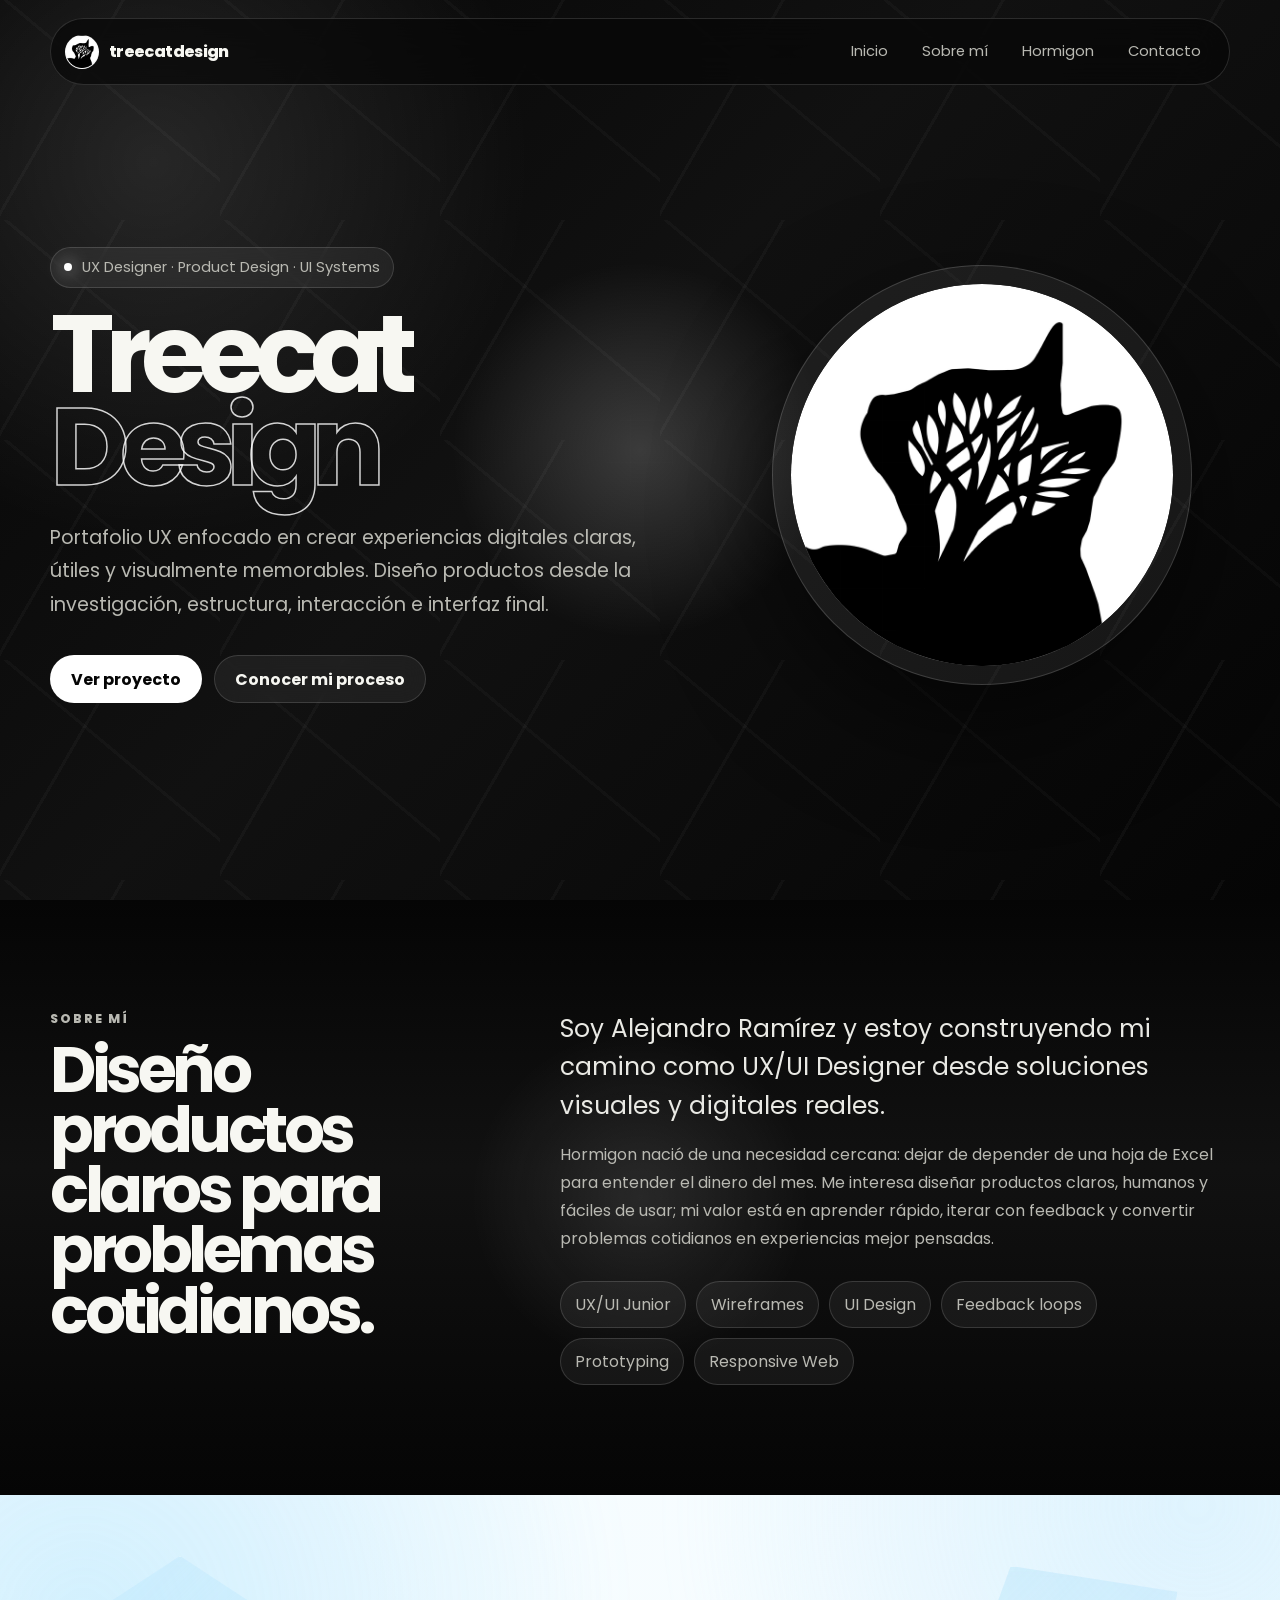
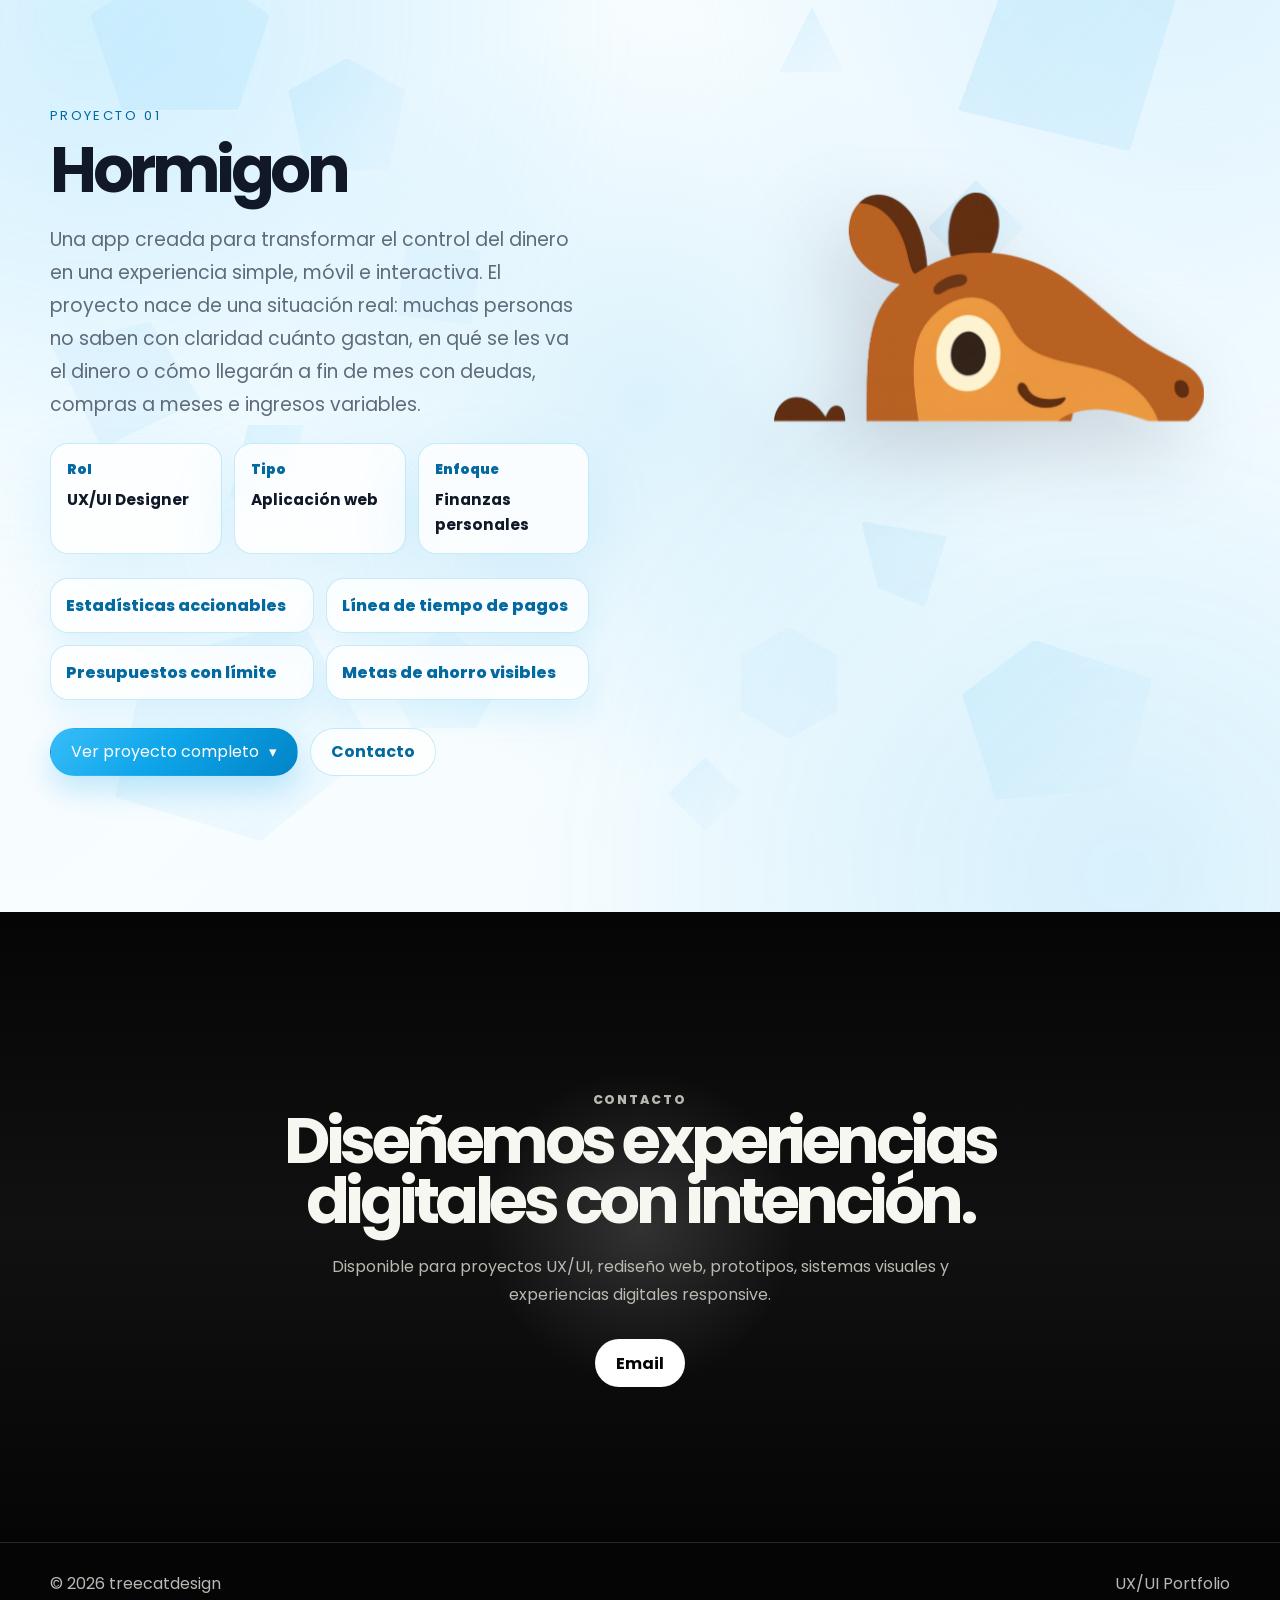
<file: index.html>
<!DOCTYPE html>
<html lang="es">
<head>
  <meta charset="UTF-8" />
  <meta name="viewport" content="width=device-width, initial-scale=1, viewport-fit=cover" />
  <title>treecatdesign | UX Portfolio</title>
  <link rel="stylesheet" href="./css/styles.css" />
  <link rel="stylesheet" href="./css/responsive-fixes.css" />
</head>

<body>
  <div class="page">
    <div class="noise"></div>

    <header class="nav">
      <a href="#inicio" class="brand" aria-label="Ir al inicio">
        <span class="brand-mark"></span>
        <span>treecatdesign</span>
      </a>

      <button class="nav-menu-toggle" type="button" aria-label="Abrir menú" aria-controls="nav-links" aria-expanded="false" data-nav-toggle>
        <span aria-hidden="true"></span>
        <span aria-hidden="true"></span>
        <span aria-hidden="true"></span>
      </button>

      <nav class="nav-links" id="nav-links" aria-label="Navegación principal">
        <a href="#inicio">Inicio</a>
        <a href="#sobre-mi">Sobre mí</a>
        <a href="#hormigon">Hormigon</a>
        <a href="#contacto">Contacto</a>
      </nav>
    </header>

    <main>
      <section class="section hero" id="inicio">
        <div class="container hero-grid">
          <div>
            <div class="eyebrow reveal">UX Designer · Product Design · UI Systems</div>

            <h1 class="hero-title reveal" style="--delay: 90ms;" data-hero-title aria-live="polite">
              Treecat
              <span>Design</span>
            </h1>

            <p class="hero-copy reveal" style="--delay: 180ms;">
              Portafolio UX enfocado en crear experiencias digitales claras, útiles y visualmente memorables.
              Diseño productos desde la investigación, estructura, interacción e interfaz final.
            </p>

            <div class="hero-actions reveal" style="--delay: 270ms;">
              <a class="btn btn-primary" href="#hormigon">Ver proyecto</a>
              <a class="btn btn-secondary" href="#sobre-mi">Conocer mi proceso</a>
            </div>
          </div>

          <button class="hero-logo-wrap hero-flip-card reveal" type="button" style="--delay: 180ms;" data-hero-card aria-label="Cambiar presentación">
            <span class="hero-card-inner" aria-hidden="true">
              <span class="hero-card-face hero-card-face--front">
                <img
                  class="hero-logo"
                  src="./assets/treecat-logo.jpeg"
                  alt=""
                />
              </span>

              <span class="hero-card-face hero-card-face--back">
                <img
                  class="hero-logo hero-logo--profile"
                  src="./assets/alejandro-ramirez-perfil.jpeg"
                  alt=""
                />
              </span>
            </span>
          </button>
        </div>
      </section>

      <section class="section about" id="sobre-mi">
        <div class="container split">
          <div class="reveal">
            <p class="section-kicker">Sobre mí</p>
            <h2>Diseño productos claros para problemas cotidianos.</h2>
          </div>

          <div>
            <p class="lead reveal" style="--delay: 80ms;">
              Soy Alejandro Ramírez y estoy construyendo mi camino como UX/UI Designer desde soluciones visuales y digitales reales.
            </p>

            <p class="muted reveal" style="--delay: 160ms;">
              Hormigon nació de una necesidad cercana: dejar de depender de una hoja de Excel para entender el dinero del mes. Me interesa diseñar productos claros, humanos y fáciles de usar; mi valor está en aprender rápido, iterar con feedback y convertir problemas cotidianos en experiencias mejor pensadas.
            </p>

            <div class="pill-grid reveal" style="--delay: 240ms;">
              <span class="pill">UX/UI Junior</span>
              <span class="pill">Wireframes</span>
              <span class="pill">UI Design</span>
              <span class="pill">Feedback loops</span>
              <span class="pill">Prototyping</span>
              <span class="pill">Responsive Web</span>
            </div>
          </div>
        </div>
      </section>

      <section class="section project project--finance" id="hormigon">
        <div class="finance-bg-polygons" aria-hidden="true">
          <span class="finance-bg-polygon"></span>
          <span class="finance-bg-polygon"></span>
          <span class="finance-bg-polygon"></span>
          <span class="finance-bg-polygon"></span>
          <span class="finance-bg-polygon"></span>
          <span class="finance-bg-polygon"></span>
          <span class="finance-bg-polygon"></span>
          <span class="finance-bg-polygon"></span>
          <span class="finance-bg-polygon"></span>
          <span class="finance-bg-polygon"></span>
          <span class="finance-bg-polygon"></span>
          <span class="finance-bg-polygon"></span>
          <span class="finance-bg-polygon"></span>
          <span class="finance-bg-polygon"></span>
        </div>

        <div class="container">
          <div class="finance-showcase">
            <div class="finance-showcase-copy reveal">
              <p class="project-number">Proyecto 01</p>
              <h2>Hormigon</h2>

              <p class="project-desc">
                Una app creada para transformar el control del dinero en una experiencia simple, móvil e interactiva. El proyecto nace de una situación real: muchas personas no saben con claridad cuánto gastan, en qué se les va el dinero o cómo llegarán a fin de mes con deudas, compras a meses e ingresos variables.
              </p>

              <div class="project-meta">
                <div class="meta-card">
                  <small>Rol</small>
                  <strong>UX/UI Designer</strong>
                </div>
                <div class="meta-card">
                  <small>Tipo</small>
                  <strong>Aplicación web</strong>
                </div>
                <div class="meta-card">
                  <small>Enfoque</small>
                  <strong>Finanzas personales</strong>
                </div>
              </div>

              <div class="finance-feature-list" aria-label="Características principales de la aplicación">
                <div class="finance-feature-item">Estadísticas accionables</div>
                <div class="finance-feature-item">Línea de tiempo de pagos</div>
                <div class="finance-feature-item">Presupuestos con límite</div>
                <div class="finance-feature-item">Metas de ahorro visibles</div>
              </div>

              <div class="finance-cta-actions reveal" style="--delay: 280ms;">
                <button class="btn finance-btn-primary finance-project-toggle" type="button" data-finance-toggle aria-expanded="false" aria-controls="hormigon-completo">Ver proyecto completo</button>
                <!-- TODO: agregar link real de Figma -->
                <!-- <a class="btn finance-btn-secondary" href="" target="_blank" rel="noopener">Ver prototipo en Figma</a> -->
                <a class="btn finance-btn-secondary" href="#contacto">Contacto</a>
              </div>
            </div>

            <div class="finance-mascot-stage reveal" style="--delay: 120ms;" aria-hidden="true">
              <div class="finance-mascot-peek">
                <div class="finance-mascot-float">
                  <picture class="finance-mascot-picture">
                    <source srcset="./assets/mascota-parada-celular.png" media="(max-width: 700px)" />
                    <img
                      class="finance-mascot-img"
                      src="./assets/asomado.webp"
                      alt="Mascota de Hormigon asomándose junto al caso de estudio"
                      width="630"
                      height="760"
                      loading="lazy"
                      decoding="async"
                    />
                  </picture>
                </div>
              </div>
            </div>
          </div>


          <div class="finance-project-detail" id="hormigon-completo" aria-hidden="true">
            <div class="finance-project-detail-inner">
            <div class="finance-story-card finance-story-card--compact reveal" id="hormigon-historia">
              <div>
                <p class="section-kicker">Contexto breve</p>
                <h3>Una app para registrar, entender y anticipar el dinero del mes.</h3>
                <figure class="finance-story-mascot" aria-label="Mascota tomando una moneda para representar el origen de la app">
                  <img
                    src="./assets/mascota-necesidad-real.webp"
                    alt="Mascota tomando una moneda como metáfora de control financiero"
                    width="760"
                    height="465"
                    loading="lazy"
                    decoding="async"
                  />
                </figure>
              </div>

              <div class="finance-story-copy">
                <p>
                  Hormigon nace de una necesidad real: controlar finanzas personales desde Excel funcionaba, pero actualizar gastos, ingresos extra, deudas familiares y compras a meses se volvió tedioso.
                </p>
                <p>
                  La app está pensada para personas que ya intentan organizarse, pero necesitan registrar movimientos desde el celular, revisar cómo va el mes y anticipar pagos sin depender de una computadora.
                </p>

                <div class="finance-problem-compact reveal" style="--delay: 120ms;">
                  <span>Problema + oportunidad</span>
                  <p>Las herramientas manuales ayudan a organizarse, pero fallan cuando registrar dinero exige demasiado esfuerzo justo en momentos cotidianos.</p>
                  <strong>¿Cómo podríamos hacer que revisar y registrar finanzas sea tan inmediato como consultar el celular?</strong>
                </div>

                <div class="finance-story-points" aria-label="Objetivos principales del producto">
                  <div class="finance-story-point">Registrar rápido</div>
                  <div class="finance-story-point">Entender patrones</div>
                  <div class="finance-story-point">Anticipar pagos</div>
                </div>
              </div>
            </div>

            <section class="finance-case-chapter finance-case-research reveal" aria-labelledby="finance-research-title">
              <div class="finance-case-layout">
                <aside class="finance-case-rail" aria-hidden="true">
                  <span>01</span>
                  <i></i>
                </aside>

                <div class="finance-case-content">
                  <div class="finance-case-head">
                    <p class="section-kicker">Investigación ligera</p>
                    <h3 id="finance-research-title">Qué observé antes de diseñar.</h3>
                    <p>
                      Validé el problema con uso real en casa, conversaciones informales y síntesis de patrones. El objetivo era separar una molestia personal de una fricción repetible.
                    </p>
                  </div>

                  <div class="finance-research-methods" aria-label="Métodos utilizados durante la investigación">
                    <article class="finance-method-card reveal" style="--delay: 80ms;">
                      <span>Contexto</span>
                      <strong>Uso real en casa</strong>
                      <p>Observé cuándo se rompía el hábito: al dejar compras pendientes para capturarlas después, al mezclar deudas con gastos del mes y al depender del escritorio.</p>
                    </article>

                    <article class="finance-method-card reveal" style="--delay: 150ms;">
                      <span>Validación</span>
                      <strong>Conversaciones informales</strong>
                      <p>Contrasté el problema con amigos y familiares que usan Excel, notas o apps bancarias aisladas para entender qué soluciones ya intentaban.</p>
                    </article>

                    <article class="finance-method-card reveal" style="--delay: 220ms;">
                      <span>Síntesis</span>
                      <strong>Patrones de comportamiento</strong>
                      <p>Agrupé las respuestas por fricciones: captura tardía, falta de visibilidad del mes, ingresos variables y dificultad para anticipar pagos futuros.</p>
                    </article>
                  </div>

                  <div class="finance-insight-board" aria-label="Hallazgos principales de investigación">
                    <div class="finance-insight-board-head">
                      <span>Insights clave</span>
                      <p>El problema no era falta de intención: era esfuerzo, momento y claridad.</p>
                    </div>

                    <div class="finance-insight-grid">
                      <article class="finance-insight-card reveal" style="--delay: 90ms;">
                        <small>Insight 01</small>
                        <h4>La fricción mata el hábito.</h4>
                        <p>Cuando el registro depende de abrir una hoja de cálculo, el usuario pospone la captura y termina perdiendo el control del mes.</p>
                      </article>

                      <article class="finance-insight-card reveal" style="--delay: 170ms;">
                        <small>Insight 02</small>
                        <h4>El dinero se mueve en momentos pequeños.</h4>
                        <p>Los gastos, préstamos familiares e ingresos extra ocurren durante el día; la herramienta debía estar disponible justo en ese momento.</p>
                      </article>

                      <article class="finance-insight-card reveal" style="--delay: 250ms;">
                        <small>Insight 03</small>
                        <h4>La claridad debe responder “¿cómo voy?”.</h4>
                        <p>El usuario no solo necesita registrar; necesita entender si puede gastar, ahorrar o si debe ajustar antes de cerrar el mes.</p>
                      </article>
                    </div>
                  </div>
                </div>
              </div>
            </section>

            <section class="finance-case-chapter finance-case-exploration reveal" aria-labelledby="finance-exploration-title">
              <div class="finance-case-layout">
                <aside class="finance-case-rail" aria-hidden="true">
                  <span>02</span>
                  <i></i>
                </aside>

                <div class="finance-case-content">
                  <div class="finance-case-head">
                    <p class="section-kicker">Exploración inicial</p>
                    <h3 id="finance-exploration-title">Wireframes para ordenar la experiencia antes del diseño final.</h3>
                    <p>
                      Antes de pulir la interfaz visual, exploré la estructura base de las pantallas principales: inicio, registro de gasto, cuentas o tarjetas y metas de ahorro. La intención era validar jerarquía, flujo y carga de información antes de invertir tiempo en acabado visual.
                    </p>
                  </div>

                  <div class="finance-wireframe-grid" aria-label="Exploraciones iniciales de wireframes">
                    <article class="finance-wireframe-card reveal" style="--delay: 70ms;">
                      <button
                        class="finance-function-zoom finance-wireframe-thumb"
                        type="button"
                        data-full-image="./assets/hormigon/proceso/wireframe-home.png"
                        data-full-title="Home / resumen financiero"
                        data-modal-frame="phone"
                        aria-label="Ver wireframe completo de Home / resumen financiero"
                      >
                        <img
                          src="./assets/hormigon/proceso/wireframe-home.png"
                          alt="Wireframe inicial del home de Hormigón con métricas, mascota, presupuesto y registros recientes."
                          width="390"
                          height="843"
                          loading="lazy"
                          decoding="async"
                        />
                      </button>
                      <h4>Inicio / resumen financiero</h4>
                      <p>Exploración de jerarquía para balance, historial, presupuesto y acciones frecuentes.</p>
                    </article>

                    <article class="finance-wireframe-card reveal" style="--delay: 130ms;">
                      <button
                        class="finance-function-zoom finance-wireframe-thumb"
                        type="button"
                        data-full-image="./assets/hormigon/proceso/wireframe-registro-gasto.png"
                        data-full-title="Registro de gasto"
                        data-modal-frame="phone"
                        aria-label="Ver wireframe completo de Registro de gasto"
                      >
                        <img
                          src="./assets/hormigon/proceso/wireframe-registro-gasto.png"
                          alt="Wireframe del formulario para registrar un gasto en Hormigón."
                          width="390"
                          height="843"
                          loading="lazy"
                          decoding="async"
                        />
                      </button>
                      <h4>Registro de gasto</h4>
                      <p>Estructura inicial para capturar monto, fecha, descripción, etiqueta y forma de pago.</p>
                    </article>

                    <article class="finance-wireframe-card reveal" style="--delay: 190ms;">
                      <button
                        class="finance-function-zoom finance-wireframe-thumb"
                        type="button"
                        data-full-image="./assets/hormigon/proceso/wireframe-metas-ahorro.png"
                        data-full-title="Metas / ahorro"
                        data-modal-frame="phone"
                        aria-label="Ver wireframe completo de Metas / ahorro"
                      >
                        <img
                          src="./assets/hormigon/proceso/wireframe-metas-ahorro.png"
                          alt="Wireframe de la pantalla de metas de ahorro de Hormigón."
                          width="390"
                          height="843"
                          loading="lazy"
                          decoding="async"
                        />
                      </button>
                      <h4>Metas / ahorro</h4>
                      <p>Distribución inicial para visualizar avance mensual y objetivos de ahorro.</p>
                    </article>

                    <article class="finance-wireframe-card reveal" style="--delay: 250ms;">
                      <button
                        class="finance-function-zoom finance-wireframe-thumb"
                        type="button"
                        data-full-image="./assets/hormigon/proceso/wireframe-tarjetas-cuentas.png"
                        data-full-title="Tarjetas o cuentas"
                        data-modal-frame="phone"
                        aria-label="Ver wireframe completo de Tarjetas o cuentas"
                      >
                        <img
                          src="./assets/hormigon/proceso/wireframe-tarjetas-cuentas.png"
                          alt="Wireframe del formulario para registrar tarjeta o cuenta en Hormigón."
                          width="390"
                          height="843"
                          loading="lazy"
                          decoding="async"
                        />
                      </button>
                      <h4>Tarjetas o cuentas</h4>
                      <p>Exploración para registrar diferentes fuentes de dinero y tarjetas.</p>
                    </article>
                  </div>
                </div>
              </div>
            </section>

            <section class="finance-case-chapter finance-case-evolution reveal" aria-labelledby="finance-evolution-title">
              <div class="finance-case-layout">
                <aside class="finance-case-rail" aria-hidden="true">
                  <span>03</span>
                  <i></i>
                </aside>

                <div class="finance-case-content">
                  <div class="finance-case-head">
                    <p class="section-kicker">Evolución visual</p>
                    <h3 id="finance-evolution-title">Del wireframe a una pantalla más accionable.</h3>
                    <p>
                      La pantalla principal evolucionó desde una estructura base hacia una versión más completa y accionable. Los cambios no buscaban replicar el Figma al 100%, sino mejorar claridad, jerarquía y utilidad conforme avanzó el producto.
                    </p>
                  </div>

                  <div class="finance-evolution-grid" aria-label="Evolución visual de la pantalla principal">
                    <article class="finance-evolution-card reveal" style="--delay: 70ms;">
                      <button
                        class="finance-function-zoom finance-evolution-thumb"
                        type="button"
                        data-full-image="./assets/hormigon/proceso/evolucion-wireframe.png"
                        data-full-title="Wireframe inicial"
                        data-modal-frame="phone"
                        aria-label="Ver etapa Wireframe inicial"
                      >
                        <img
                          src="./assets/hormigon/proceso/evolucion-wireframe.png"
                          alt="Wireframe inicial de la pantalla principal de Hormigón."
                          width="390"
                          height="843"
                          loading="lazy"
                          decoding="async"
                        />
                      </button>
                      <h4>Wireframe inicial</h4>
                      <p>Definí estructura, jerarquía y elementos principales del home.</p>
                    </article>

                    <article class="finance-evolution-card reveal" style="--delay: 140ms;">
                      <button
                        class="finance-function-zoom finance-evolution-thumb"
                        type="button"
                        data-full-image="./assets/hormigon/proceso/evolucion-figma.jpeg"
                        data-full-title="Primera propuesta visual"
                        data-modal-frame="phone"
                        aria-label="Ver etapa Primera propuesta visual"
                      >
                        <img
                          src="./assets/hormigon/proceso/evolucion-figma.jpeg"
                          alt="Primera propuesta visual en Figma de la pantalla principal de Hormigón."
                          width="779"
                          height="1600"
                          loading="lazy"
                          decoding="async"
                        />
                      </button>
                      <h4>Primera propuesta visual</h4>
                      <p>Exploré una interfaz más limpia, amigable y centrada en la mascota.</p>
                    </article>

                    <article class="finance-evolution-card reveal" style="--delay: 210ms;">
                      <button
                        class="finance-function-zoom finance-evolution-thumb"
                        type="button"
                        data-full-image="./assets/hormigon/proceso/evolucion-final.jpeg"
                        data-full-title="Versión final refinada"
                        data-modal-frame="phone"
                        aria-label="Ver etapa Versión final refinada"
                      >
                        <img
                          src="./assets/hormigon/proceso/evolucion-final.jpeg"
                          alt="Versión final refinada de la pantalla principal de Hormigón."
                          width="781"
                          height="1600"
                          loading="lazy"
                          decoding="async"
                        />
                      </button>
                      <h4>Versión final refinada</h4>
                      <p>Ajusté la pantalla para mostrar balance proyectado, salud financiera y metas con mayor claridad.</p>
                    </article>
                  </div>

                  <div class="finance-ui-decisions reveal" style="--delay: 260ms;" aria-label="Decisiones visuales de Hormigon">
                    <div class="finance-ui-decisions-head">
                      <span>Decisiones de UI</span>
                      <h4>La interfaz se diseñó para sentirse clara, cercana y fácil de revisar.</h4>
                    </div>

                    <ul class="finance-ui-decision-list">
                      <li><strong>Paleta:</strong> tonos azules y turquesa para comunicar claridad, control y confianza sin sentirse como una app bancaria rígida.</li>
                      <li><strong>Tipografía:</strong> jerarquías grandes para balance y acciones principales, con textos secundarios más compactos para lectura rápida.</li>
                      <li><strong>Mascota:</strong> el personaje conecta con la idea de “gastos hormiga” y vuelve el seguimiento financiero más amigable.</li>
                      <li><strong>Componentes:</strong> cards, chips, botones y estados reutilizables para mantener consistencia entre home, registro, metas y cuentas.</li>
                    </ul>
                  </div>
                </div>
              </div>
            </section>

            <section class="finance-case-chapter finance-case-feedback reveal" aria-labelledby="finance-feedback-title">
              <div class="finance-case-layout">
                <aside class="finance-case-rail" aria-hidden="true">
                  <span>04</span>
                  <i></i>
                </aside>

                <div class="finance-case-content">
                  <div class="finance-case-head">
                    <p class="section-kicker">Iteraciones por feedback</p>
                    <h3 id="finance-feedback-title">Cuatro ajustes que hicieron el producto más realista.</h3>
                    <p>
                      La retroalimentación ayudó a detectar supuestos débiles y convertirlos en decisiones concretas. Cada caso muestra qué existía antes, qué problema apareció, qué cambio apliqué y qué mejoró.
                    </p>
                  </div>

                  <div class="finance-feedback-grid" aria-label="Ejemplos de iteración por feedback">
                    <article class="finance-feedback-card reveal" style="--delay: 70ms;">
                      <span>01</span>
                      <h4>Ingresos variables</h4>
                      <dl>
                        <div><dt>Antes</dt><dd>El flujo asumía sueldo fijo y fechas de pago predecibles.</dd></div>
                        <div><dt>Feedback</dt><dd>Una persona por honorarios no podía representar su realidad financiera.</dd></div>
                        <div><dt>Cambio aplicado</dt><dd>Agregar captura manual de ingresos cuando ocurren.</dd></div>
                        <div><dt>Resultado</dt><dd>La app sirve para freelancers, ingresos extra y pagos irregulares.</dd></div>
                      </dl>
                    </article>

                    <article class="finance-feedback-card reveal" style="--delay: 130ms;">
                      <span>02</span>
                      <h4>Varias cuentas o tarjetas</h4>
                      <dl>
                        <div><dt>Antes</dt><dd>El dinero se entendía como un saldo general.</dd></div>
                        <div><dt>Feedback</dt><dd>El usuario suele separar débito, efectivo, cuentas compartidas o tarjetas.</dd></div>
                        <div><dt>Cambio aplicado</dt><dd>Preparar el modelo para registrar movimientos por cuenta.</dd></div>
                        <div><dt>Resultado</dt><dd>La lectura del disponible se vuelve más fiel a la vida diaria.</dd></div>
                      </dl>
                    </article>

                    <article class="finance-feedback-card reveal" style="--delay: 190ms;">
                      <span>03</span>
                      <h4>Inicio demasiado extenso</h4>
                      <dl>
                        <div><dt>Antes</dt><dd>El home reunía métricas, gráficas, deudas, metas e historial.</dd></div>
                        <div><dt>Feedback</dt><dd>La pantalla se sentía pesada para una consulta rápida.</dd></div>
                        <div><dt>Cambio aplicado</dt><dd>Separar lectura profunda y dejar el home para acciones frecuentes.</dd></div>
                        <div><dt>Resultado</dt><dd>Menos ruido visual y mejor ritmo al abrir la app.</dd></div>
                      </dl>
                    </article>

                    <article class="finance-feedback-card reveal" style="--delay: 250ms;">
                      <span>04</span>
                      <h4>Simplificación del inicio</h4>
                      <dl>
                        <div><dt>Antes</dt><dd>El primer vistazo intentaba explicar todo el producto.</dd></div>
                        <div><dt>Feedback</dt><dd>La saturación hacía más difícil decidir qué hacer primero.</dd></div>
                        <div><dt>Cambio aplicado</dt><dd>Priorizar resumen financiero, historial y botón de registro.</dd></div>
                        <div><dt>Resultado</dt><dd>La experiencia inicial queda más directa y lista para validar.</dd></div>
                      </dl>
                    </article>
                  </div>
                </div>
              </div>
            </section>

            <section class="finance-app-value finance-smart-lab reveal" aria-label="Solución final de Hormigon">
              <span class="finance-solution-number" aria-hidden="true">05</span>
              <div class="finance-smart-intro">
                <p class="section-kicker">Solución final</p>
                <h3>Una app para registrar, entender y anticipar.</h3>
                <p>
                  La propuesta final reduce el esfuerzo de captura y convierte los movimientos del mes en señales simples para decidir mejor.
                </p>

                <div class="finance-value-badges" aria-label="Beneficios principales">
                  <span>Registro rápido</span>
                  <span>Lectura clara</span>
                  <span>Pagos anticipados</span>
                </div>

                <div class="finance-smart-metrics" aria-label="Indicadores de valor de la app">
                  <div class="finance-smart-metric">
                    <small>Módulos clave</small>
                    <strong>04</strong>
                    <span>acciones y lecturas esenciales</span>
                  </div>
                  <div class="finance-smart-metric">
                    <small>Foco UX</small>
                    <strong>Menos ruido</strong>
                    <span>home más directo y escaneable</span>
                  </div>
                  <div class="finance-smart-metric">
                    <small>Aprendizaje</small>
                    <strong>Iterar</strong>
                    <span>feedback convertido en estructura</span>
                  </div>
                </div>
              </div>

              <div class="finance-smart-showcase" aria-label="Demostración interactiva de pantallas de Hormigon">
                <div class="finance-smart-stage">
                  <span class="finance-smart-orbit finance-smart-orbit--one" aria-hidden="true"></span>
                  <span class="finance-smart-orbit finance-smart-orbit--two" aria-hidden="true"></span>

                  <div class="finance-smart-device-wrap">
                    <button
                      class="finance-function-zoom finance-smart-device"
                      type="button"
                      data-smart-main-device
                      data-full-image="./assets/hormigon/proceso/registrar-gasto-final.jpeg"
                      data-full-title="Registrar movimientos"
                      aria-label="Ver imagen completa de Registrar movimientos"
                    >
                      <span class="finance-phone-speaker" aria-hidden="true"></span>
                      <img
                        src="./assets/hormigon/proceso/registrar-gasto-final.jpeg"
                        alt="Pantalla final para registrar ingreso o egreso en Hormigón, con campos de cantidad, fecha, descripción, etiquetas y forma de pago."
                        width="782"
                        height="1600"
                        loading="lazy"
                        decoding="async"
                        data-smart-main-image
                      />
                      <span class="finance-phone-shine" aria-hidden="true"></span>
                    </button>

                    <div class="finance-smart-floating-card finance-smart-floating-card--top" aria-hidden="true">
                      <span></span>
                      <strong>Próximo corte</strong>
                      <small>$4,250 estimado</small>
                    </div>

                    <div class="finance-smart-floating-card finance-smart-floating-card--bottom" aria-hidden="true">
                      <span></span>
                      <strong>Meta activa</strong>
                      <small>72% completada</small>
                    </div>
                  </div>
                </div>

                  <div class="finance-smart-panel">
                    <div class="finance-smart-panel-head">
                    <span>Módulos clave</span>
                  </div>

                  <div class="finance-smart-controls" role="list" aria-label="Seleccionar función destacada">
                    <button
                      class="finance-smart-control is-active"
                      type="button"
                      role="listitem"
                      data-smart-title="Registrar movimientos"
                      data-smart-copy="Capturar ingresos o egresos desde el celular evita dejar movimientos pendientes y permite clasificar cada registro con etiquetas y forma de pago."
                      data-smart-image="./assets/hormigon/proceso/registrar-gasto-final.jpeg"
                      data-smart-alt="Pantalla final para registrar ingreso o egreso en Hormigón, con campos de cantidad, fecha, descripción, etiquetas y forma de pago."
                    >
                      <span>01</span>
                      <strong>Registrar movimientos</strong>
                      <small>Acción frecuente</small>
                      <p class="finance-smart-control-copy">Capturar ingresos o egresos desde el celular evita dejar movimientos pendientes y permite clasificar cada registro.</p>
                    </button>

                    <button
                      class="finance-smart-control"
                      type="button"
                      role="listitem"
                      data-smart-title="Entender gastos"
                      data-smart-copy="Identifica categorías con mayor impacto para reconocer patrones y ajustar decisiones durante el mes."
                      data-smart-image="./assets/finance-feature-ranking-gastos.jpeg"
                      data-smart-alt="Captura del ranking de gastos por categoría"
                    >
                      <span>02</span>
                      <strong>Entender gastos</strong>
                      <small>Patrones y categorías</small>
                      <p class="finance-smart-control-copy">Identifica categorías con mayor impacto para reconocer patrones y ajustar decisiones durante el mes.</p>
                    </button>

                    <button
                      class="finance-smart-control"
                      type="button"
                      role="listitem"
                      data-smart-title="Anticipar pagos"
                      data-smart-copy="Muestra deudas, compras a meses y pagos próximos para que el usuario entienda qué dinero ya está comprometido."
                      data-smart-image="./assets/finance-feature-linea-tiempo.jpeg"
                      data-smart-alt="Captura de la función Línea de tiempo de pagos"
                    >
                      <span>03</span>
                      <strong>Anticipar pagos</strong>
                      <small>Deudas y compromisos</small>
                      <p class="finance-smart-control-copy">Muestra deudas, compras a meses y pagos próximos para que el usuario entienda qué dinero ya está comprometido.</p>
                    </button>

                    <button
                      class="finance-smart-control"
                      type="button"
                      role="listitem"
                      data-smart-title="Metas de ahorro"
                      data-smart-copy="Convierte el ahorro en progreso visible para que el usuario vea avances, retiros y abonos de forma simple."
                      data-smart-image="./assets/finance-feature-metas.jpeg"
                      data-smart-alt="Captura de metas de ahorro y progreso"
                    >
                      <span>04</span>
                      <strong>Seguir metas</strong>
                      <small>Ahorro visible</small>
                      <p class="finance-smart-control-copy">Convierte el ahorro en progreso visible para que el usuario vea avances, retiros y abonos de forma simple.</p>
                    </button>
                  </div>
                </div>
              </div>

              <section class="finance-final-video is-hidden-until-video" hidden aria-label="Demo en video del flujo para registrar gasto">
                <!-- TODO: agregar demo de video real en ./assets/hormigon/proceso/demo-registro-gasto.mp4 -->
                <!-- Formato recomendado: MP4 H.264, 1080x1920 o 720x1280, duración máxima 15-20 segundos, peso ideal menor a 8 MB. -->
                <div class="finance-final-video-head">
                  <span>Demo navegable</span>
                  <h4>Flujo real para registrar un gasto.</h4>
                  <p>Un recorrido breve para mostrar cómo se captura un gasto desde el flujo real de la app.</p>
                </div>
                <div class="finance-final-video-frame">
                  <!--
                  <video controls muted playsinline preload="metadata">
                    <source src="./assets/hormigon/proceso/demo-registro-gasto.mp4" type="video/mp4" />
                  </video>
                  -->
                </div>
              </section>

              <section class="finance-final-gallery is-hidden-until-assets" hidden aria-label="Más pantallas finales de Hormigon">
                <!-- TODO: agregar capturas reales en ./assets/hormigon/proceso/ y quitar hidden de esta sección. -->
                <div class="finance-final-gallery-head">
                  <span>Pantallas finales</span>
                  <h4>Capturas adicionales listas para documentar el producto.</h4>
                </div>

                <div class="finance-final-gallery-grid">
                  <article class="finance-final-screen-card">
                    <button class="finance-function-zoom finance-final-screen-thumb" type="button" data-full-image="./assets/hormigon/proceso/home-final.jpeg" data-full-title="Home" data-modal-frame="phone" aria-label="Ver pantalla final Home">
                      <img src="./assets/hormigon/proceso/home-final.jpeg" alt="Pantalla final Home de Hormigon." width="781" height="1600" loading="lazy" decoding="async" />
                    </button>
                    <h5>Home</h5>
                    <p>Resumen, balance y acciones principales.</p>
                  </article>

                  <article class="finance-final-screen-card">
                    <button class="finance-function-zoom finance-final-screen-thumb" type="button" data-full-image="./assets/hormigon/proceso/cuentas-tarjetas-final.jpeg" data-full-title="Cuentas y tarjetas" data-modal-frame="phone" aria-label="Ver pantalla final Cuentas y tarjetas">
                      <img src="./assets/hormigon/proceso/cuentas-tarjetas-final.jpeg" alt="Pantalla final de cuentas y tarjetas en Hormigon." width="781" height="1600" loading="lazy" decoding="async" />
                    </button>
                    <h5>Cuentas y tarjetas</h5>
                    <p>Registro de fuentes de dinero y formas de pago.</p>
                  </article>

                  <article class="finance-final-screen-card">
                    <button class="finance-function-zoom finance-final-screen-thumb" type="button" data-full-image="./assets/hormigon/proceso/metas-ahorro-final.jpeg" data-full-title="Metas de ahorro" data-modal-frame="phone" aria-label="Ver pantalla final Metas de ahorro">
                      <img src="./assets/hormigon/proceso/metas-ahorro-final.jpeg" alt="Pantalla final de metas de ahorro en Hormigon." width="781" height="1600" loading="lazy" decoding="async" />
                    </button>
                    <h5>Metas de ahorro</h5>
                    <p>Progreso visible para objetivos personales.</p>
                  </article>

                  <article class="finance-final-screen-card">
                    <button class="finance-function-zoom finance-final-screen-thumb" type="button" data-full-image="./assets/hormigon/proceso/deudas-final.jpeg" data-full-title="Vista de deudas" data-modal-frame="phone" aria-label="Ver pantalla final Vista de deudas">
                      <img src="./assets/hormigon/proceso/deudas-final.jpeg" alt="Pantalla final de vista de deudas en Hormigon." width="781" height="1600" loading="lazy" decoding="async" />
                    </button>
                    <h5>Vista de deudas</h5>
                    <p>Pagos pendientes, cortes y compromisos próximos.</p>
                  </article>
                </div>
              </section>
            </section>

            <section class="finance-case-chapter finance-results finance-case-close reveal" aria-labelledby="finance-results-title">
              <div class="finance-case-layout">
                <aside class="finance-case-rail" aria-hidden="true">
                  <span>06</span>
                  <i></i>
                </aside>

                <div class="finance-case-content">
                  <div class="finance-case-head finance-results-head">
                    <p class="section-kicker">Resultados, aprendizajes y próximos pasos</p>
                    <h3 id="finance-results-title">Un avance honesto desde una necesidad real.</h3>
                    <p>
                      Hormigon todavía no presume métricas grandes ni una muestra amplia de usuarios. La validación inicial viene de uso cotidiano: mi pareja usa la app a diario desde hace meses como tester principal, lo que permitió observar fricciones reales, ajustar el flujo de registro y preparar el producto para pruebas externas.
                    </p>
                  </div>

                  <div class="finance-outcome-strip" aria-label="Resultados del proyecto Hormigon">
                    <article class="finance-outcome-card reveal" style="--delay: 80ms;">
                      <small>Validación real</small>
                      <strong>Uso diario</strong>
                      <span>la app se está usando desde hace meses como herramienta cotidiana de registro y seguimiento</span>
                    </article>

                    <article class="finance-outcome-card reveal" style="--delay: 150ms;">
                      <small>Feedback aplicado</small>
                      <strong>Casos reales</strong>
                      <span>el uso continuo ayudó a ajustar ingresos variables, múltiples cuentas y acciones frecuentes</span>
                    </article>

                    <article class="finance-outcome-card reveal" style="--delay: 220ms;">
                      <small>Producto</small>
                      <strong>Más claro</strong>
                      <span>el inicio y el registro se simplificaron para reducir fricción en el uso diario</span>
                    </article>
                  </div>

                  <div class="finance-learning-grid" aria-label="Aprendizajes y próximos pasos del caso">
                    <article class="finance-learning-card reveal" style="--delay: 90ms;">
                      <span>Aprendizaje</span>
                      <h4>Validar en contexto real.</h4>
                      <p>El uso diario mostró detalles que no aparecen en una revisión rápida: campos confusos, acciones repetidas y escenarios financieros más variados.</p>
                    </article>

                    <article class="finance-learning-card reveal" style="--delay: 170ms;">
                      <span>Próximo paso</span>
                      <h4>Ampliar pruebas externas.</h4>
                      <p>Probar el producto con personas fuera del contexto familiar para contrastar necesidades, lenguaje y hábitos de registro.</p>
                    </article>

                    <article class="finance-learning-card reveal" style="--delay: 250ms;">
                      <span>Evolución</span>
                      <h4>Medir tareas clave.</h4>
                      <p>Observar cuánto tarda una persona en registrar gasto, ingreso o deuda sin ayuda, sin presentar el dato como métrica hasta tener una muestra suficiente.</p>
                    </article>
                  </div>
                </div>
              </div>
            </section>

            <section class="finance-project-close-scene reveal" aria-label="Cerrar proyecto Hormigon">
              <picture class="finance-project-close-picture">
                <img
                  src="./assets/fondo-proyecto1.png"
                  alt="Mascota observando hormigas que transportan monedas"
                  width="1672"
                  height="846"
                  loading="lazy"
                  decoding="async"
                />
              </picture>

              <div class="finance-project-close-actions">
                <button class="btn finance-btn-primary finance-project-close-btn" type="button" data-finance-close>Volver al inicio</button>
              </div>
            </section>


            </div>
          </div>
        </div>
      </section>

      <section class="section contact" id="contacto">
        <div class="container">
          <p class="section-kicker reveal">Contacto</p>
          <h2 class="reveal" style="--delay: 80ms;">
            Diseñemos experiencias digitales con intención.
          </h2>
          <p class="reveal" style="--delay: 160ms;">
            Disponible para proyectos UX/UI, rediseño web, prototipos, sistemas visuales y experiencias digitales responsive.
          </p>

          <div class="contact-actions reveal" style="--delay: 240ms;">
            <a class="btn btn-primary" href="mailto:hola@treecatdesign.com">Email</a>
            <!-- TODO: agregar LinkedIn real -->
            <!-- <a class="btn btn-secondary" href="" target="_blank" rel="noopener">LinkedIn</a> -->
            <!-- TODO: agregar link real de Figma -->
            <!-- <a class="btn btn-secondary" href="" target="_blank" rel="noopener">Figma</a> -->
            <!-- TODO: agregar CV en PDF y quitar hidden cuando exista el archivo ./assets/cv/alejandro-ramirez-cv.pdf -->
            <a class="btn btn-secondary is-hidden-until-ready" href="./assets/cv/alejandro-ramirez-cv.pdf" download hidden>Descargar CV</a>
          </div>
        </div>
      </section>
    </main>

    <footer class="footer">
      <div class="container">
        <span>© 2026 treecatdesign</span>
        <span>UX/UI Portfolio</span>
      </div>
    </footer>
  </div>
  <div class="finance-image-modal" data-finance-modal aria-hidden="true" role="dialog" aria-modal="true" aria-labelledby="finance-modal-title">
    <div class="finance-image-modal__backdrop" data-finance-modal-close></div>
    <div class="finance-image-modal__content" role="document">
      <button class="finance-image-modal__close" type="button" data-finance-modal-close aria-label="Cerrar imagen completa">×</button>
      <p class="finance-image-modal__title" id="finance-modal-title">Vista completa</p>
      <div class="finance-image-modal__frame" data-finance-modal-frame>
        <span class="finance-image-modal__speaker" aria-hidden="true"></span>
        <img class="finance-image-modal__image" data-finance-modal-image alt="Vista ampliada de la captura seleccionada" />
        <span class="finance-image-modal__shine" aria-hidden="true"></span>
      </div>
    </div>
  </div>
  <script src="./js/main.js" defer></script>
</body>
</html>
</file>
<file: css/styles.css>
@import url("https://fonts.googleapis.com/css2?family=Poppins:wght@400;500;600;700;800;900&display=swap");
:root {
  --bg: #080808;
  --text: #f7f7f2;
  --muted: #b9b9b2;
  --line: rgba(255, 255, 255, 0.14);
  --glass: rgba(255, 255, 255, 0.08);
  --glass-strong: rgba(255, 255, 255, 0.13);
  --black: #050505;
  --white: #ffffff;

  --radius-lg: 34px;
  --radius-md: 24px;
  --max: 1180px;

  --mx: 50%;
  --my: 50%;

  --logo-image: url("../assets/treecat-logo.jpeg");
  --innovadora-blue: #005691;
  --innovadora-red: #ff4757;
  --innovadora-yellow: #ffd54f;
  --innovadora-dark: #0a1931;
  --innovadora-text: #2d3436;
  --innovadora-logo: url("../assets/innovadora-logo-white.png");
}

* {
  box-sizing: border-box;
}

html {
  scroll-behavior: smooth;
}

body {
  margin: 0;
  font-family: "Poppins", sans-serif;
  background: var(--bg);
  color: var(--text);
  overflow-x: clip;
}

button,
input,
textarea,
select {
  font-family: inherit;
}

img {
  max-width: 100%;
  display: block;
}

a {
  color: inherit;
  text-decoration: none;
}

a:focus-visible,
button:focus-visible {
  outline: 3px solid rgba(255, 255, 255, .55);
  outline-offset: 4px;
}

.page {
  position: relative;
  overflow: hidden;
}

.noise {
  position: fixed;
  inset: 0;
  pointer-events: none;
  opacity: 0.22;
  z-index: 30;
  background-image:
    linear-gradient(rgba(255,255,255,.035) 1px, transparent 1px),
    linear-gradient(90deg, rgba(255,255,255,.035) 1px, transparent 1px);
  background-size: 42px 42px;
  mask-image: radial-gradient(circle at center, black, transparent 80%);
}

.nav {
  position: fixed;
  top: 18px;
  left: 50%;
  transform: translateX(-50%);
  width: min(calc(100% - 32px), var(--max));
  z-index: 50;
  display: flex;
  justify-content: space-between;
  align-items: center;
  padding: 12px 14px;
  border: 1px solid var(--line);
  border-radius: 999px;
  background: rgba(7, 7, 7, 0.66);
  backdrop-filter: blur(18px);
  transition: transform .28s ease, opacity .28s ease;
  will-change: transform;
}

.nav.nav-hidden {
  transform: translate(-50%, calc(-100% - 36px));
  opacity: 0;
  pointer-events: none;
}

.brand {
  display: flex;
  align-items: center;
  gap: 10px;
  font-weight: 800;
  letter-spacing: -0.04em;
}

.brand-mark {
  width: 34px;
  height: 34px;
  border-radius: 50%;
  background-image: var(--logo-image);
  background-position: center;
  background-size: cover;
  border: 1px solid rgba(255,255,255,.2);
}

.nav-links {
  display: flex;
  gap: 6px;
}

.nav-links a {
  padding: 10px 14px;
  border-radius: 999px;
  color: var(--muted);
  font-size: 0.92rem;
  transition: 0.25s ease;
}

.nav-links a:hover {
  background: var(--glass);
  color: var(--text);
}

.section {
  position: relative;
  padding: 110px 22px;
  isolation: isolate;
}

.container {
  width: min(100%, var(--max));
  margin: 0 auto;
  position: relative;
  z-index: 2;
}

.hero {
  min-height: 100svh;
  display: grid;
  align-items: center;
  padding-top: 120px;
  padding-bottom: 70px;
  background:
    radial-gradient(circle at var(--mx) var(--my), rgba(255,255,255,.18), transparent 24%),
    radial-gradient(circle at 12% 18%, rgba(255,255,255,.12), transparent 28%),
    linear-gradient(135deg, #050505, #111111 45%, #050505);
}

.hero::before {
  content: "";
  position: absolute;
  inset: 0;
  z-index: 0;
  background:
    linear-gradient(120deg, transparent 0 35%, rgba(255,255,255,.06) 35% 36%, transparent 36% 100%),
    linear-gradient(40deg, transparent 0 55%, rgba(255,255,255,.05) 55% 56%, transparent 56% 100%);
  background-size: 220px 220px;
  animation: driftGrid 18s linear infinite;
  opacity: 0.55;
}

.hero-grid {
  display: grid;
  grid-template-columns: 1.1fr 0.9fr;
  gap: clamp(34px, 6vw, 86px);
  align-items: center;
}

.eyebrow {
  display: inline-flex;
  align-items: center;
  gap: 10px;
  padding: 9px 13px;
  border: 1px solid var(--line);
  border-radius: 999px;
  color: var(--muted);
  background: rgba(255,255,255,.06);
  backdrop-filter: blur(14px);
  font-size: 0.92rem;
  margin-bottom: 20px;
}

.eyebrow::before {
  content: "";
  width: 8px;
  height: 8px;
  border-radius: 50%;
  background: #ffffff;
  box-shadow: 0 0 18px rgba(255,255,255,.9);
}

h1 {
  margin: 0;
  max-width: 780px;
  font-size: clamp(3.3rem, 8.5vw, 8.4rem);
  line-height: 0.86;
  letter-spacing: -0.095em;
}

.hero-title span {
  display: block;
  color: transparent;
  -webkit-text-stroke: 1.5px rgba(255,255,255,.82);
}

.hero-copy {
  max-width: 590px;
  margin: 26px 0 0;
  color: var(--muted);
  font-size: clamp(1rem, 1.5vw, 1.2rem);
  line-height: 1.75;
}

.hero-actions {
  display: flex;
  flex-wrap: wrap;
  gap: 12px;
  margin-top: 34px;
}

.btn {
  display: inline-flex;
  align-items: center;
  justify-content: center;
  min-height: 48px;
  padding: 0 20px;
  border-radius: 999px;
  border: 1px solid var(--line);
  font-weight: 700;
  transition: 0.25s ease;
}

.btn-primary {
  background: var(--white);
  color: var(--black);
}

.btn-secondary {
  background: rgba(255,255,255,.06);
  color: var(--text);
  backdrop-filter: blur(12px);
}

.btn:hover {
  transform: translateY(-2px);
}

.hero-logo-wrap {
  justify-self: center;
  width: min(420px, 86vw);
  aspect-ratio: 1;
  border-radius: 50%;
  display: grid;
  place-items: center;
  padding: clamp(10px, 2vw, 18px);
  background:
    radial-gradient(circle at 50% 50%, rgba(255,255,255,.18), transparent 64%),
    rgba(255,255,255,.06);
  border: 1px solid rgba(255,255,255,.16);
  box-shadow: 0 40px 110px rgba(0,0,0,.55);
  overflow: hidden;
  transform: translateZ(0);
}

.hero-logo {
  width: 100%;
  height: 100%;
  border-radius: 50%;
  object-fit: cover;
  background: #fff;
}

.hero-flip-card {
  appearance: none;
  border: 1px solid rgba(255,255,255,.16);
  color: inherit;
  cursor: pointer;
  perspective: 1200px;
}

.hero-card-inner {
  position: relative;
  width: 100%;
  height: 100%;
  border-radius: 50%;
  transform-style: preserve-3d;
  transition: transform .9s cubic-bezier(.2,.8,.2,1);
}

.hero-logo-wrap.is-personal .hero-card-inner {
  transform: rotateY(180deg);
}

.hero-card-face {
  position: absolute;
  inset: 0;
  display: grid;
  place-items: center;
  border-radius: 50%;
  overflow: hidden;
  backface-visibility: hidden;
  -webkit-backface-visibility: hidden;
}

.hero-card-face--back {
  transform: rotateY(180deg);
}

.hero-card-face .hero-logo {
  transition:
    transform .35s cubic-bezier(.2,.8,.2,1),
    filter .35s ease;
}

.hero-logo--profile {
  object-position: center center;
}

.hero-flip-card:hover .hero-card-face .hero-logo,
.hero-flip-card:focus-visible .hero-card-face .hero-logo {
  transform: scale(1.018) rotateZ(-1.5deg);
  filter: saturate(1.08) contrast(1.03);
}

.hero-title {
  transition:
    opacity .32s ease,
    transform .32s ease,
    filter .32s ease;
}

.hero-title.is-personal {
  font-size: clamp(2.65rem, 6.8vw, 6.35rem);
  line-height: .94;
  letter-spacing: -0.078em;
}

.hero-title.is-switching,
.hero-title.reveal.is-visible.is-switching {
  opacity: 0;
  transform: translateY(14px) scale(.985);
  filter: blur(5px);
}

.about {
  background:
    radial-gradient(circle at var(--mx) var(--my), rgba(255,255,255,.1), transparent 24%),
    linear-gradient(180deg, #050505, #111111 45%, #050505);
}

.split {
  display: grid;
  grid-template-columns: 0.8fr 1.2fr;
  gap: clamp(26px, 5vw, 70px);
  align-items: start;
}

.section-kicker {
  margin: 0 0 12px;
  color: var(--muted);
  text-transform: uppercase;
  letter-spacing: .16em;
  font-size: .78rem;
  font-weight: 800;
}

h2 {
  margin: 0;
  font-size: clamp(2.1rem, 5vw, 5.2rem);
  line-height: .94;
  letter-spacing: -0.07em;
}

.lead {
  margin: 0;
  color: #e9e9e4;
  font-size: clamp(1.12rem, 2vw, 1.55rem);
  line-height: 1.55;
}

.muted {
  color: var(--muted);
  line-height: 1.75;
}

.pill-grid {
  display: flex;
  flex-wrap: wrap;
  gap: 10px;
  margin-top: 28px;
}

.pill {
  padding: 10px 14px;
  border: 1px solid var(--line);
  border-radius: 999px;
  color: var(--muted);
  background: rgba(255,255,255,.055);
}

.project {
  min-height: 100svh;
  overflow: hidden;
}

.project::before {
  content: "";
  position: absolute;
  inset: 0;
  z-index: 0;
  opacity: 0.9;
  background-size: cover;
  background-position: center;
  transform: scale(1.05);
}

.project::after {
  content: "";
  position: absolute;
  inset: 0;
  z-index: 1;
  pointer-events: none;
  background:
    radial-gradient(circle at var(--mx) var(--my), rgba(255,255,255,.14), transparent 22%),
    linear-gradient(90deg, rgba(0,0,0,.88), rgba(0,0,0,.54), rgba(0,0,0,.86));
}

.project--finance {
  --finance-accent: #0EA5E9;
  --finance-accent-dark: #0284C7;
  --finance-accent-deep: #0369A1;
  --finance-bg-soft: #F5FCFF;
  --finance-bg-card: #FFFFFF;
  --finance-soft: #E0F2FE;
  --finance-border: rgba(14, 165, 233, 0.22);
  --finance-text: #111827;
  --finance-muted: #5F6B7A;
  --finance-panel: rgba(255, 255, 255, 0.78);
  --finance-panel-strong: rgba(255, 255, 255, 0.9);
  --finance-media-bg: linear-gradient(135deg, rgba(240, 249, 255, 0.9), rgba(255, 255, 255, 0.74));
  color: var(--finance-text);
  background: var(--finance-bg-soft);
  font-family: "Poppins", sans-serif;
  overflow-anchor: none;
}

.project--finance::before {
  opacity: 1;
  background:
    radial-gradient(circle at 18% 18%, rgba(125, 211, 252, 0.28), transparent 30%),
    radial-gradient(circle at 86% 16%, rgba(186, 230, 253, 0.44), transparent 30%),
    radial-gradient(circle at 72% 86%, rgba(14, 165, 233, 0.12), transparent 34%),
    linear-gradient(135deg, #F5FCFF 0%, #FFFFFF 48%, #ECF9FF 100%);
  transform: scale(1.02);
  animation: financeBgMove 22s ease-in-out infinite alternate;
}

.project--finance::after {
  z-index: 0;
  background:
    radial-gradient(circle at var(--mx) var(--my), rgba(14, 165, 233, 0.12), transparent 24rem),
    linear-gradient(180deg, rgba(245, 252, 255, 0.78), rgba(245, 252, 255, 0.72));
}

.finance-bg-polygons {
  position: absolute;
  inset: 0;
  z-index: 1;
  overflow: hidden;
  pointer-events: none;
}

.finance-bg-polygons::before {
  content: "";
  position: absolute;
  inset: -18%;
  background:
    radial-gradient(circle at 18% 22%, rgba(125, 211, 252, 0.26), transparent 30%),
    radial-gradient(circle at 82% 14%, rgba(186, 230, 253, 0.36), transparent 28%),
    radial-gradient(circle at 78% 84%, rgba(14, 165, 233, 0.10), transparent 32%);
  filter: blur(22px);
}

.finance-bg-polygon {
  position: absolute;
  display: block;
  border: 1px solid rgba(255, 255, 255, 0.62);
  box-shadow: 0 20px 60px rgba(14, 165, 233, 0.11);
  backdrop-filter: blur(5px);
  filter: blur(0.2px);
  will-change: transform;
}

.finance-bg-polygon:nth-child(1) {
  width: 180px;
  height: 155px;
  top: 6%;
  left: 7%;
  --rotation: -14deg;
  opacity: 0.46;
  clip-path: polygon(50% 0%, 100% 38%, 82% 100%, 18% 100%, 0% 38%);
  background: linear-gradient(135deg, rgba(186, 230, 253, 0.74), rgba(56, 189, 248, 0.18));
  animation: financePolygonA 15s ease-in-out infinite alternate;
}

.finance-bg-polygon:nth-child(2) {
  width: 130px;
  height: 130px;
  top: 16%;
  left: 22%;
  --rotation: 22deg;
  opacity: 0.34;
  clip-path: polygon(50% 0%, 95% 25%, 82% 86%, 18% 86%, 5% 25%);
  background: linear-gradient(135deg, rgba(125, 211, 252, 0.52), rgba(224, 242, 254, 0.18));
  animation: financePolygonB 18s ease-in-out infinite alternate;
}

.finance-bg-polygon:nth-child(3) {
  width: 220px;
  height: 185px;
  top: 7%;
  right: 8%;
  --rotation: 9deg;
  opacity: 0.42;
  clip-path: polygon(24% 0%, 100% 14%, 78% 100%, 0% 78%);
  background: linear-gradient(135deg, rgba(14, 165, 233, 0.24), rgba(186, 230, 253, 0.72));
  animation: financePolygonC 20s ease-in-out infinite alternate;
}

.finance-bg-polygon:nth-child(4) {
  width: 96px;
  height: 96px;
  top: 28%;
  right: 20%;
  --rotation: -25deg;
  opacity: 0.38;
  clip-path: polygon(50% 0%, 100% 50%, 50% 100%, 0% 50%);
  background: linear-gradient(135deg, rgba(56, 189, 248, 0.36), rgba(224, 242, 254, 0.46));
  animation: financePolygonA 13s ease-in-out infinite alternate-reverse;
}

.finance-bg-polygon:nth-child(5) {
  width: 150px;
  height: 126px;
  top: 42%;
  left: 4%;
  --rotation: 32deg;
  opacity: 0.32;
  clip-path: polygon(0% 18%, 66% 0%, 100% 62%, 34% 100%);
  background: linear-gradient(135deg, rgba(186, 230, 253, 0.62), rgba(14, 165, 233, 0.16));
  animation: financePolygonB 16s ease-in-out infinite alternate;
}

.finance-bg-polygon:nth-child(6) {
  width: 74px;
  height: 74px;
  top: 52%;
  left: 18%;
  --rotation: 5deg;
  opacity: 0.42;
  clip-path: polygon(25% 0%, 100% 0%, 75% 100%, 0% 100%);
  background: linear-gradient(135deg, rgba(125, 211, 252, 0.46), rgba(240, 249, 255, 0.36));
  animation: financePolygonC 14s ease-in-out infinite alternate-reverse;
}

.finance-bg-polygon:nth-child(7) {
  width: 260px;
  height: 220px;
  bottom: 7%;
  left: 9%;
  --rotation: -8deg;
  opacity: 0.30;
  clip-path: polygon(12% 18%, 72% 0%, 100% 58%, 56% 100%, 0% 80%);
  background: linear-gradient(135deg, rgba(14, 165, 233, 0.17), rgba(186, 230, 253, 0.58));
  animation: financePolygonA 22s ease-in-out infinite alternate;
}

.finance-bg-polygon:nth-child(8) {
  width: 120px;
  height: 104px;
  bottom: 18%;
  left: 30%;
  --rotation: 18deg;
  opacity: 0.28;
  clip-path: polygon(50% 0%, 100% 50%, 76% 100%, 24% 100%, 0% 50%);
  background: linear-gradient(135deg, rgba(224, 242, 254, 0.64), rgba(56, 189, 248, 0.22));
  animation: financePolygonB 17s ease-in-out infinite alternate-reverse;
}

.finance-bg-polygon:nth-child(9) {
  width: 190px;
  height: 160px;
  bottom: 11%;
  right: 10%;
  --rotation: 28deg;
  opacity: 0.42;
  clip-path: polygon(38% 0%, 100% 24%, 86% 92%, 18% 100%, 0% 34%);
  background: linear-gradient(135deg, rgba(125, 211, 252, 0.48), rgba(240, 249, 255, 0.20));
  animation: financePolygonC 19s ease-in-out infinite alternate;
}

.finance-bg-polygon:nth-child(10) {
  width: 86px;
  height: 86px;
  bottom: 30%;
  right: 26%;
  --rotation: -18deg;
  opacity: 0.34;
  clip-path: polygon(0% 0%, 100% 18%, 74% 100%, 20% 78%);
  background: linear-gradient(135deg, rgba(14, 165, 233, 0.20), rgba(186, 230, 253, 0.62));
  animation: financePolygonA 12s ease-in-out infinite alternate-reverse;
}

.finance-bg-polygon:nth-child(11) {
  width: 112px;
  height: 112px;
  top: 72%;
  right: 34%;
  --rotation: 41deg;
  opacity: 0.26;
  clip-path: polygon(50% 0%, 93% 25%, 93% 75%, 50% 100%, 7% 75%, 7% 25%);
  background: linear-gradient(135deg, rgba(186, 230, 253, 0.52), rgba(56, 189, 248, 0.18));
  animation: financePolygonB 21s ease-in-out infinite alternate;
}

.finance-bg-polygon:nth-child(12) {
  width: 66px;
  height: 66px;
  top: 11%;
  right: 34%;
  --rotation: 12deg;
  opacity: 0.38;
  clip-path: polygon(50% 0%, 100% 100%, 0% 100%);
  background: linear-gradient(135deg, rgba(56, 189, 248, 0.30), rgba(224, 242, 254, 0.38));
  animation: financePolygonC 11s ease-in-out infinite alternate;
}

.finance-bg-polygon:nth-child(13) {
  width: 84px;
  height: 84px;
  top: 34%;
  left: 31%;
  --rotation: -35deg;
  opacity: 0.22;
  clip-path: polygon(12% 0%, 100% 12%, 88% 100%, 0% 88%);
  background: linear-gradient(135deg, rgba(186, 230, 253, 0.60), rgba(14, 165, 233, 0.12));
  animation: financePolygonA 17s ease-in-out infinite alternate;
}

.finance-bg-polygon:nth-child(14) {
  width: 74px;
  height: 74px;
  bottom: 8%;
  right: 42%;
  --rotation: -4deg;
  opacity: 0.28;
  clip-path: polygon(50% 0%, 100% 50%, 50% 100%, 0% 50%);
  background: linear-gradient(135deg, rgba(56, 189, 248, 0.32), rgba(240, 249, 255, 0.42));
  animation: financePolygonC 15s ease-in-out infinite alternate-reverse;
}

.project--finance h2,
.project--finance .case-card h3,
.project--finance .preview-copy h3 {
  color: var(--finance-text);
}

.project--finance .project-number {
  color: var(--finance-accent-deep);
}

.project--finance .project-desc,
.project--finance .case-card p,
.project--finance .preview-copy p {
  color: var(--finance-muted);
}

.project--finance .meta-card,
.project--finance .case-card,
.finance-login-preview {
  border-color: var(--finance-border);
  background: var(--finance-panel);
  color: var(--finance-text);
  box-shadow: 0 24px 70px rgba(14, 165, 233, 0.12);
  backdrop-filter: blur(18px);
}

.project--finance .meta-card small {
  color: var(--finance-accent-deep);
  font-weight: 900;
}

.project--finance .meta-card strong {
  color: var(--finance-text);
}

.project--finance .case-card {
  background: var(--finance-panel);
  border: 1px solid var(--finance-border);
}

.project--finance .case-card:hover {
  border-color: rgba(14, 165, 233, 0.38);
  background: var(--finance-panel-strong);
}

.project--finance .case-tag,
.finance-login-pill {
  border-color: var(--finance-border);
  background: var(--finance-soft);
  color: var(--finance-accent-deep);
  font-weight: 900;
}

.project--finance .case-bottom {
  color: var(--finance-accent-deep);
  font-weight: 800;
}

.project--finance .finance-preview-panel {
  border: 1px solid var(--finance-border);
  background: var(--finance-panel);
  box-shadow: 0 24px 70px rgba(14, 165, 233, 0.12);
  backdrop-filter: blur(18px);
}

.finance-login-preview {
  position: relative;
  overflow: hidden;
  min-height: 420px;
  border: 1px solid var(--finance-border);
  border-radius: 26px;
  padding: 18px;
  backdrop-filter: blur(20px);
}

.finance-login-preview::before {
  content: "";
  position: absolute;
  inset: 0;
  background: var(--finance-media-bg);
  z-index: 0;
}

.finance-login-preview > * {
  position: relative;
  z-index: 1;
}

.finance-login-hero {
  border: 1px solid var(--finance-border);
  border-radius: 22px;
  background: var(--finance-media-bg);
  padding: 10px 10px 8px;
  box-shadow: inset 0 1px 0 rgba(255,255,255,0.9), 0 12px 28px rgba(14,165,233,0.10);
}

.finance-login-hero img {
  width: 100%;
  max-width: 360px;
  height: auto;
  object-fit: contain;
  margin: 0 auto;
}

.finance-login-pill {
  width: fit-content;
  margin: 12px auto 0;
  display: flex;
  align-items: center;
  justify-content: center;
  gap: 6px;
  border: 1px solid var(--finance-border);
  border-radius: 999px;
  padding: 6px 10px;
  font-size: 12px;
}

.finance-login-form {
  display: grid;
  gap: 12px;
  margin-top: 18px;
}

.finance-login-input,
.finance-login-button,
.finance-social-button {
  border-radius: 16px;
  min-height: 46px;
}

.finance-login-input {
  border: 1px solid rgba(14, 165, 233, 0.28);
  background: linear-gradient(135deg, #FFFFFF 0%, #F8FCFF 100%);
  box-shadow: 0 8px 18px rgba(14, 165, 233, 0.08);
}

.finance-login-input:nth-child(1) {
  width: 86%;
}

.finance-login-input:nth-child(2) {
  width: 100%;
}

.finance-login-button {
  background: linear-gradient(135deg, #38BDF8 0%, var(--finance-accent) 48%, var(--finance-accent-dark) 100%);
  box-shadow: 0 12px 24px rgba(15, 23, 42, 0.10);
}

.finance-social-row {
  display: grid;
  grid-template-columns: repeat(3, 1fr);
  gap: 10px;
  margin-top: 14px;
}

.finance-social-button {
  background: #F8FCFF;
  border: 1px solid var(--finance-border);
}

.finance-metric-grid {
  display: grid;
  grid-template-columns: repeat(2, minmax(0, 1fr));
  gap: 12px;
  margin-top: 22px;
}

.finance-metric-card {
  border: 1px solid var(--finance-border);
  border-radius: 18px;
  padding: 14px;
  background: rgba(255, 255, 255, 0.72);
  box-shadow: 0 10px 24px rgba(14, 165, 233, 0.08);
}

.finance-metric-card small {
  display: block;
  color: var(--finance-accent-deep);
  font-size: 0.72rem;
  font-weight: 900;
  text-transform: uppercase;
  letter-spacing: .08em;
  margin-bottom: 6px;
}

.finance-metric-card strong {
  display: block;
  color: var(--finance-text);
  font-size: 1.15rem;
}

.finance-showcase {
  position: relative;
  display: grid;
  grid-template-columns: minmax(0, 0.96fr) minmax(410px, 1.04fr);
  gap: clamp(24px, 4.4vw, 66px);
  align-items: center;
  min-height: calc(100svh - 150px);
  padding: clamp(42px, 7vw, 88px) 0 clamp(58px, 8vw, 104px);
  margin-bottom: 34px;
  z-index: 2;
}

.finance-showcase-copy {
  position: relative;
  z-index: 4;
  max-width: 650px;
}

.finance-showcase-copy h2 {
  max-width: 720px;
  text-wrap: balance;
}

.finance-showcase-copy .project-desc {
  max-width: 620px;
  margin-top: 22px;
  font-size: clamp(1.05rem, 1.5vw, 1.18rem);
}

.finance-feature-list {
  display: grid;
  grid-template-columns: repeat(2, minmax(0, 1fr));
  gap: 12px;
  margin-top: 24px;
}

.finance-feature-item {
  border: 1px solid var(--finance-border);
  border-radius: 18px;
  padding: 14px 15px;
  color: var(--finance-accent-deep);
  background: var(--finance-panel);
  box-shadow: 0 14px 32px rgba(14, 165, 233, 0.10);
  font-weight: 800;
  backdrop-filter: blur(14px);
}

.finance-mascot-stage {
  position: relative;
  z-index: 3;
  min-height: min(540px, calc(100svh - 220px));
  pointer-events: none;
  overflow: visible;
  overflow-anchor: none;
  contain: layout;
  border-radius: 38px;
}

.finance-mascot-peek {
  position: absolute;
  right: clamp(8px, 2vw, 32px);
  top: 52%;
  bottom: auto;
  width: min(430px, 36vw);
  height: auto;
  translate: 0 -50%;
  opacity: 0;
  transform: translate3d(6%, 0, 0) scale(.98) rotate(1deg);
  transform-origin: 70% 54%;
  will-change: transform, opacity;
  filter: drop-shadow(-22px 30px 42px rgba(15, 23, 42, 0.18));
}

.finance-mascot-stage.is-visible .finance-mascot-peek {
  animation: financeMascotPeek 1.05s cubic-bezier(.17, .88, .25, 1) 120ms forwards;
}

.finance-mascot-float {
  width: 100%;
  animation: financeMascotFloat 6.2s ease-in-out 1.3s infinite;
  transform-origin: center;
}

.finance-mascot-img {
  width: 100%;
  height: auto;
  max-width: none;
  object-fit: contain;
}

.finance-cta-actions {
  display: flex;
  flex-wrap: wrap;
  gap: 12px;
  margin-top: 28px;
}

.project--finance .finance-btn-primary {
  border-color: transparent;
  color: #fff;
  background: linear-gradient(135deg, #38BDF8 0%, var(--finance-accent) 46%, var(--finance-accent-dark) 100%);
  box-shadow: 0 14px 30px rgba(14, 165, 233, 0.24);
}

.project--finance .finance-btn-secondary {
  color: var(--finance-accent-deep);
  background: rgba(255, 255, 255, 0.78);
  border-color: var(--finance-border);
}

.finance-project-toggle {
  gap: 10px;
  cursor: pointer;
  font: inherit;
  appearance: none;
}

.finance-project-toggle::after {
  content: "▾";
  display: inline-block;
  font-size: .96em;
  line-height: 1;
  transition: transform .25s ease;
}

.finance-project-toggle[aria-expanded="true"]::after {
  transform: rotate(180deg);
}

.finance-project-detail {
  position: relative;
  z-index: 2;
  display: grid;
  grid-template-rows: 0fr;
  opacity: 0;
  pointer-events: none;
  overflow-anchor: none;
  scroll-margin-top: 110px;
  margin-top: 0;
  padding-top: 0;
  border-top: 0;
  transform: translateY(-8px);
  transition:
    grid-template-rows .55s cubic-bezier(.22, .72, .18, 1),
    opacity .35s ease,
    transform .35s ease,
    margin-top .35s ease,
    padding-top .35s ease;
}

.finance-project-detail.is-open {
  grid-template-rows: 1fr;
  opacity: 1;
  pointer-events: auto;
  margin-top: clamp(22px, 3vw, 38px);
  padding-top: 0;
  transform: translateY(0);
}

.finance-project-detail-inner {
  min-height: 0;
  overflow: hidden;
  padding-bottom: 0;
}

.finance-story-card {
  scroll-margin-top: 112px;
  display: grid;
  grid-template-columns: 0.92fr 1.08fr;
  gap: clamp(24px, 5vw, 62px);
  align-items: start;
  padding: clamp(24px, 4vw, 38px);
  border: 1px solid var(--finance-border);
  border-radius: 32px;
  background: var(--finance-panel);
  box-shadow: 0 26px 72px rgba(14, 165, 233, 0.12);
  backdrop-filter: blur(18px);
}

.finance-story-card .section-kicker {
  color: var(--finance-accent-deep);
}

.finance-story-card h3 {
  margin: 0;
  color: var(--finance-text);
  font-size: clamp(2rem, 4.4vw, 4.25rem);
  line-height: .95;
  letter-spacing: -0.065em;
  text-wrap: balance;
}

.finance-story-mascot {
  margin: clamp(18px, 3vw, 28px) 0 0;
  display: grid;
  place-items: start center;
  min-height: auto;
  padding: 0;
  border: 0;
  border-radius: 0;
  background: transparent;
  box-shadow: none;
  overflow: visible;
}

.finance-story-mascot img {
  width: min(100%, 420px);
  height: auto;
  object-fit: contain;
  filter: drop-shadow(0 18px 28px rgba(15, 23, 42, 0.14));
}

.finance-story-copy p {
  margin: 0;
  color: var(--finance-muted);
  line-height: 1.78;
  font-size: 1.03rem;
}

.finance-story-copy p + p {
  margin-top: 14px;
}

.finance-story-points {
  display: grid;
  grid-template-columns: repeat(3, minmax(0, 1fr));
  gap: 12px;
  margin-top: 22px;
}

.finance-story-point {
  padding: 14px;
  border: 1px solid var(--finance-border);
  border-radius: 18px;
  background: var(--finance-panel);
  color: var(--finance-accent-deep);
  font-weight: 900;
  line-height: 1.25;
}

.finance-exploration {
  margin-top: clamp(48px, 7vw, 86px);
  padding: clamp(24px, 4vw, 40px);
  border: 1px solid var(--finance-border);
  border-radius: 34px;
  background: var(--finance-panel);
  box-shadow: 0 28px 80px rgba(14, 165, 233, 0.12);
  backdrop-filter: blur(18px);
}

.finance-exploration .section-kicker {
  color: var(--finance-accent-deep);
}

.finance-exploration-head {
  max-width: 900px;
}

.finance-exploration-head h3 {
  margin: 0;
  color: var(--finance-text);
  font-size: clamp(2.1rem, 4.6vw, 4.6rem);
  line-height: .95;
  letter-spacing: -0.07em;
  text-wrap: balance;
}

.finance-exploration-head p {
  margin: 18px 0 0;
  color: var(--finance-muted);
  line-height: 1.75;
  font-size: 1.05rem;
}

.finance-exploration-comparison {
  display: grid;
  grid-template-columns: repeat(2, minmax(0, 1fr));
  gap: 16px;
  margin-top: 28px;
}

.finance-exploration-card {
  position: relative;
  overflow: hidden;
  min-height: 100%;
  padding: 18px;
  border: 1px solid var(--finance-border);
  border-radius: 26px;
  background: var(--finance-panel-strong);
  box-shadow: 0 18px 48px rgba(14, 165, 233, 0.10);
}

.finance-exploration-card::before {
  content: "";
  position: absolute;
  width: 130px;
  height: 130px;
  right: -52px;
  top: -54px;
  border-radius: 34px;
  background: rgba(14, 165, 233, 0.10);
  transform: rotate(18deg);
}

.finance-exploration-card-head {
  position: relative;
  display: flex;
  align-items: flex-start;
  gap: 12px;
}

.finance-exploration-step,
.finance-placeholder-icon {
  display: inline-grid;
  place-items: center;
  border: 1px solid var(--finance-border);
  background: var(--finance-soft);
  color: var(--finance-accent-deep);
  font-weight: 900;
}

.finance-exploration-step {
  flex: 0 0 auto;
  width: 42px;
  height: 42px;
  border-radius: 15px;
  font-size: .8rem;
}

.finance-exploration-card h4 {
  margin: 0;
  color: var(--finance-text);
  font-size: clamp(1.2rem, 2vw, 1.6rem);
  line-height: 1.1;
  letter-spacing: -0.04em;
}

.finance-exploration-tag {
  display: inline-flex;
  align-items: center;
  width: fit-content;
  min-height: 34px;
  margin-top: 10px;
  padding: 0 12px;
  border: 1px solid var(--finance-border);
  border-radius: 999px;
  background: var(--finance-soft);
  color: var(--finance-accent-deep);
  font-size: .78rem;
  font-weight: 900;
}

.finance-exploration-placeholder {
  position: relative;
  display: grid;
  place-items: center;
  align-content: center;
  min-height: 280px;
  margin-top: 18px;
  padding: 28px;
  border: 1px dashed rgba(14, 165, 233, 0.36);
  border-radius: 22px;
  background: var(--finance-media-bg);
  color: var(--finance-muted);
  text-align: center;
  box-shadow: inset 0 1px 0 rgba(255, 255, 255, 0.9);
}

.finance-placeholder-icon {
  width: 48px;
  height: 48px;
  margin-bottom: 12px;
  border-radius: 16px;
  font-size: 1rem;
}

.finance-exploration-placeholder strong {
  display: block;
  color: var(--finance-text);
  font-size: 1rem;
}

.finance-exploration-placeholder small {
  display: block;
  margin-top: 6px;
  color: var(--finance-muted);
  font-size: .82rem;
  font-weight: 700;
}

.finance-exploration-card > p {
  position: relative;
  margin: 16px 0 0;
  color: var(--finance-muted);
  line-height: 1.64;
  font-size: .96rem;
}

.finance-exploration-result {
  margin: 18px 0 0;
  padding: 16px 18px;
  border: 1px solid var(--finance-border);
  border-radius: 20px;
  background: var(--finance-soft);
  color: var(--finance-accent-deep);
  line-height: 1.55;
  font-weight: 800;
}

.finance-exploration-result strong {
  color: var(--finance-text);
}

.finance-design-decisions {
  margin-top: clamp(48px, 7vw, 86px);
  padding: clamp(24px, 4vw, 40px);
  border: 1px solid var(--finance-border);
  border-radius: 34px;
  background: var(--finance-panel);
  box-shadow: 0 28px 80px rgba(14, 165, 233, 0.12);
  backdrop-filter: blur(18px);
}

.finance-design-decisions .section-kicker {
  color: var(--finance-accent-deep);
}

.finance-design-decisions-head {
  max-width: 850px;
}

.finance-design-decisions-head h3 {
  margin: 0;
  color: var(--finance-text);
  font-size: clamp(2.1rem, 4.6vw, 4.6rem);
  line-height: .95;
  letter-spacing: -0.07em;
  text-wrap: balance;
}

.finance-design-decisions-grid {
  display: grid;
  grid-template-columns: repeat(2, minmax(0, 1fr));
  gap: 16px;
  margin-top: 28px;
}

.finance-design-decision-card {
  position: relative;
  overflow: hidden;
  min-height: 100%;
  padding: 20px;
  border: 1px solid var(--finance-border);
  border-radius: 26px;
  background: var(--finance-panel-strong);
  box-shadow: 0 18px 48px rgba(14, 165, 233, 0.10);
}

.finance-design-decision-card::before {
  content: "";
  position: absolute;
  width: 136px;
  height: 136px;
  right: -56px;
  top: -58px;
  border-radius: 34px;
  background: rgba(14, 165, 233, 0.10);
  transform: rotate(18deg);
}

.finance-design-decision-top {
  position: relative;
  display: flex;
  align-items: center;
  justify-content: space-between;
  gap: 12px;
  margin-bottom: 18px;
}

.finance-design-decision-number,
.finance-design-decision-icon {
  display: inline-grid;
  place-items: center;
  border: 1px solid var(--finance-border);
  background: var(--finance-soft);
  color: var(--finance-accent-deep);
  font-weight: 900;
}

.finance-design-decision-number {
  width: 42px;
  height: 42px;
  border-radius: 15px;
  font-size: .8rem;
}

.finance-design-decision-icon {
  width: 48px;
  height: 48px;
  border-radius: 17px;
}

.finance-design-decision-icon svg {
  width: 24px;
  height: 24px;
  fill: none;
  stroke: currentColor;
  stroke-width: 1.9;
  stroke-linecap: round;
  stroke-linejoin: round;
}

.finance-design-decision-copy {
  position: relative;
}

.finance-design-decision-title-row {
  display: flex;
  align-items: flex-start;
  justify-content: space-between;
  gap: 12px;
  flex-wrap: wrap;
}

.finance-design-decision-card h4 {
  margin: 0;
  color: var(--finance-text);
  font-size: clamp(1.25rem, 2vw, 1.62rem);
  line-height: 1.1;
  letter-spacing: -0.04em;
}

.finance-design-decision-tag {
  display: inline-flex;
  align-items: center;
  width: fit-content;
  min-height: 32px;
  padding: 0 12px;
  border: 1px solid var(--finance-border);
  border-radius: 999px;
  background: var(--finance-soft);
  color: var(--finance-accent-deep);
  font-size: .76rem;
  font-weight: 900;
  white-space: nowrap;
}

.finance-design-decision-card p {
  margin: 14px 0 0;
  color: var(--finance-muted);
  line-height: 1.68;
  font-size: .97rem;
}

.finance-detail-head {
  max-width: 780px;
  margin-top: clamp(48px, 7vw, 86px);
}

.finance-detail-head h3 {
  margin: 0;
  color: var(--finance-text);
  font-size: clamp(2.1rem, 4.6vw, 4.6rem);
  line-height: .95;
  letter-spacing: -0.07em;
  text-wrap: balance;
}

.finance-detail-head p {
  margin: 18px 0 0;
  color: var(--finance-muted);
  line-height: 1.75;
  font-size: 1.05rem;
}

.finance-detail-grid {
  display: grid;
  grid-template-columns: repeat(2, minmax(0, 1fr));
  gap: clamp(30px, 4vw, 56px);
  margin-top: 32px;
}

.finance-detail-card {
  overflow: visible;
  border: 0;
  border-radius: 0;
  background: transparent;
  box-shadow: none;
  backdrop-filter: none;
  transition: transform .25s ease;
}

.finance-detail-card:hover {
  transform: translateY(-4px);
  box-shadow: none;
}

.finance-detail-card--wide {
  grid-column: 1 / -1;
  display: grid;
  grid-template-columns: minmax(280px, .9fr) minmax(0, 1.1fr);
  align-items: center;
}

.finance-detail-media {
  min-height: 292px;
  margin: 0;
  padding: 0 20px 14px;
  display: grid;
  place-items: center;
  background: transparent;
}

.finance-detail-card--wide .finance-detail-media {
  min-height: 370px;
}

.finance-detail-media img {
  width: auto;
  max-width: 100%;
  max-height: 320px;
  object-fit: contain;
  filter: drop-shadow(0 18px 28px rgba(15, 23, 42, 0.16));
}

.finance-detail-card--wide .finance-detail-media img {
  max-height: 420px;
}

.finance-image-caption {
  width: fit-content;
  justify-self: center;
  margin-top: 10px;
  padding: 7px 10px;
  border: 1px solid var(--finance-border);
  border-radius: 999px;
  background: var(--finance-panel-strong);
  color: var(--finance-accent-deep);
  font-size: .76rem;
  font-weight: 900;
  letter-spacing: .06em;
  text-transform: uppercase;
}

.finance-detail-content {
  padding: clamp(18px, 2.4vw, 28px) 0 0;
}

.finance-detail-label {
  display: inline-flex;
  margin-bottom: 14px;
  padding: 8px 11px;
  border: 1px solid var(--finance-border);
  border-radius: 999px;
  background: var(--finance-soft);
  color: var(--finance-accent-deep);
  font-size: .76rem;
  font-weight: 900;
  letter-spacing: .1em;
  text-transform: uppercase;
}

.finance-detail-content h3 {
  margin: 0;
  color: var(--finance-text);
  font-size: clamp(1.55rem, 2.6vw, 2.45rem);
  line-height: 1;
  letter-spacing: -0.055em;
  text-wrap: balance;
}

.finance-detail-content p {
  margin: 14px 0 0;
  color: var(--finance-muted);
  line-height: 1.68;
}

.finance-app-value {
  display: grid;
  grid-template-columns: minmax(280px, 0.84fr) minmax(0, 1.16fr);
  gap: clamp(22px, 4vw, 48px);
  align-items: stretch;
  margin-top: clamp(50px, 7vw, 92px);
  padding: clamp(24px, 4vw, 40px);
  border: 1px solid var(--finance-border);
  border-radius: 34px;
  background: var(--finance-panel);
  box-shadow: 0 28px 80px rgba(14, 165, 233, 0.12);
  backdrop-filter: blur(18px);
}

.finance-app-value h3 {
  margin: 0;
  color: var(--finance-text);
  font-size: clamp(2rem, 4vw, 4rem);
  line-height: .98;
  letter-spacing: -0.065em;
  text-wrap: balance;
}

.finance-app-value p {
  margin: 18px 0 0;
  color: var(--finance-muted);
  line-height: 1.75;
  font-size: 1.04rem;
}

.finance-value-badges {
  display: flex;
  flex-wrap: wrap;
  gap: 10px;
  margin-top: 22px;
}

.finance-value-badges span {
  display: inline-flex;
  align-items: center;
  min-height: 38px;
  padding: 0 13px;
  border: 1px solid var(--finance-border);
  border-radius: 999px;
  background: var(--finance-soft);
  color: var(--finance-accent-deep);
  font-size: .82rem;
  font-weight: 900;
}

.finance-functions-grid {
  display: grid;
  grid-template-columns: repeat(2, minmax(0, 1fr));
  gap: 14px;
}

.finance-function-card {
  position: relative;
  overflow: hidden;
  min-height: 220px;
  padding: 22px;
  border: 1px solid var(--finance-border);
  border-radius: 26px;
  background: var(--finance-panel-strong);
  box-shadow: 0 18px 48px rgba(14, 165, 233, 0.10);
}

.finance-function-card::before {
  content: "";
  position: absolute;
  width: 120px;
  height: 120px;
  right: -46px;
  top: -48px;
  border-radius: 32px;
  background: rgba(14, 165, 233, 0.10);
  transform: rotate(18deg);
}

.finance-function-icon {
  position: relative;
  display: inline-grid;
  place-items: center;
  width: 42px;
  height: 42px;
  margin-bottom: 16px;
  border: 1px solid var(--finance-border);
  border-radius: 15px;
  background: var(--finance-soft);
  color: var(--finance-accent-deep);
  font-size: 1.12rem;
  font-weight: 900;
}

.finance-function-card h4 {
  position: relative;
  margin: 0;
  color: var(--finance-text);
  font-size: clamp(1.15rem, 1.9vw, 1.55rem);
  line-height: 1.1;
  letter-spacing: -0.035em;
}

.finance-function-card p {
  position: relative;
  margin: 12px 0 0;
  color: var(--finance-muted);
  line-height: 1.64;
  font-size: .96rem;
}


.finance-app-value {
  display: grid;
  grid-template-columns: 1fr;
  gap: clamp(26px, 4vw, 42px);
  overflow: hidden;
}

.finance-app-value-intro {
  max-width: 880px;
}

.finance-functions-carousel {
  position: relative;
  overflow: hidden;
  padding-block: 6px 12px;
  margin-inline: calc(clamp(24px, 4vw, 40px) * -1);
  mask-image: linear-gradient(90deg, transparent 0, #000 7%, #000 93%, transparent 100%);
  -webkit-mask-image: linear-gradient(90deg, transparent 0, #000 7%, #000 93%, transparent 100%);
}

.finance-functions-carousel::before,
.finance-functions-carousel::after {
  content: "";
  position: absolute;
  top: 0;
  bottom: 0;
  z-index: 2;
  width: clamp(30px, 7vw, 92px);
  pointer-events: none;
}

.finance-functions-carousel::before {
  left: 0;
  background: linear-gradient(90deg, rgba(247, 253, 255, 0.96), transparent);
}

.finance-functions-carousel::after {
  right: 0;
  background: linear-gradient(270deg, rgba(247, 253, 255, 0.96), transparent);
}

.finance-functions-track {
  display: flex;
  align-items: stretch;
  width: max-content;
  gap: 18px;
  padding-inline: clamp(24px, 4vw, 40px);
  animation: financeFunctionsCarousel 70s linear infinite;
  will-change: transform;
}

.finance-functions-loop {
  display: contents;
}

.finance-functions-carousel:hover .finance-functions-track {
  animation-play-state: paused;
}

.finance-functions-track .finance-function-card {
  flex: 0 0 clamp(300px, 34vw, 440px);
}

.finance-function-card {
  display: grid;
  grid-template-rows: auto 1fr;
  min-height: 100%;
  padding: 14px;
  border-radius: 30px;
  background: linear-gradient(180deg, rgba(245, 252, 255, .98), rgba(255, 255, 255, .92));
}

.finance-function-card::before {
  display: none;
}

.finance-function-media {
  position: relative;
  overflow: hidden;
  margin: 0;
  aspect-ratio: 9 / 13.8;
  border-radius: 24px;
  border: 1px solid rgba(14, 165, 233, .16);
  background: linear-gradient(180deg, rgba(224, 247, 255, .72), rgba(255, 255, 255, .95));
  box-shadow: inset 0 0 0 1px rgba(255, 255, 255, .72);
}

.finance-function-media img {
  width: 100%;
  height: 100%;
  object-fit: cover;
  object-position: top center;
  transition: transform .45s ease;
}

.finance-function-card:hover .finance-function-media img {
  transform: scale(1.025);
}

.finance-function-copy {
  position: relative;
  padding: 18px 8px 8px;
}

.finance-function-copy .finance-function-icon {
  margin-bottom: 12px;
}

.finance-function-copy h4 {
  margin: 0;
}

.finance-function-copy p {
  margin-top: 10px;
}

@keyframes financeFunctionsCarousel {
  from {
    transform: translate3d(0, 0, 0);
  }

  to {
    transform: translate3d(calc(-50% - 9px), 0, 0);
  }
}

.finance-screens-section {
  margin-top: clamp(50px, 7vw, 92px);
  padding: clamp(24px, 4vw, 40px);
  border: 1px solid var(--finance-border);
  border-radius: 34px;
  background: rgba(255, 255, 255, 0.72);
  box-shadow: 0 28px 80px rgba(14, 165, 233, 0.12);
  backdrop-filter: blur(18px);
}

.finance-screens-head {
  display: grid;
  grid-template-columns: minmax(0, .9fr) minmax(0, 1.1fr);
  gap: clamp(18px, 4vw, 42px);
  align-items: end;
  margin-bottom: 28px;
}

.finance-screens-head h3 {
  margin: 0;
  color: var(--finance-text);
  font-size: clamp(2rem, 4vw, 4rem);
  line-height: .98;
  letter-spacing: -0.065em;
  text-wrap: balance;
}

.finance-screens-head p {
  margin: 0;
  color: var(--finance-muted);
  line-height: 1.75;
  font-size: 1.04rem;
}

.finance-screens-grid {
  display: grid;
  grid-template-columns: repeat(12, minmax(0, 1fr));
  gap: 18px;
  align-items: start;
}

.finance-screen-card {
  grid-column: span 4;
  display: grid;
  gap: 12px;
  min-height: 100%;
  padding: 14px;
  border: 1px solid var(--finance-border);
  border-radius: 26px;
  background: linear-gradient(180deg, rgba(245, 252, 255, .96), rgba(255, 255, 255, .9));
  box-shadow: 0 18px 48px rgba(14, 165, 233, 0.10);
}

.finance-screen-card--tall {
  grid-row: span 2;
}

.finance-screen-card--wide {
  grid-column: span 6;
}

.finance-screen-frame {
  display: grid;
  margin: 0;
  place-items: center;
  min-height: 330px;
  padding: 12px;
  border-radius: 20px;
  background: #F5FCFF;
  overflow: hidden;
}

.finance-screen-card--tall .finance-screen-frame {
  min-height: 520px;
}

.finance-screen-card--wide .finance-screen-frame {
  min-height: 300px;
}

.finance-screen-frame img {
  width: 100%;
  height: 100%;
  max-height: 560px;
  object-fit: contain;
  object-position: center;
  filter: drop-shadow(0 18px 28px rgba(15, 23, 42, 0.13));
}

.finance-screen-caption {
  color: var(--finance-text);
  font-weight: 900;
  letter-spacing: -0.02em;
}

.finance-screen-caption small {
  display: block;
  margin-top: 4px;
  color: var(--finance-muted);
  font-size: .82rem;
  font-weight: 600;
  line-height: 1.45;
  letter-spacing: 0;
}

.project--innovadora {
  --inno-blue: #005691;
  --inno-blue-deep: #003380;
  --inno-red: #ff4757;
  --inno-yellow: #ffd54f;
  --inno-dark: #0a1931;
  --inno-text: #ffffff;
  --inno-muted: rgba(255,255,255,.76);
  --inno-glass: rgba(255,255,255,.12);
  --inno-line: rgba(255,255,255,.22);
  --inno-card: rgba(10,25,49,.55);
  --inno-pantone-size: 138px;
  --inno-pantone-gap: 16px;
  --inno-pantone-group-width: calc((var(--inno-pantone-size) * 10) + (var(--inno-pantone-gap) * 9));
  --inno-pantone-step: calc(var(--inno-pantone-group-width) + var(--inno-pantone-gap));
  color: var(--inno-text);
  background: var(--inno-dark);
}

.project--innovadora::before {
  background:
    radial-gradient(circle at 16% 18%, rgba(255,213,79,.24), transparent 28rem),
    radial-gradient(circle at 88% 78%, rgba(0,86,145,.44), transparent 30rem),
    linear-gradient(90deg, rgba(10,25,49,.82), rgba(10,25,49,.52) 46%, rgba(10,25,49,.86));
  opacity: 1;
  animation: none;
}

.project--innovadora::after {
  background:
    radial-gradient(circle at var(--mx) var(--my), rgba(255,255,255,.16), transparent 22%),
    linear-gradient(90deg, rgba(10,25,49,.90), rgba(10,25,49,.44), rgba(10,25,49,.86));
}

.innovadora-pantone-bg {
  position: absolute;
  inset: 0;
  z-index: 0;
  display: flex;
  flex-direction: column;
  justify-content: center;
  gap: var(--inno-pantone-gap);
  padding: 28px 0;
  transform: scale(1.08) rotate(-2deg);
  opacity: .88;
  pointer-events: none;
  filter: saturate(1.04) contrast(1.02);
}

.innovadora-pantone-row {
  display: flex;
  gap: var(--inno-pantone-gap);
  width: max-content;
  will-change: transform;
}

.innovadora-pantone-row:nth-child(1) {
  animation: innovadoraPantoneLeft 40s linear infinite;
}

.innovadora-pantone-row:nth-child(2) {
  animation: innovadoraPantoneRight 44s linear infinite;
}

.innovadora-pantone-row:nth-child(3) {
  animation: innovadoraPantoneLeft 42s linear infinite;
}

.innovadora-pantone-group {
  display: flex;
  flex: 0 0 auto;
  gap: var(--inno-pantone-gap);
}

.innovadora-pantone-card {
  position: relative;
  flex: 0 0 auto;
  width: var(--inno-pantone-size);
  height: var(--inno-pantone-size);
  border-radius: 6px;
  overflow: hidden;
  box-shadow: 0 18px 46px rgba(0,0,0,.22);
}

.innovadora-pantone-card::after {
  content: "";
  position: absolute;
  inset: 0;
  background: linear-gradient(135deg, rgba(255,255,255,.28) 0%, rgba(255,255,255,.08) 18%, transparent 44%);
}

.project--innovadora h2,
.project--innovadora .case-card h3,
.project--innovadora .preview-copy h3 {
  color: #fff;
  text-shadow: 0 16px 40px rgba(0,0,0,.24);
}

.project--innovadora .project-number,
.project--innovadora .case-bottom,
.project--innovadora .case-tag,
.project--innovadora .meta-card small,
.project--innovadora .innovadora-mini-card small {
  color: var(--inno-yellow);
}

.project--innovadora .project-desc,
.project--innovadora .case-card p,
.project--innovadora .preview-copy p {
  color: var(--inno-muted);
}

.project--innovadora .meta-card,
.project--innovadora .case-card,
.project--innovadora .preview-panel {
  border-color: var(--inno-line);
  background: linear-gradient(180deg, rgba(255,255,255,.15), rgba(255,255,255,.065));
  box-shadow: 0 30px 80px rgba(0,0,0,.32);
}

.project--innovadora .case-card:hover {
  border-color: rgba(255,213,79,.54);
  background: linear-gradient(180deg, rgba(255,255,255,.2), rgba(255,255,255,.085));
}

.project--innovadora .case-tag {
  border-color: rgba(255,213,79,.36);
  background: rgba(255,213,79,.1);
}

.innovadora-preview-panel {
  align-items: stretch;
  border-color: rgba(255,255,255,.24);
}

.innovadora-browser-mockup {
  position: relative;
  min-height: 430px;
  border: 1px solid rgba(255,255,255,.24);
  border-radius: 28px;
  overflow: hidden;
  background:
    linear-gradient(90deg, rgba(10,25,49,.72), rgba(10,25,49,.42)),
    linear-gradient(135deg, #005691, #003380);
  box-shadow: 0 24px 70px rgba(0,0,0,.34);
}

.innovadora-browser-mockup::before {
  content: "";
  position: absolute;
  inset: 0;
  background:
    radial-gradient(circle at 22% 22%, rgba(255,213,79,.23), transparent 16rem),
    radial-gradient(circle at 84% 70%, rgba(255,71,87,.22), transparent 14rem);
  pointer-events: none;
}

.innovadora-browser-top {
  position: relative;
  z-index: 1;
  display: flex;
  align-items: center;
  justify-content: space-between;
  gap: 18px;
  padding: 18px 20px;
  background: rgba(255,255,255,.95);
  color: var(--inno-blue);
}

.innovadora-browser-logo {
  width: 160px;
  height: 54px;
  background-image: url("../assets/innovadora-logo.png");
  background-size: contain;
  background-position: left center;
  background-repeat: no-repeat;
}

.innovadora-browser-nav {
  display: flex;
  gap: 9px;
  align-items: center;
}

.innovadora-browser-nav span {
  width: 54px;
  height: 8px;
  border-radius: 999px;
  background: rgba(0,86,145,.18);
}

.innovadora-browser-nav span:nth-child(3) {
  width: 70px;
  background: var(--inno-blue);
}

.innovadora-browser-search {
  width: 92px;
  height: 28px;
  border-radius: 10px;
  background: #f5f8fb;
  border: 1px solid #dbe6ef;
}

.innovadora-browser-hero {
  position: relative;
  z-index: 1;
  display: grid;
  grid-template-columns: 1fr .92fr;
  gap: 20px;
  align-items: center;
  padding: 34px 28px 28px;
}

.innovadora-browser-copy strong {
  display: block;
  max-width: 360px;
  color: #fff;
  font-size: clamp(1.9rem, 4vw, 3.2rem);
  line-height: .98;
  letter-spacing: -.055em;
}

.innovadora-browser-copy p {
  max-width: 330px;
  margin: 16px 0 0;
  color: rgba(255,255,255,.76);
  line-height: 1.55;
}

.innovadora-browser-buttons {
  display: flex;
  flex-wrap: wrap;
  gap: 10px;
  margin-top: 20px;
}

.innovadora-browser-buttons span {
  height: 34px;
  border-radius: 999px;
}

.innovadora-browser-buttons span:first-child {
  width: 122px;
  background: #fff;
}

.innovadora-browser-buttons span:last-child {
  width: 102px;
  border: 2px solid rgba(255,255,255,.78);
}

.innovadora-palette-preview {
  display: grid;
  grid-template-columns: repeat(3, minmax(70px, 1fr));
  gap: 10px;
  transform: rotate(2deg);
}

.innovadora-palette-preview span {
  aspect-ratio: .82;
  border-radius: 8px;
  box-shadow: 0 16px 32px rgba(0,0,0,.18);
  position: relative;
  overflow: hidden;
}

.innovadora-palette-preview span::after {
  content: "";
  position: absolute;
  left: 0;
  right: 0;
  bottom: 0;
  height: 28%;
  background: rgba(255,255,255,.94);
}

.innovadora-mini-grid {
  display: grid;
  grid-template-columns: repeat(2, minmax(0, 1fr));
  gap: 12px;
  margin-top: 22px;
}

.innovadora-mini-card {
  border: 1px solid rgba(255,255,255,.18);
  border-radius: 18px;
  padding: 14px;
  background: rgba(255,255,255,.09);
  backdrop-filter: blur(18px);
}

.innovadora-mini-card small {
  display: block;
  margin-bottom: 6px;
  font-size: .72rem;
  font-weight: 900;
  letter-spacing: .1em;
  text-transform: uppercase;
}

.innovadora-mini-card strong {
  display: block;
  color: #fff;
  font-size: 1rem;
}

@keyframes innovadoraPantoneLeft {
  from { transform: translateX(0); }
  to { transform: translateX(calc(-1 * var(--inno-pantone-step))); }
}

@keyframes innovadoraPantoneRight {
  from { transform: translateX(calc(-1 * var(--inno-pantone-step))); }
  to { transform: translateX(0); }
}

@media (max-width: 900px) {
  .project--innovadora {
    --inno-pantone-size: 118px;
    --inno-pantone-gap: 12px;
    --inno-pantone-group-width: calc((var(--inno-pantone-size) * 10) + (var(--inno-pantone-gap) * 9));
    --inno-pantone-step: calc(var(--inno-pantone-group-width) + var(--inno-pantone-gap));
  }

  .innovadora-browser-hero {
    grid-template-columns: 1fr;
  }

  .innovadora-palette-preview {
    grid-template-columns: repeat(6, minmax(48px, 1fr));
    transform: none;
  }
}

@media (max-width: 560px) {
  .project--innovadora {
    --inno-pantone-size: 94px;
    --inno-pantone-gap: 10px;
    --inno-pantone-group-width: calc((var(--inno-pantone-size) * 10) + (var(--inno-pantone-gap) * 9));
    --inno-pantone-step: calc(var(--inno-pantone-group-width) + var(--inno-pantone-gap));
  }

  .innovadora-browser-top,
  .innovadora-browser-search {
    display: none;
  }

  .innovadora-browser-hero {
    padding: 26px 20px;
  }

  .innovadora-mini-grid {
    grid-template-columns: 1fr;
  }
}

.project-head {
  display: grid;
  grid-template-columns: 0.9fr 1.1fr;
  gap: clamp(26px, 5vw, 70px);
  align-items: end;
  margin-bottom: 44px;
}

.project-number {
  font-size: .82rem;
  letter-spacing: .18em;
  text-transform: uppercase;
  color: var(--muted);
  margin-bottom: 14px;
}

.project-desc {
  color: #deded7;
  line-height: 1.75;
  font-size: 1.05rem;
}

.project-meta {
  display: grid;
  grid-template-columns: repeat(3, 1fr);
  gap: 12px;
  margin-top: 22px;
}

.meta-card {
  padding: 16px;
  border: 1px solid var(--line);
  border-radius: 18px;
  background: rgba(0,0,0,.32);
  backdrop-filter: blur(18px);
}

.meta-card small {
  display: block;
  color: var(--muted);
  margin-bottom: 7px;
}

.meta-card strong {
  font-size: .96rem;
}

.case-flow {
  display: grid;
  grid-auto-flow: column;
  grid-auto-columns: minmax(310px, 38%);
  gap: 18px;
  overflow-x: auto;
  overscroll-behavior-inline: contain;
  scroll-snap-type: inline mandatory;
  padding: 6px 2px 26px;
  scrollbar-width: thin;
}

.case-flow::-webkit-scrollbar {
  height: 9px;
}

.case-flow::-webkit-scrollbar-thumb {
  background: rgba(255,255,255,.26);
  border-radius: 999px;
}

.case-card {
  min-height: 360px;
  scroll-snap-align: start;
  border: 1px solid var(--line);
  border-radius: var(--radius-md);
  background:
    linear-gradient(180deg, rgba(255,255,255,.13), rgba(255,255,255,.055));
  backdrop-filter: blur(22px);
  padding: clamp(22px, 3vw, 30px);
  display: flex;
  flex-direction: column;
  justify-content: space-between;
  box-shadow: 0 24px 70px rgba(0,0,0,.28);
  transition: transform .25s ease, border-color .25s ease, background .25s ease;
}

.case-card:hover {
  transform: translateY(-6px);
  border-color: rgba(255,255,255,.32);
  background:
    linear-gradient(180deg, rgba(255,255,255,.17), rgba(255,255,255,.075));
}

.case-tag {
  width: fit-content;
  padding: 8px 11px;
  border-radius: 999px;
  border: 1px solid var(--line);
  color: var(--muted);
  font-size: .78rem;
  text-transform: uppercase;
  letter-spacing: .12em;
}

.case-card h3 {
  margin: 24px 0 12px;
  font-size: clamp(1.55rem, 2.7vw, 2.35rem);
  line-height: 1;
  letter-spacing: -0.055em;
}

.case-card p {
  margin: 0;
  color: #d8d8d1;
  line-height: 1.65;
}

.case-bottom {
  margin-top: 30px;
  color: var(--muted);
  font-size: .92rem;
}

.preview-panel {
  margin-top: 26px;
  border: 1px solid var(--line);
  border-radius: var(--radius-lg);
  background: rgba(0,0,0,.34);
  backdrop-filter: blur(20px);
  padding: clamp(18px, 3vw, 28px);
  display: grid;
  grid-template-columns: 1fr 1fr;
  gap: 18px;
  overflow: hidden;
}

.mockup {
  min-height: 320px;
  border-radius: 26px;
  border: 1px solid rgba(255,255,255,.15);
  background:
    radial-gradient(circle at 30% 20%, rgba(255,255,255,.22), transparent 22%),
    linear-gradient(145deg, rgba(255,255,255,.15), rgba(255,255,255,.04));
  position: relative;
  overflow: hidden;
}

.mockup::before,
.mockup::after {
  content: "";
  position: absolute;
  border-radius: 999px;
  background: rgba(255,255,255,.72);
}

.mockup::before {
  width: 54%;
  height: 18px;
  left: 28px;
  top: 34px;
  opacity: .9;
}

.mockup::after {
  width: 76%;
  height: 220px;
  left: 50%;
  bottom: -90px;
  transform: translateX(-50%);
  opacity: .12;
}

.mockup-lines {
  position: absolute;
  left: 28px;
  right: 28px;
  top: 84px;
  display: grid;
  gap: 14px;
}

.mockup-lines span {
  display: block;
  height: 44px;
  border-radius: 16px;
  background: rgba(255,255,255,.12);
  border: 1px solid rgba(255,255,255,.12);
}

.preview-copy {
  align-self: center;
  padding: 10px;
}

.preview-copy h3 {
  margin: 0 0 12px;
  font-size: clamp(1.8rem, 4vw, 3.4rem);
  line-height: .95;
  letter-spacing: -0.065em;
}

.preview-copy p {
  margin: 0;
  color: var(--muted);
  line-height: 1.7;
}

.contact {
  min-height: 70svh;
  display: grid;
  place-items: center;
  background:
    radial-gradient(circle at var(--mx) var(--my), rgba(255,255,255,.14), transparent 22%),
    linear-gradient(180deg, #050505, #111, #050505);
  text-align: center;
}

.contact h2 {
  max-width: 900px;
  margin-inline: auto;
}

.contact p {
  max-width: 620px;
  margin: 22px auto 0;
  color: var(--muted);
  line-height: 1.75;
}

.footer {
  padding: 28px 22px;
  border-top: 1px solid var(--line);
  color: var(--muted);
  background: #050505;
}

.footer .container {
  display: flex;
  justify-content: space-between;
  gap: 16px;
  flex-wrap: wrap;
}

.reveal {
  opacity: 0;
  transform: translateY(34px);
  transition:
    opacity .85s ease,
    transform .85s cubic-bezier(.2,.8,.2,1);
  transition-delay: var(--delay, 0ms);
}

.reveal.is-visible {
  opacity: 1;
  transform: translateY(0);
}

@keyframes driftGrid {
  from {
    background-position: 0 0;
  }
  to {
    background-position: 220px 220px;
  }
}

@keyframes financeBgMove {
  0% {
    background-position: 0% 0%, 100% 0%, 100% 100%, center;
    transform: scale(1.02);
  }
  100% {
    background-position: 3% 2%, 96% 5%, 92% 96%, center;
    transform: scale(1.035);
  }
}

@keyframes financePolygonA {
  from { transform: translate3d(0, 0, 0) rotate(var(--rotation)) scale(1); }
  to { transform: translate3d(26px, -18px, 0) rotate(calc(var(--rotation) + 8deg)) scale(1.04); }
}

@keyframes financePolygonB {
  from { transform: translate3d(0, 0, 0) rotate(var(--rotation)) scale(1); }
  to { transform: translate3d(-20px, 24px, 0) rotate(calc(var(--rotation) - 7deg)) scale(1.06); }
}

@keyframes financePolygonC {
  from { transform: translate3d(0, 0, 0) rotate(var(--rotation)) scale(1); }
  to { transform: translate3d(18px, 22px, 0) rotate(calc(var(--rotation) + 5deg)) scale(0.98); }
}

@keyframes financeMascotPeek {
  0% {
    opacity: 0;
    transform: translate3d(9%, 0, 0) scale(.98) rotate(1deg);
  }
  68% {
    opacity: 1;
    transform: translate3d(-1.2%, 0, 0) scale(1.004) rotate(-0.5deg);
  }
  100% {
    opacity: 1;
    transform: translate3d(0, 0, 0) scale(1) rotate(0deg);
  }
}

@keyframes financeMascotFloat {
  0%, 100% { transform: translate3d(0, 0, 0); }
  50% { transform: translate3d(0, -7px, 0); }
}

@keyframes pantoneBgMove {
  0% {
    background-position: center center, 50% 50%, 0 0, 0 0, center;
    transform: scale(1.05);
  }
  100% {
    background-position: center center, 56% 48%, 70px 40px, -50px 70px, center;
    transform: scale(1.09);
  }
}

@media (max-width: 900px) {
  .finance-bg-polygon {
    transform: scale(.8);
  }

  .finance-showcase {
    grid-template-columns: 1fr;
    min-height: auto;
    padding-top: 48px;
  }

  .finance-mascot-stage {
    order: -1;
    min-height: 390px;
    overflow: visible;
    margin-inline: 0;
  }

  .finance-mascot-peek {
    right: 50%;
    top: auto;
    bottom: 0;
    width: min(68vw, 330px);
    translate: 50% 0;
    transform: translate3d(4%, 0, 0) scale(.97) rotate(1deg);
  }

  .finance-feature-list,
  .finance-preview-panel,
  .finance-metric-grid,
  .finance-story-card,
  .finance-story-points,
  .finance-detail-grid,
  .finance-detail-card--wide,
  .finance-app-value,
  .finance-exploration-comparison,
  .finance-design-decisions-grid,
  .finance-functions-grid,
  .finance-screens-head,
  .finance-screens-grid {
    grid-template-columns: 1fr;
  }

  .finance-screen-card,
  .finance-screen-card--wide {
    grid-column: auto;
  }

  .finance-detail-card--wide {
    grid-column: auto;
  }

  .finance-cta-actions {
    align-items: stretch;
  }

  .finance-cta-actions .btn {
    width: 100%;
  }

  .nav {
    top: 12px;
  }

  .nav-links {
    display: none;
  }

  .hero {
    padding-top: 110px;
  }

  .hero-grid,
  .split,
  .project-head,
  .preview-panel {
    grid-template-columns: 1fr;
  }

  .hero-logo-wrap {
    order: -1;
    width: min(310px, 78vw);
  }

  h1 {
    font-size: clamp(3.2rem, 16vw, 5.4rem);
  }

  .project-meta {
    grid-template-columns: 1fr;
  }

  .case-flow {
    grid-auto-columns: minmax(280px, 86%);
  }

  .case-card {
    min-height: 330px;
  }
}

@media (max-width: 560px) {
  .section {
    padding: 88px 16px;
  }

  .hero-actions {
    flex-direction: column;
  }

  .btn {
    width: 100%;
  }

  .hero-copy,
  .project-desc,
  .lead {
    font-size: 1rem;
  }

  .preview-panel {
    border-radius: 24px;
  }

  .finance-mascot-stage {
    min-height: 350px;
    margin-inline: 0;
  }

  .finance-mascot-peek {
    right: 50%;
    bottom: 0;
    width: min(68vw, 300px);
    translate: 50% 0;
  }

  .finance-story-card,
  .finance-detail-content,
  .finance-app-value,
  .finance-exploration,
  .finance-design-decisions,
  .finance-design-decision-card,
  .finance-function-card,
  .finance-screens-section {
    padding: 20px;
  }

  .finance-exploration-placeholder {
    min-height: 220px;
    padding: 22px;
  }

  .finance-story-mascot {
    min-height: 160px;
  }

  .finance-story-mascot img {
    width: min(100%, 340px);
  }

  .finance-detail-media {
    min-height: 220px;
    padding: 16px;
  }

  .finance-detail-card--wide .finance-detail-media {
    min-height: 260px;
  }

  .finance-detail-media img,
  .finance-detail-card--wide .finance-detail-media img {
    max-height: 260px;
  }

  .finance-screen-frame,
  .finance-screen-card--tall .finance-screen-frame,
  .finance-screen-card--wide .finance-screen-frame {
    min-height: 260px;
  }

  .mockup {
    min-height: 260px;
  }

  .footer .container {
    display: block;
  }
}

@media (prefers-reduced-motion: reduce) {
  * {
    animation: none !important;
    scroll-behavior: auto !important;
    transition: none !important;
  }

  .reveal {
    opacity: 1;
    transform: none;
  }

  .finance-mascot-peek {
    opacity: 1;
    transform: none;
  }

  .finance-mascot-float {
    transform: none;
  }
}

@media (max-width: 560px) {
  .finance-functions-carousel {
    margin-inline: -20px;
  }

  .finance-functions-track {
    gap: 14px;
    padding-inline: 20px;
  }

  .finance-functions-track .finance-function-card {
    flex-basis: min(78vw, 330px);
  }
}

@media (prefers-reduced-motion: reduce) {
  .finance-functions-carousel {
    overflow-x: auto;
    mask-image: none;
    -webkit-mask-image: none;
  }

  .finance-functions-carousel::before,
  .finance-functions-carousel::after {
    display: none;
  }

  .finance-functions-track {
    animation: none;
  }
}

/* Ajustes carrusel de finanzas: tamaño compacto, loop continuo y modal de vista completa */
:root {
  --finance-carousel-gap: 14px;
  --finance-carousel-gap-half: 7px;
}

body.finance-modal-open {
  overflow: hidden;
}

.finance-functions-carousel {
  padding-block: 4px 10px;
}

.finance-functions-track {
  gap: var(--finance-carousel-gap);
  animation-duration: 44s;
  animation-timing-function: linear;
  animation-iteration-count: infinite;
}

.finance-functions-carousel:hover .finance-functions-track {
  animation-play-state: running;
}

.finance-functions-track .finance-function-card {
  flex: 0 0 clamp(236px, 26vw, 330px);
}

.finance-function-card {
  padding: 10px;
  border-radius: 24px;
}

.finance-function-media {
  aspect-ratio: 9 / 12.5;
  border-radius: 20px;
}

.finance-function-zoom {
  display: block;
  width: 100%;
  height: 100%;
  padding: 0;
  border: 0;
  background: transparent;
  cursor: zoom-in;
  font: inherit;
}

.finance-function-zoom:focus-visible {
  outline: 3px solid rgba(14, 165, 233, .45);
  outline-offset: 4px;
  border-radius: 18px;
}

.finance-function-zoom img {
  display: block;
}

.finance-function-copy {
  padding: 14px 6px 6px;
}

.finance-function-copy .finance-function-icon {
  width: 34px;
  height: 34px;
  margin-bottom: 10px;
  border-radius: 12px;
  font-size: .92rem;
}

.finance-function-copy h4 {
  font-size: clamp(1.02rem, 1.45vw, 1.28rem);
}

.finance-function-copy p {
  margin-top: 8px;
  font-size: .88rem;
  line-height: 1.55;
}

@keyframes financeFunctionsCarousel {
  from {
    transform: translate3d(0, 0, 0);
  }

  to {
    transform: translate3d(calc(-50% - var(--finance-carousel-gap-half)), 0, 0);
  }
}

.finance-modal-open .finance-functions-track {
  animation-play-state: paused;
}

.finance-image-modal {
  --finance-modal-phone-width: min(78vw, 360px);
  position: fixed;
  inset: 0;
  z-index: 1000;
  display: grid;
  place-items: center;
  padding: clamp(10px, 3vmin, 32px);
  opacity: 0;
  visibility: hidden;
  pointer-events: none;
  transition: opacity .24s ease, visibility .24s ease;
}

.finance-image-modal.is-open {
  opacity: 1;
  visibility: visible;
  pointer-events: auto;
}

.finance-image-modal__backdrop {
  position: absolute;
  inset: 0;
  background: rgba(2, 6, 23, .74);
  backdrop-filter: blur(12px);
}

.finance-image-modal__content {
  position: relative;
  z-index: 1;
  display: grid;
  grid-template-rows: auto minmax(0, 1fr);
  gap: 12px;
  box-sizing: border-box;
  width: min(96vw, 980px);
  max-height: calc(100dvh - 20px);
  padding: clamp(14px, 2vw, 22px);
  overflow: hidden;
  border: 1px solid rgba(255, 255, 255, .22);
  border-radius: 28px;
  background: rgba(248, 253, 255, .96);
  box-shadow: 0 28px 90px rgba(0, 0, 0, .35);
}

.finance-image-modal__title {
  margin: 0;
  padding-inline-end: 50px;
  color: var(--finance-text);
  font-weight: 900;
  line-height: 1.18;
  letter-spacing: -0.03em;
}

.finance-image-modal__image {
  display: block;
  width: 100%;
  max-height: calc(100dvh - 110px);
  object-fit: contain;
  border-radius: 20px;
  background: #f8fdff;
}

.finance-image-modal__close {
  position: absolute;
  top: 12px;
  right: 12px;
  display: grid;
  place-items: center;
  width: 42px;
  height: 42px;
  border: 1px solid rgba(14, 165, 233, .22);
  border-radius: 999px;
  background: #ffffff;
  color: var(--finance-text);
  cursor: pointer;
  font-size: 1.8rem;
  line-height: 1;
  box-shadow: 0 10px 30px rgba(14, 165, 233, .16);
}

.finance-image-modal__close:focus-visible {
  outline: 3px solid rgba(14, 165, 233, .45);
  outline-offset: 3px;
}

@media (max-width: 560px) {
  :root {
    --finance-carousel-gap: 12px;
    --finance-carousel-gap-half: 6px;
  }

  .finance-functions-track {
    gap: var(--finance-carousel-gap);
  }

  .finance-functions-track .finance-function-card {
    flex-basis: min(72vw, 280px);
  }

  .finance-function-card {
    padding: 10px;
  }

  .finance-function-copy p {
    font-size: .84rem;
  }

  .finance-image-modal {
    padding: 12px;
  }

  .finance-image-modal__content {
    border-radius: 22px;
  }

  .finance-image-modal__image {
    border-radius: 16px;
  }
}

@media (prefers-reduced-motion: reduce) {
  .finance-functions-carousel {
    overflow-x: auto;
    mask-image: none;
    -webkit-mask-image: none;
  }

  .finance-functions-track {
    animation: none !important;
  }

  .finance-image-modal,
  .finance-image-modal__content,
  .finance-image-modal__image {
    transition: none !important;
  }
}

/* Corrección carrusel finanzas: loop continuo visible + modal */
:root {
  --finance-carousel-gap: 14px;
}

.finance-functions-carousel {
  position: relative;
  overflow: hidden;
  width: auto;
  min-height: 0;
  margin-inline: calc(clamp(20px, 4vw, 40px) * -1);
  padding-block: 4px 8px;
  mask-image: linear-gradient(90deg, transparent 0, #000 5%, #000 95%, transparent 100%);
  -webkit-mask-image: linear-gradient(90deg, transparent 0, #000 5%, #000 95%, transparent 100%);
}

.finance-functions-track {
  display: flex;
  align-items: stretch;
  width: max-content;
  gap: 0;
  padding: 0;
  transform: translate3d(0, 0, 0);
  animation: financeFunctionsCarouselFixed 42s linear infinite;
  will-change: transform;
}

.finance-functions-set {
  display: flex;
  align-items: stretch;
  flex: 0 0 auto;
  gap: var(--finance-carousel-gap);
  padding-inline: clamp(20px, 4vw, 40px);
}

.finance-functions-set .finance-function-card,
.finance-functions-track .finance-function-card {
  flex: 0 0 clamp(220px, 24vw, 300px);
  width: clamp(220px, 24vw, 300px);
  max-width: 300px;
}

.finance-function-card {
  display: grid;
  grid-template-rows: auto 1fr;
  min-height: 0;
  padding: 10px;
  border-radius: 22px;
  visibility: visible;
  opacity: 1;
}

.finance-function-media {
  position: relative;
  display: block;
  overflow: hidden;
  margin: 0;
  aspect-ratio: 9 / 11.5;
  border-radius: 18px;
}

.finance-function-zoom {
  display: block;
  width: 100%;
  height: 100%;
  min-height: 100%;
  padding: 0;
  border: 0;
  border-radius: inherit;
  background: transparent;
  cursor: zoom-in;
  font: inherit;
}

.finance-function-zoom img,
.finance-function-media img {
  display: block;
  width: 100%;
  height: 100%;
  object-fit: cover;
  object-position: top center;
  opacity: 1;
  visibility: visible;
}

.finance-function-copy {
  padding: 12px 6px 6px;
}

.finance-function-copy .finance-function-icon {
  width: 32px;
  height: 32px;
  margin-bottom: 8px;
  border-radius: 11px;
  font-size: .86rem;
}

.finance-function-copy h4 {
  margin: 0;
  font-size: clamp(1rem, 1.3vw, 1.18rem);
}

.finance-function-copy p {
  margin-top: 7px;
  font-size: .84rem;
  line-height: 1.48;
}

.finance-functions-carousel:hover .finance-functions-track,
.finance-functions-carousel:focus-within .finance-functions-track,
.finance-modal-open .finance-functions-track {
  animation-play-state: paused;
}

@keyframes financeFunctionsCarouselFixed {
  from {
    transform: translate3d(0, 0, 0);
  }

  to {
    transform: translate3d(-50%, 0, 0);
  }
}

@media (max-width: 900px) {
  .finance-functions-carousel {
    margin-inline: -20px;
  }

  .finance-functions-set .finance-function-card,
  .finance-functions-track .finance-function-card {
    flex-basis: clamp(210px, 42vw, 280px);
    width: clamp(210px, 42vw, 280px);
  }
}

@media (max-width: 560px) {
  :root {
    --finance-carousel-gap: 12px;
  }

  .finance-functions-carousel {
    margin-inline: -20px;
    mask-image: linear-gradient(90deg, transparent 0, #000 8%, #000 92%, transparent 100%);
    -webkit-mask-image: linear-gradient(90deg, transparent 0, #000 8%, #000 92%, transparent 100%);
  }

  .finance-functions-set {
    padding-inline: 20px;
  }

  .finance-functions-set .finance-function-card,
  .finance-functions-track .finance-function-card {
    flex-basis: min(72vw, 260px);
    width: min(72vw, 260px);
  }

  .finance-function-copy p {
    font-size: .8rem;
  }
}

@media (prefers-reduced-motion: reduce) {
  .finance-functions-track {
    animation: none !important;
    transform: none !important;
  }
}

/* Bloques estáticos de funciones financieras */
.finance-functions-blocks {
  display: grid;
  grid-template-columns: repeat(auto-fit, minmax(220px, 1fr));
  gap: clamp(16px, 2.4vw, 24px);
  margin-top: 8px;
}

.finance-functions-blocks .finance-function-card {
  width: auto;
  max-width: none;
  min-height: 100%;
  transform: none;
  animation: none;
}

.finance-functions-blocks .finance-function-media {
  aspect-ratio: 9 / 11.5;
}

.finance-functions-blocks .finance-function-copy p {
  max-width: 38rem;
}

@media (min-width: 1000px) {
  .finance-functions-blocks {
    grid-template-columns: repeat(5, minmax(0, 1fr));
  }
}

@media (max-width: 720px) {
  .finance-functions-blocks {
    grid-template-columns: 1fr;
  }

  .finance-functions-blocks .finance-function-media {
    aspect-ratio: 9 / 12.2;
  }
}

/* Rediseño profesional: Vista inteligente de tus gastos */
.finance-smart-lab {
  position: relative;
  isolation: isolate;
  display: grid;
  grid-template-columns: minmax(280px, .82fr) minmax(0, 1.18fr);
  align-items: center;
  gap: clamp(28px, 5vw, 68px);
  overflow: hidden;
  padding: clamp(26px, 5vw, 56px);
  border-color: rgba(14, 165, 233, .2);
  background:
    radial-gradient(circle at 16% 10%, rgba(56, 189, 248, .18), transparent 34%),
    radial-gradient(circle at 92% 18%, rgba(34, 197, 94, .13), transparent 28%),
    linear-gradient(135deg, rgba(255, 255, 255, .92), rgba(240, 249, 255, .82));
  box-shadow: 0 34px 95px rgba(2, 132, 199, .16);
}

.finance-smart-lab::before {
  content: "";
  position: absolute;
  inset: 18px;
  z-index: -1;
  border: 1px solid rgba(14, 165, 233, .11);
  border-radius: 28px;
  background-image:
    linear-gradient(rgba(14, 165, 233, .07) 1px, transparent 1px),
    linear-gradient(90deg, rgba(14, 165, 233, .07) 1px, transparent 1px);
  background-size: 42px 42px;
  mask-image: linear-gradient(135deg, rgba(0, 0, 0, .92), transparent 74%);
  -webkit-mask-image: linear-gradient(135deg, rgba(0, 0, 0, .92), transparent 74%);
}

.finance-smart-intro {
  position: relative;
  max-width: 620px;
}

.finance-smart-intro h3 {
  max-width: 11ch;
}

.finance-smart-metrics {
  display: grid;
  grid-template-columns: repeat(3, minmax(0, 1fr));
  gap: 12px;
  margin-top: clamp(22px, 3vw, 30px);
}

.finance-smart-metric {
  position: relative;
  overflow: hidden;
  min-height: 108px;
  padding: 14px;
  border: 1px solid rgba(14, 165, 233, .18);
  border-radius: 22px;
  background: rgba(255, 255, 255, .68);
  box-shadow: 0 18px 42px rgba(14, 165, 233, .1);
}

.finance-smart-metric::after {
  content: "";
  position: absolute;
  right: -30px;
  bottom: -34px;
  width: 86px;
  height: 86px;
  border-radius: 28px;
  background: rgba(14, 165, 233, .09);
  transform: rotate(18deg);
}

.finance-smart-metric small,
.finance-smart-metric span {
  position: relative;
  z-index: 1;
  display: block;
  color: var(--finance-muted);
  line-height: 1.35;
}

.finance-smart-metric small {
  font-size: clamp(.58rem, .62vw, .66rem);
  font-weight: 900;
  letter-spacing: .07em;
  text-transform: uppercase;
}

.finance-smart-metric span {
  font-size: clamp(.72rem, .78vw, .82rem);
  line-height: 1.32;
}

.finance-smart-metric strong {
  position: relative;
  z-index: 1;
  display: block;
  margin: 7px 0 5px;
  color: var(--finance-text);
  font-size: clamp(1.28rem, 2.1vw, 1.72rem);
  line-height: 1;
  letter-spacing: -.045em;
}

.finance-smart-showcase {
  position: relative;
  display: grid;
  grid-template-columns: minmax(220px, .82fr) minmax(260px, 1fr);
  align-items: center;
  gap: clamp(18px, 3vw, 30px);
}

.finance-smart-stage {
  position: relative;
  display: grid;
  place-items: center;
  min-height: clamp(460px, 56vw, 620px);
}

.finance-smart-stage::before {
  content: "";
  position: absolute;
  width: min(85%, 420px);
  aspect-ratio: 1;
  border-radius: 999px;
  background:
    conic-gradient(from 140deg, rgba(14, 165, 233, .22), transparent 34%, rgba(34, 197, 94, .16), transparent 72%, rgba(56, 189, 248, .24));
  filter: blur(2px);
  animation: financeSmartSpin 18s linear infinite;
}

.finance-smart-orbit {
  position: absolute;
  border: 1px solid rgba(14, 165, 233, .22);
  border-radius: 999px;
  opacity: .8;
  pointer-events: none;
}

.finance-smart-orbit--one {
  width: min(88%, 438px);
  aspect-ratio: 1;
  animation: financeSmartFloat 7s ease-in-out infinite;
}

.finance-smart-orbit--two {
  width: min(68%, 330px);
  aspect-ratio: 1;
  border-style: dashed;
  animation: financeSmartFloat 7s ease-in-out infinite reverse;
}

.finance-smart-device-wrap {
  position: relative;
  z-index: 1;
  width: clamp(220px, 25vw, 300px);
  perspective: 1200px;
}

.finance-smart-device {
  position: relative;
  display: block;
  overflow: hidden;
  width: 100%;
  aspect-ratio: 9 / 18.2;
  padding: 10px;
  border: 1px solid rgba(15, 23, 42, .14);
  border-radius: 38px;
  background:
    linear-gradient(145deg, rgba(15, 23, 42, .98), rgba(30, 41, 59, .94)),
    #0f172a;
  box-shadow:
    0 34px 80px rgba(2, 6, 23, .25),
    0 16px 34px rgba(14, 165, 233, .16),
    inset 0 0 0 1px rgba(255, 255, 255, .08);
  cursor: zoom-in;
  transform: rotate(-2.5deg) translateZ(0);
  transition: transform .36s ease, box-shadow .36s ease;
}

.finance-smart-device:hover,
.finance-smart-device:focus-visible {
  transform: rotate(0deg) translateY(-6px) translateZ(0);
  box-shadow:
    0 42px 95px rgba(2, 6, 23, .28),
    0 18px 42px rgba(14, 165, 233, .22),
    inset 0 0 0 1px rgba(255, 255, 255, .08);
}

.finance-smart-device:focus-visible {
  outline: 4px solid rgba(14, 165, 233, .34);
  outline-offset: 6px;
}

.finance-phone-speaker {
  position: absolute;
  top: 15px;
  left: 50%;
  z-index: 3;
  width: 74px;
  height: 7px;
  border-radius: 999px;
  background: rgba(255, 255, 255, .22);
  transform: translateX(-50%);
}

.finance-smart-device img {
  display: block;
  width: 100%;
  height: 100%;
  border-radius: 29px;
  object-fit: cover;
  object-position: top center;
  background: #f8fdff;
  transition: opacity .22s ease, transform .32s ease, filter .32s ease;
}

.finance-smart-device.is-switching img {
  opacity: .38;
  filter: blur(4px);
  transform: scale(.985);
}

.finance-phone-shine {
  position: absolute;
  inset: 10px;
  border-radius: 29px;
  background: linear-gradient(115deg, rgba(255, 255, 255, .28), transparent 28%, transparent 58%, rgba(255, 255, 255, .16));
  mix-blend-mode: screen;
  pointer-events: none;
}

.finance-smart-floating-card {
  position: absolute;
  z-index: 3;
  display: grid;
  grid-template-columns: auto 1fr;
  column-gap: 10px;
  min-width: 172px;
  padding: 12px 14px;
  border: 1px solid rgba(14, 165, 233, .18);
  border-radius: 18px;
  background: rgba(255, 255, 255, .84);
  box-shadow: 0 18px 38px rgba(2, 132, 199, .16);
  backdrop-filter: blur(18px);
  animation: financeSmartBubble 5.5s ease-in-out infinite;
}

.finance-smart-floating-card span {
  grid-row: span 2;
  width: 12px;
  height: 12px;
  margin-top: 3px;
  border-radius: 999px;
  background: linear-gradient(135deg, #38bdf8, #22c55e);
  box-shadow: 0 0 0 7px rgba(14, 165, 233, .1);
}

.finance-smart-floating-card strong {
  color: var(--finance-text);
  font-size: .86rem;
  letter-spacing: -.02em;
}

.finance-smart-floating-card small {
  color: var(--finance-muted);
  font-weight: 800;
}

.finance-smart-floating-card--top {
  top: 12%;
  right: -58px;
}

.finance-smart-floating-card--bottom {
  left: -56px;
  bottom: 15%;
  animation-delay: -2.4s;
}

.finance-smart-panel {
  position: relative;
  overflow: hidden;
  padding: clamp(18px, 2.6vw, 28px);
  border: 1px solid rgba(14, 165, 233, .18);
  border-radius: 30px;
  background: rgba(255, 255, 255, .72);
  box-shadow: 0 24px 68px rgba(14, 165, 233, .13);
  backdrop-filter: blur(18px);
}

.finance-smart-panel::before {
  content: "";
  position: absolute;
  inset: 0;
  pointer-events: none;
  background: linear-gradient(135deg, rgba(56, 189, 248, .14), transparent 38%, rgba(34, 197, 94, .08));
}

.finance-smart-panel-head,
.finance-smart-controls {
  position: relative;
  z-index: 1;
}

.finance-smart-panel-head {
  display: grid;
  gap: 6px;
  margin-bottom: 16px;
}

.finance-smart-panel-head span {
  color: var(--finance-text);
  font-weight: 950;
  letter-spacing: -.03em;
  font-size: clamp(.98rem, 1.35vw, 1.16rem);
}

.finance-smart-panel-head small {
  max-width: 33rem;
  color: var(--finance-muted);
  font-size: .82rem;
  line-height: 1.42;
}

.finance-smart-controls {
  display: grid;
  gap: 10px;
}

.finance-smart-control {
  position: relative;
  display: grid;
  grid-template-columns: auto 1fr;
  align-items: start;
  column-gap: 11px;
  row-gap: 2px;
  width: 100%;
  padding: 11px 12px;
  border: 1px solid rgba(14, 165, 233, .16);
  border-radius: 18px;
  background: rgba(255, 255, 255, .66);
  color: inherit;
  cursor: pointer;
  text-align: left;
  font: inherit;
  transition: transform .22s ease, border-color .22s ease, background .22s ease, box-shadow .22s ease;
}

.finance-smart-control::before {
  content: "";
  position: absolute;
  inset: 0 auto 0 0;
  width: 0;
  border-radius: inherit;
  background: linear-gradient(135deg, rgba(14, 165, 233, .16), rgba(34, 197, 94, .1));
  transition: width .24s ease;
}

.finance-smart-control:focus-visible,
.finance-smart-control.is-active {
  transform: translateX(-4px);
  border-color: rgba(14, 165, 233, .32);
  background: rgba(255, 255, 255, .94);
  box-shadow: 0 15px 36px rgba(14, 165, 233, .13);
}

.finance-smart-control:hover {
  border-color: rgba(14, 165, 233, .24);
  background: rgba(255, 255, 255, .84);
}

.finance-smart-control:focus-visible {
  outline: 3px solid rgba(14, 165, 233, .32);
  outline-offset: 3px;
}

.finance-smart-control.is-active::before {
  width: 100%;
}

.finance-smart-control span,
.finance-smart-control strong,
.finance-smart-control small,
.finance-smart-control-copy {
  position: relative;
  z-index: 1;
}

.finance-smart-control span {
  grid-row: span 3;
  display: inline-grid;
  place-items: center;
  width: 32px;
  height: 32px;
  border-radius: 12px;
  background: var(--finance-soft);
  color: var(--finance-accent-deep);
  font-size: .72rem;
  font-weight: 950;
}

.finance-smart-control strong {
  color: var(--finance-text);
  font-size: clamp(.88rem, .95vw, 1rem);
  font-weight: 950;
  line-height: 1.12;
  letter-spacing: -.025em;
}

.finance-smart-control small {
  color: var(--finance-muted);
  font-size: clamp(.72rem, .78vw, .82rem);
  font-weight: 800;
  line-height: 1.25;
}

.finance-smart-control-copy {
  grid-column: 2;
  overflow: hidden;
  max-height: 0;
  margin: 0;
  color: var(--finance-muted);
  font-size: clamp(.72rem, .76vw, .82rem);
  line-height: 1.42;
  opacity: 0;
  transform: translateY(-4px);
  transition: max-height .28s ease, opacity .22s ease, transform .22s ease, margin-top .22s ease;
}

.finance-smart-control.is-active .finance-smart-control-copy {
  overflow: visible;
  max-height: 18rem;
  margin-top: 6px;
  opacity: 1;
  transform: translateY(0);
}

.finance-smart-current {
  display: grid;
  grid-template-columns: auto 1fr;
  gap: 14px;
  margin-top: 18px;
  padding: 18px;
  border: 1px solid rgba(14, 165, 233, .2);
  border-radius: 22px;
  background: linear-gradient(135deg, rgba(240, 249, 255, .92), rgba(255, 255, 255, .86));
}

.finance-smart-current-label {
  display: inline-grid;
  place-items: center;
  width: 46px;
  height: 46px;
  border-radius: 16px;
  background: linear-gradient(135deg, #38bdf8, #0ea5e9);
  color: #fff;
  font-weight: 950;
  box-shadow: 0 12px 26px rgba(14, 165, 233, .24);
}

.finance-smart-current h4 {
  margin: 0;
  color: var(--finance-text);
  font-size: clamp(1.18rem, 2vw, 1.5rem);
  letter-spacing: -.045em;
}

.finance-smart-current p {
  margin: 8px 0 0;
  color: var(--finance-muted);
  font-size: .96rem;
  line-height: 1.62;
}

@keyframes financeSmartSpin {
  to {
    transform: rotate(360deg);
  }
}

@keyframes financeSmartFloat {
  0%, 100% {
    transform: translate3d(0, -8px, 0) scale(1);
  }

  50% {
    transform: translate3d(0, 10px, 0) scale(1.025);
  }
}

@keyframes financeSmartBubble {
  0%, 100% {
    transform: translate3d(0, 0, 0);
  }

  50% {
    transform: translate3d(0, -12px, 0);
  }
}

@media (max-width: 1180px) {
  .finance-smart-lab,
  .finance-smart-showcase {
    grid-template-columns: 1fr;
  }

  .finance-smart-intro {
    max-width: 880px;
  }

  .finance-smart-intro h3 {
    max-width: 16ch;
  }

  .finance-smart-showcase {
    align-items: stretch;
  }

  .finance-smart-stage {
    min-height: 560px;
  }
}

@media (max-width: 760px) {
  .finance-smart-lab {
    padding: 22px;
    border-radius: 28px;
  }

  .finance-smart-lab::before {
    inset: 12px;
    border-radius: 22px;
  }

  .finance-smart-metrics {
    grid-template-columns: 1fr;
  }

  .finance-smart-stage {
    min-height: 480px;
  }

  .finance-smart-device-wrap {
    width: min(72vw, 260px);
  }

  .finance-smart-floating-card {
    min-width: 146px;
    padding: 10px 12px;
  }

  .finance-smart-floating-card--top {
    right: -28px;
  }

  .finance-smart-floating-card--bottom {
    left: -24px;
  }

  .finance-smart-panel {
    padding: 16px;
    border-radius: 24px;
  }

  .finance-smart-control {
    padding: 12px;
  }

  .finance-smart-current {
    grid-template-columns: 1fr;
  }
}

@media (max-width: 480px) {
  .finance-smart-stage {
    min-height: 430px;
  }

  .finance-smart-floating-card {
    display: none;
  }

  .finance-smart-device-wrap {
    width: min(76vw, 240px);
  }
}

@media (prefers-reduced-motion: reduce) {
  .finance-smart-stage::before,
  .finance-smart-orbit,
  .finance-smart-floating-card {
    animation: none !important;
  }

  .finance-smart-device,
  .finance-smart-device img,
  .finance-smart-control {
    transition: none !important;
  }
}

/* Cierre reflexivo: resultado y aprendizajes de Hormigon */
.finance-results {
  position: relative;
  isolation: isolate;
  overflow: hidden;
  margin-top: clamp(50px, 7vw, 92px);
  padding: clamp(24px, 4vw, 44px);
  border: 1px solid var(--finance-border);
  border-radius: 34px;
  background:
    radial-gradient(circle at 14% 12%, rgba(56, 189, 248, .16), transparent 34%),
    radial-gradient(circle at 92% 8%, rgba(34, 197, 94, .10), transparent 30%),
    linear-gradient(135deg, rgba(255, 255, 255, .92), rgba(240, 249, 255, .82));
  box-shadow: 0 30px 86px rgba(14, 165, 233, .13);
  backdrop-filter: blur(18px);
}

.finance-results::before {
  content: "";
  position: absolute;
  inset: 18px;
  z-index: -1;
  border: 1px solid rgba(14, 165, 233, .10);
  border-radius: 28px;
  background-image:
    linear-gradient(rgba(14, 165, 233, .06) 1px, transparent 1px),
    linear-gradient(90deg, rgba(14, 165, 233, .06) 1px, transparent 1px);
  background-size: 42px 42px;
  mask-image: linear-gradient(135deg, rgba(0, 0, 0, .9), transparent 78%);
  -webkit-mask-image: linear-gradient(135deg, rgba(0, 0, 0, .9), transparent 78%);
}

.finance-results .section-kicker {
  color: var(--finance-accent-deep);
}

.finance-results-head {
  max-width: 850px;
}

.finance-results h3 {
  margin: 0;
  color: var(--finance-text);
  font-size: clamp(2.1rem, 4.6vw, 4.6rem);
  line-height: .95;
  letter-spacing: -0.07em;
  text-wrap: balance;
}

.finance-result-stats {
  display: grid;
  grid-template-columns: repeat(2, minmax(0, 1fr));
  gap: 14px;
  width: min(100%, 660px);
  margin-top: clamp(24px, 3vw, 32px);
}

.finance-result-stat {
  position: relative;
  overflow: hidden;
  min-height: 118px;
  padding: 18px;
  border: 1px solid rgba(14, 165, 233, .18);
  border-radius: 24px;
  background: rgba(255, 255, 255, .72);
  box-shadow: 0 18px 42px rgba(14, 165, 233, .10);
}

.finance-result-stat::after {
  content: "";
  position: absolute;
  right: -30px;
  bottom: -34px;
  width: 92px;
  height: 92px;
  border-radius: 30px;
  background: rgba(14, 165, 233, .09);
  transform: rotate(18deg);
}

.finance-result-stat small,
.finance-result-stat strong,
.finance-result-stat span {
  position: relative;
  z-index: 1;
  display: block;
}

.finance-result-stat small {
  color: var(--finance-muted);
  font-size: clamp(.62rem, .7vw, .72rem);
  font-weight: 900;
  line-height: 1.35;
  letter-spacing: .08em;
  text-transform: uppercase;
}

.finance-result-stat strong {
  margin: 8px 0 6px;
  color: var(--finance-text);
  font-size: clamp(1.9rem, 4vw, 3.2rem);
  line-height: .92;
  letter-spacing: -.055em;
}

.finance-result-stat span {
  max-width: 18rem;
  color: var(--finance-muted);
  font-size: .9rem;
  line-height: 1.42;
}

.finance-results-copy {
  max-width: 940px;
  margin-top: clamp(24px, 4vw, 36px);
}

.finance-results-copy p {
  margin: 0;
  color: var(--finance-muted);
  font-size: 1.04rem;
  line-height: 1.76;
}

.finance-results-copy p + p {
  margin-top: 16px;
}

.finance-results-next {
  padding: 18px 20px;
  border: 1px solid rgba(14, 165, 233, .16);
  border-radius: 22px;
  background: rgba(255, 255, 255, .62);
  color: var(--finance-accent-deep) !important;
  font-weight: 800;
}

@media (max-width: 700px) {
  .finance-results {
    padding: 22px;
    border-radius: 28px;
  }

  .finance-results::before {
    inset: 12px;
    border-radius: 22px;
  }

  .finance-result-stats {
    grid-template-columns: 1fr;
  }

  .finance-result-stat {
    min-height: 112px;
  }
}

/* Ajustes solicitados: mascota responsive, cierre del proyecto y aparición por scroll */
.finance-mascot-picture {
  display: block;
  width: 100%;
}

.finance-project-detail.is-open .finance-project-detail-inner {
  overflow: visible;
}

.finance-detail-card.reveal {
  opacity: 0;
  transform: translateY(44px) scale(.985);
  transition:
    opacity .85s ease,
    transform .85s cubic-bezier(.2, .8, .2, 1);
  transition-delay: var(--delay, 0ms);
}

.finance-detail-card.reveal .finance-detail-media,
.finance-detail-card.reveal .finance-detail-content {
  opacity: 0;
  transform: translateY(24px);
  transition:
    opacity .72s ease,
    transform .72s cubic-bezier(.2, .8, .2, 1);
}

.finance-detail-card.reveal .finance-detail-content {
  transition-delay: .12s;
}

.finance-detail-card.reveal.is-visible {
  opacity: 1;
  transform: translateY(0) scale(1);
}

.finance-detail-card.reveal.is-visible .finance-detail-media,
.finance-detail-card.reveal.is-visible .finance-detail-content {
  opacity: 1;
  transform: translateY(0);
}

.finance-detail-card.reveal.is-visible:hover {
  transform: translateY(-4px) scale(1);
}

.finance-project-close-scene {
  position: relative;
  display: grid;
  place-items: stretch;
  width: 100vw;
  max-width: none;
  min-height: 100svh;
  margin: clamp(56px, 8vw, 96px) calc(50% - 50vw) -110px;
  padding: 0;
  overflow: hidden;
  background: transparent;
  isolation: isolate;
}

.finance-project-close-scene::before {
  content: "";
  position: absolute;
  left: 0;
  right: 0;
  bottom: 0;
  z-index: 0;
  height: 42%;
  background: #a7622f;
  pointer-events: none;
}

.finance-project-close-picture {
  position: absolute;
  inset: 0;
  z-index: 1;
  display: block;
  width: 100%;
  height: 100%;
  overflow: hidden;
}

.finance-project-close-picture img {
  display: block;
  width: 100%;
  height: 100%;
  margin: 0;
  object-fit: cover;
  object-position: center bottom;
  filter: none;
}

.finance-project-close-actions {
  position: absolute;
  left: 50%;
  bottom: clamp(24px, 4vw, 52px);
  z-index: 2;
  display: flex;
  justify-content: center;
  width: min(calc(100% - 32px), 420px);
  margin: 0;
  transform: translateX(-50%);
}

.finance-project-close-btn {
  min-width: min(100%, 220px);
  justify-content: center;
  cursor: pointer;
  font: inherit;
  appearance: none;
}

@media (max-width: 900px) {
  .finance-mascot-stage {
    min-height: 440px;
  }

  .finance-mascot-peek {
    width: min(74vw, 340px);
  }
}

@media (max-width: 700px) {
  .finance-project-close-scene {
    width: 100vw;
    min-height: 100svh;
    margin: clamp(42px, 10vw, 68px) calc(50% - 50vw) -110px;
    padding: 0;
    border: 0;
    border-radius: 0;
    background: transparent;
    box-shadow: none;
  }

  .finance-project-close-picture {
    position: absolute;
    inset: 0;
    display: block;
    width: 100%;
    height: 100%;
  }

  .finance-project-close-picture img {
    width: 100%;
    height: 100%;
    max-height: none;
    object-fit: cover;
    object-position: center bottom;
  }

  .finance-project-close-actions {
    bottom: clamp(18px, 7vw, 34px);
    margin: 0;
  }
}

@media (max-width: 480px) {
  .finance-mascot-stage {
    min-height: 405px;
  }

  .finance-mascot-peek {
    width: min(78vw, 310px);
  }

  .finance-project-close-btn {
    width: 100%;
  }
}

@media (prefers-reduced-motion: reduce) {
  .finance-detail-card.reveal,
  .finance-detail-card.reveal .finance-detail-media,
  .finance-detail-card.reveal .finance-detail-content {
    opacity: 1;
    transform: none;
  }
}

/* Modal: permite mostrar las capturas de la vista inteligente dentro del marco del celular */
.finance-image-modal__frame {
  position: relative;
  display: grid;
  place-items: center;
  min-height: 0;
}

.finance-image-modal__speaker,
.finance-image-modal__shine {
  display: none;
}

.finance-image-modal--phone-frame .finance-image-modal__content {
  justify-items: center;
  width: min(94vw, calc(var(--finance-modal-phone-width, 360px) + clamp(34px, 5vw, 58px)));
  max-height: calc(100dvh - 20px);
}

.finance-image-modal__frame.is-phone-frame {
  overflow: hidden;
  box-sizing: border-box;
  width: min(var(--finance-modal-phone-width, 360px), 82vw);
  max-width: 100%;
  max-height: 100%;
  aspect-ratio: 9 / 18.2;
  padding: 10px;
  border: 1px solid rgba(15, 23, 42, .14);
  border-radius: 42px;
  background:
    linear-gradient(145deg, rgba(15, 23, 42, .98), rgba(30, 41, 59, .94)),
    #0f172a;
  box-shadow:
    0 34px 80px rgba(2, 6, 23, .32),
    0 16px 34px rgba(14, 165, 233, .18),
    inset 0 0 0 1px rgba(255, 255, 255, .08);
}

.finance-image-modal__frame.is-phone-frame .finance-image-modal__image {
  width: 100%;
  height: 100%;
  max-height: none;
  border-radius: 31px;
  object-fit: contain;
  object-position: center;
  background: #f8fdff;
}

.finance-image-modal__frame.is-phone-frame .finance-image-modal__speaker {
  position: absolute;
  top: 15px;
  left: 50%;
  z-index: 3;
  display: block;
  width: 74px;
  height: 7px;
  border-radius: 999px;
  background: rgba(255, 255, 255, .22);
  transform: translateX(-50%);
}

.finance-image-modal__frame.is-phone-frame .finance-image-modal__shine {
  position: absolute;
  inset: 10px;
  z-index: 2;
  display: block;
  border-radius: 31px;
  background: linear-gradient(115deg, rgba(255, 255, 255, .28), transparent 28%, transparent 58%, rgba(255, 255, 255, .16));
  mix-blend-mode: screen;
  pointer-events: none;
}

@media (max-width: 560px) {
  .finance-image-modal--phone-frame .finance-image-modal__content {
    width: min(96vw, calc(var(--finance-modal-phone-width, 320px) + 34px));
  }

  .finance-image-modal__frame.is-phone-frame {
    width: min(var(--finance-modal-phone-width, 320px), 86vw);
    padding: 8px;
    border-radius: 36px;
  }

  .finance-image-modal__frame.is-phone-frame .finance-image-modal__image,
  .finance-image-modal__frame.is-phone-frame .finance-image-modal__shine {
    border-radius: 27px;
  }
}

/* Rediseño UX case study: investigación, definición, decisiones y cierre */
.finance-case-chapter {
  position: relative;
  isolation: isolate;
  overflow: hidden;
  margin-top: clamp(52px, 7vw, 96px);
  padding: clamp(24px, 4vw, 44px);
  border: 1px solid rgba(14, 165, 233, .18);
  border-radius: 36px;
  background:
    radial-gradient(circle at 6% 12%, rgba(56, 189, 248, .16), transparent 30%),
    radial-gradient(circle at 92% 18%, rgba(34, 197, 94, .10), transparent 26%),
    linear-gradient(135deg, rgba(255, 255, 255, .92), rgba(240, 249, 255, .78));
  box-shadow: 0 30px 86px rgba(14, 165, 233, .13);
  backdrop-filter: blur(18px);
}

.finance-case-chapter::before {
  content: "";
  position: absolute;
  inset: 18px;
  z-index: -1;
  border: 1px solid rgba(14, 165, 233, .10);
  border-radius: 30px;
  background-image:
    linear-gradient(rgba(14, 165, 233, .055) 1px, transparent 1px),
    linear-gradient(90deg, rgba(14, 165, 233, .055) 1px, transparent 1px);
  background-size: 42px 42px;
  mask-image: linear-gradient(135deg, rgba(0, 0, 0, .92), transparent 78%);
  -webkit-mask-image: linear-gradient(135deg, rgba(0, 0, 0, .92), transparent 78%);
}

.finance-case-layout {
  display: grid;
  grid-template-columns: 76px minmax(0, 1fr);
  gap: clamp(18px, 3vw, 30px);
}

.finance-case-rail {
  display: grid;
  grid-template-rows: auto 1fr;
  justify-items: center;
  gap: 14px;
  padding-top: 6px;
}

.finance-case-rail span {
  display: grid;
  place-items: center;
  width: 54px;
  height: 54px;
  border: 1px solid rgba(14, 165, 233, .22);
  border-radius: 20px;
  background: rgba(255, 255, 255, .78);
  color: var(--finance-accent-deep);
  font-size: .9rem;
  font-weight: 900;
  box-shadow: 0 14px 30px rgba(14, 165, 233, .11);
}

.finance-case-rail i {
  width: 2px;
  min-height: 100%;
  border-radius: 999px;
  background: linear-gradient(to bottom, rgba(14, 165, 233, .34), rgba(14, 165, 233, 0));
}

.finance-case-content {
  min-width: 0;
}

.finance-case-head {
  max-width: 940px;
}

.finance-case-head .section-kicker {
  color: var(--finance-accent-deep);
}

.finance-case-head h3,
.finance-results.finance-case-close h3 {
  margin: 0;
  color: var(--finance-text);
  font-size: clamp(2.25rem, 5vw, 5.1rem);
  line-height: .92;
  letter-spacing: -0.075em;
  text-wrap: balance;
}

.finance-case-head p {
  margin: 20px 0 0;
  color: var(--finance-muted);
  font-size: clamp(1rem, 1.25vw, 1.08rem);
  line-height: 1.78;
}

.finance-research-methods,
.finance-definition-grid,
.finance-product-decision-grid,
.finance-learning-grid {
  display: grid;
  gap: 16px;
  margin-top: clamp(24px, 3vw, 34px);
}

.finance-research-methods,
.finance-definition-grid {
  grid-template-columns: repeat(3, minmax(0, 1fr));
}

.finance-method-card,
.finance-definition-card,
.finance-insight-card,
.finance-pivot-card,
.finance-product-decision-card,
.finance-outcome-card,
.finance-learning-card {
  position: relative;
  overflow: hidden;
  border: 1px solid rgba(14, 165, 233, .18);
  background: rgba(255, 255, 255, .76);
  box-shadow: 0 18px 48px rgba(14, 165, 233, .10);
}

.finance-method-card,
.finance-definition-card,
.finance-learning-card {
  padding: 20px;
  border-radius: 26px;
}

.finance-method-card::after,
.finance-definition-card::after,
.finance-insight-card::after,
.finance-product-decision-card::after,
.finance-learning-card::after {
  content: "";
  position: absolute;
  right: -42px;
  top: -44px;
  width: 118px;
  height: 118px;
  border-radius: 32px;
  background: rgba(14, 165, 233, .08);
  transform: rotate(18deg);
}

.finance-method-card span,
.finance-definition-label,
.finance-learning-card span,
.finance-pivot-card-head span,
.finance-product-decision-card dt,
.finance-outcome-card small,
.finance-insight-card small,
.finance-problem-statement span,
.finance-how-might-we span,
.finance-decision-impact strong,
.finance-insight-board-head span {
  position: relative;
  z-index: 1;
  display: block;
  color: var(--finance-accent-deep);
  font-size: .72rem;
  font-weight: 900;
  line-height: 1.35;
  letter-spacing: .08em;
  text-transform: uppercase;
}

.finance-method-card strong,
.finance-definition-card h4,
.finance-insight-card h4,
.finance-pivot-card h4,
.finance-product-decision-card h4,
.finance-learning-card h4 {
  position: relative;
  z-index: 1;
  display: block;
  margin: 8px 0 0;
  color: var(--finance-text);
  font-size: clamp(1.15rem, 1.75vw, 1.5rem);
  line-height: 1.1;
  letter-spacing: -.045em;
}

.finance-method-card p,
.finance-definition-card p,
.finance-insight-card p,
.finance-pivot-card p,
.finance-learning-card p,
.finance-decision-impact p,
.finance-product-decision-card dd,
.finance-insight-board-head p {
  position: relative;
  z-index: 1;
  margin: 12px 0 0;
  color: var(--finance-muted);
  font-size: .96rem;
  line-height: 1.64;
}

.finance-insight-board {
  margin-top: clamp(22px, 3vw, 34px);
  padding: clamp(18px, 3vw, 26px);
  border: 1px solid rgba(14, 165, 233, .16);
  border-radius: 30px;
  background: rgba(255, 255, 255, .52);
}

.finance-insight-board-head {
  display: flex;
  align-items: flex-start;
  justify-content: space-between;
  gap: 20px;
}

.finance-insight-board-head p {
  max-width: 520px;
  margin: 0;
}

.finance-insight-grid {
  display: grid;
  grid-template-columns: repeat(3, minmax(0, 1fr));
  gap: 14px;
  margin-top: 18px;
}

.finance-insight-card {
  padding: 18px;
  border-radius: 24px;
}

.finance-problem-statement,
.finance-how-might-we,
.finance-decision-impact {
  position: relative;
  overflow: hidden;
  margin-top: clamp(22px, 3vw, 32px);
  padding: clamp(20px, 3vw, 28px);
  border: 1px solid rgba(14, 165, 233, .18);
  border-radius: 28px;
  background:
    linear-gradient(135deg, rgba(224, 242, 254, .82), rgba(255, 255, 255, .78));
  box-shadow: 0 18px 48px rgba(14, 165, 233, .10);
}

.finance-problem-statement::before,
.finance-how-might-we::before,
.finance-decision-impact::before {
  content: "";
  position: absolute;
  inset: auto -34px -56px auto;
  width: 150px;
  height: 150px;
  border-radius: 38px;
  background: rgba(14, 165, 233, .10);
  transform: rotate(18deg);
}

.finance-problem-statement p,
.finance-how-might-we strong {
  position: relative;
  z-index: 1;
  display: block;
  max-width: 900px;
  margin: 8px 0 0;
  color: var(--finance-text);
  font-size: clamp(1.16rem, 2vw, 1.55rem);
  line-height: 1.38;
  letter-spacing: -.04em;
  font-weight: 800;
}

.finance-pivot-lab {
  display: grid;
  grid-template-columns: minmax(0, 1fr) auto minmax(0, 1fr);
  align-items: stretch;
  gap: 16px;
  margin-top: clamp(24px, 3vw, 34px);
}

.finance-pivot-card {
  padding: 20px;
  border-radius: 28px;
}

.finance-pivot-card--final {
  border-color: rgba(34, 197, 94, .24);
  background:
    radial-gradient(circle at 92% 8%, rgba(34, 197, 94, .12), transparent 34%),
    rgba(255, 255, 255, .78);
}

.finance-pivot-card-head {
  position: relative;
  z-index: 1;
}

.finance-wireframe {
  position: relative;
  z-index: 1;
  display: grid;
  gap: 12px;
  min-height: 250px;
  margin-top: 18px;
  padding: 18px;
  border: 1px solid rgba(14, 165, 233, .18);
  border-radius: 24px;
  background:
    linear-gradient(rgba(255, 255, 255, .86), rgba(255, 255, 255, .64)),
    linear-gradient(135deg, rgba(224, 242, 254, .9), rgba(255, 255, 255, .7));
  box-shadow: inset 0 1px 0 rgba(255, 255, 255, .92);
}

.finance-wireframe-top,
.finance-wireframe-field,
.finance-wireframe-button,
.finance-wireframe-chip-row i,
.finance-wireframe-row i {
  display: block;
  border-radius: 999px;
  background: rgba(14, 165, 233, .16);
}

.finance-wireframe-top {
  width: 46%;
  height: 16px;
  background: rgba(14, 165, 233, .25);
}

.finance-wireframe-field {
  height: 44px;
  border: 1px solid rgba(14, 165, 233, .14);
  background: rgba(255, 255, 255, .78);
}

.finance-wireframe-field.short {
  width: 72%;
}

.finance-wireframe-row,
.finance-wireframe-chip-row {
  display: flex;
  gap: 10px;
}

.finance-wireframe-row i {
  flex: 1;
  height: 42px;
}

.finance-wireframe-chip-row i {
  width: 110px;
  height: 34px;
  background: rgba(14, 165, 233, .18);
}

.finance-wireframe-button {
  align-self: end;
  width: 58%;
  height: 48px;
  margin-top: auto;
  background: linear-gradient(135deg, #38BDF8, var(--finance-accent-dark));
}

.finance-wireframe--final .finance-wireframe-chip-row i:first-child {
  background: linear-gradient(135deg, rgba(56, 189, 248, .46), rgba(14, 165, 233, .26));
}

.finance-pivot-arrow {
  display: grid;
  align-content: center;
  justify-items: center;
  gap: 8px;
  min-width: 92px;
}

.finance-pivot-arrow span {
  display: inline-flex;
  align-items: center;
  min-height: 30px;
  padding: 0 12px;
  border: 1px solid rgba(14, 165, 233, .18);
  border-radius: 999px;
  background: rgba(255, 255, 255, .72);
  color: var(--finance-accent-deep);
  font-size: .72rem;
  font-weight: 900;
  letter-spacing: .08em;
  text-transform: uppercase;
}

.finance-pivot-arrow i {
  display: grid;
  place-items: center;
  width: 58px;
  height: 58px;
  border-radius: 20px;
  background: linear-gradient(135deg, #38BDF8, var(--finance-accent-dark));
  color: #fff;
  font-size: 1.6rem;
  font-style: normal;
  font-weight: 900;
  box-shadow: 0 18px 40px rgba(14, 165, 233, .22);
}

.finance-product-decision-grid {
  grid-template-columns: repeat(2, minmax(0, 1fr));
}

.finance-product-decision-card {
  padding: clamp(20px, 3vw, 26px);
  border-radius: 30px;
}

.finance-product-number {
  position: relative;
  z-index: 1;
  display: grid;
  place-items: center;
  width: 46px;
  height: 46px;
  border: 1px solid rgba(14, 165, 233, .2);
  border-radius: 17px;
  background: var(--finance-soft);
  color: var(--finance-accent-deep);
  font-size: .8rem;
  font-weight: 900;
}

.finance-product-decision-card dl {
  position: relative;
  z-index: 1;
  display: grid;
  gap: 12px;
  margin: 18px 0 0;
}

.finance-product-decision-card dl div {
  padding-top: 12px;
  border-top: 1px solid rgba(14, 165, 233, .12);
}

.finance-product-decision-card dd {
  margin-left: 0;
}

.finance-case-close.finance-results {
  padding: clamp(24px, 4vw, 44px);
}

.finance-outcome-strip {
  display: grid;
  grid-template-columns: repeat(3, minmax(0, 1fr));
  gap: 14px;
  margin-top: clamp(24px, 3vw, 34px);
}

.finance-outcome-card {
  min-height: 130px;
  padding: 20px;
  border-radius: 26px;
  background: rgba(255, 255, 255, .76);
}

.finance-outcome-card strong {
  display: block;
  margin: 8px 0 6px;
  color: var(--finance-text);
  font-size: clamp(1.8rem, 3.4vw, 3rem);
  line-height: .94;
  letter-spacing: -.06em;
}

.finance-outcome-card span {
  display: block;
  max-width: 18rem;
  color: var(--finance-muted);
  font-size: .9rem;
  line-height: 1.42;
}

.finance-learning-grid {
  grid-template-columns: repeat(3, minmax(0, 1fr));
}

.finance-case-chapter .reveal {
  will-change: transform, opacity;
}

.finance-evidence-grid,
.finance-wireframe-grid,
.finance-feedback-grid {
  display: grid;
  gap: 16px;
  margin-top: clamp(24px, 3vw, 34px);
}

.finance-evidence-grid {
  grid-template-columns: repeat(auto-fit, minmax(180px, 1fr));
}

.finance-wireframe-grid,
.finance-feedback-grid {
  grid-template-columns: repeat(4, minmax(0, 1fr));
}

.finance-evidence-card,
.finance-wireframe-card,
.finance-feedback-card {
  position: relative;
  overflow: hidden;
  border: 1px solid rgba(14, 165, 233, .18);
  border-radius: 26px;
  background: rgba(255, 255, 255, .76);
  box-shadow: 0 18px 48px rgba(14, 165, 233, .10);
}

.finance-evidence-card,
.finance-wireframe-card {
  padding: 16px;
}

.finance-evidence-placeholder {
  position: relative;
  display: grid;
  min-height: 168px;
  place-items: center;
  padding: 18px;
  border: 1px dashed rgba(14, 165, 233, .34);
  border-radius: 20px;
  background:
    linear-gradient(rgba(255, 255, 255, .74), rgba(255, 255, 255, .74)),
    linear-gradient(135deg, rgba(224, 242, 254, .9), rgba(255, 255, 255, .76));
  text-align: center;
}

.finance-evidence-placeholder::before,
.finance-evidence-placeholder::after {
  content: "";
  position: absolute;
  inset: 18px;
  border-top: 2px solid rgba(14, 165, 233, .16);
  transform: rotate(12deg);
}

.finance-evidence-placeholder::after {
  transform: rotate(-12deg);
}

.finance-evidence-placeholder span {
  position: relative;
  z-index: 1;
  display: inline-flex;
  align-items: center;
  min-height: 34px;
  padding: 0 12px;
  border-radius: 999px;
  background: rgba(255, 255, 255, .86);
  color: var(--finance-accent-deep);
  font-size: .74rem;
  font-weight: 900;
  letter-spacing: .07em;
  text-transform: uppercase;
  box-shadow: 0 10px 24px rgba(14, 165, 233, .10);
}

.finance-evidence-placeholder[data-file]::after {
  content: attr(data-file);
  inset: auto 14px 12px;
  display: block;
  border: 0;
  color: rgba(3, 105, 161, .78);
  font-size: .68rem;
  font-weight: 800;
  line-height: 1.25;
  transform: none;
  word-break: break-word;
}

.finance-evidence-card h4,
.finance-wireframe-card h4,
.finance-feedback-card h4 {
  margin: 16px 0 0;
  color: var(--finance-text);
  font-size: clamp(1.02rem, 1.2vw, 1.2rem);
  line-height: 1.16;
  letter-spacing: -.035em;
}

.finance-evidence-card p,
.finance-wireframe-card p {
  margin: 10px 0 0;
  color: var(--finance-muted);
  font-size: .9rem;
  line-height: 1.58;
}

.finance-wireframe-thumb {
  position: relative;
  overflow: hidden;
  aspect-ratio: 4 / 3;
  border: 1px solid rgba(14, 165, 233, .16);
  border-radius: 18px;
  background:
    linear-gradient(135deg, rgba(224, 242, 254, .86), rgba(255, 255, 255, .74));
  box-shadow: inset 0 1px 0 rgba(255, 255, 255, .9);
}

.finance-wireframe-thumb img {
  width: 100%;
  height: 100%;
  object-fit: cover;
  object-position: top center;
  background: #f8fdff;
  transition: transform .32s ease, filter .32s ease;
}

.finance-wireframe-thumb:hover img,
.finance-wireframe-thumb:focus-visible img {
  transform: scale(1.035);
  filter: saturate(1.04);
}

.finance-evolution-grid {
  display: grid;
  grid-template-columns: repeat(3, minmax(0, 1fr));
  gap: 16px;
  margin-top: clamp(22px, 3vw, 32px);
  padding-bottom: clamp(8px, 1.8vw, 18px);
  overflow: visible;
}

.finance-case-evolution {
  overflow: visible;
  padding-bottom: clamp(28px, 4vw, 52px);
}

.finance-evolution-card {
  position: relative;
  overflow: visible;
  display: flex;
  flex-direction: column;
  height: auto;
  padding: 14px;
  border: 1px solid rgba(14, 165, 233, .18);
  border-radius: 24px;
  background: rgba(255, 255, 255, .76);
  box-shadow: 0 18px 48px rgba(14, 165, 233, .10);
}

.finance-evolution-thumb {
  position: relative;
  overflow: hidden;
  display: grid;
  place-items: center;
  flex: 0 0 auto;
  height: clamp(260px, 27vw, 340px);
  min-height: 0;
  padding: 14px;
  border: 1px solid rgba(14, 165, 233, .16);
  border-radius: 18px;
  background:
    radial-gradient(circle at 50% 12%, rgba(255, 255, 255, .96), transparent 42%),
    linear-gradient(135deg, rgba(240, 249, 255, .94), rgba(255, 255, 255, .86));
  box-shadow:
    inset 0 1px 0 rgba(255, 255, 255, .95),
    0 12px 26px rgba(14, 165, 233, .08);
}

.finance-evolution-thumb img {
  width: 100%;
  height: 100%;
  object-fit: contain;
  object-position: center;
  background: transparent;
  transition: transform .32s ease, filter .32s ease;
}

.finance-evolution-thumb:hover img,
.finance-evolution-thumb:focus-visible img {
  transform: scale(1.015);
  filter: saturate(1.04);
}


@media (min-width: 901px) {
  .finance-case-evolution .finance-evolution-thumb[data-full-image$="evolucion-final.jpeg"] img {
    width: auto;
    height: auto;
    max-width: 100%;
    max-height: 100%;
    object-fit: contain;
    object-position: center top;
  }
}

.finance-evolution-card:not(:last-child)::after {
  content: "→";
  position: absolute;
  top: 76px;
  right: -20px;
  z-index: 3;
  display: grid;
  place-items: center;
  width: 30px;
  height: 30px;
  border: 1px solid rgba(14, 165, 233, .18);
  border-radius: 999px;
  background: rgba(255, 255, 255, .92);
  color: var(--finance-accent-deep);
  font-weight: 900;
  box-shadow: 0 12px 24px rgba(14, 165, 233, .12);
}

.finance-evolution-card h4 {
  margin: 12px 0 0;
  color: var(--finance-text);
  font-size: clamp(1.02rem, 1.2vw, 1.18rem);
  line-height: 1.16;
  letter-spacing: -.035em;
}

.finance-evolution-card p {
  margin: 8px 0 0;
  color: var(--finance-muted);
  font-size: .88rem;
  line-height: 1.52;
}

.finance-wireframe-sketch {
  display: grid;
  gap: 10px;
  min-height: 190px;
  padding: 16px;
  border: 1px solid rgba(14, 165, 233, .16);
  border-radius: 20px;
  background:
    linear-gradient(rgba(255, 255, 255, .86), rgba(255, 255, 255, .72)),
    linear-gradient(135deg, rgba(224, 242, 254, .92), rgba(255, 255, 255, .72));
}

.finance-wireframe-sketch span,
.finance-wireframe-sketch i,
.finance-wireframe-sketch b {
  display: block;
  border-radius: 999px;
  background: rgba(14, 165, 233, .18);
}

.finance-wireframe-sketch span {
  width: 54%;
  height: 16px;
  background: rgba(14, 165, 233, .28);
}

.finance-wireframe-sketch i {
  height: 36px;
  border: 1px solid rgba(14, 165, 233, .12);
  background: rgba(255, 255, 255, .78);
}

.finance-wireframe-sketch b {
  min-height: 46px;
}

.finance-wireframe-sketch--home,
.finance-wireframe-sketch--cards,
.finance-wireframe-sketch--goals {
  grid-template-columns: repeat(2, minmax(0, 1fr));
}

.finance-wireframe-sketch--home span,
.finance-wireframe-sketch--home i,
.finance-wireframe-sketch--form span,
.finance-wireframe-sketch--form i,
.finance-wireframe-sketch--form b,
.finance-wireframe-sketch--cards span,
.finance-wireframe-sketch--goals span {
  grid-column: 1 / -1;
}

.finance-feedback-card {
  padding: 18px;
}

.finance-feedback-card > span {
  display: grid;
  place-items: center;
  width: 40px;
  height: 40px;
  border-radius: 15px;
  background: var(--finance-soft);
  color: var(--finance-accent-deep);
  font-size: .78rem;
  font-weight: 900;
}

.finance-feedback-card dl {
  display: grid;
  gap: 10px;
  margin: 16px 0 0;
}

.finance-feedback-card dl div {
  padding-top: 10px;
  border-top: 1px solid rgba(14, 165, 233, .12);
}

.finance-feedback-card dt {
  color: var(--finance-accent-deep);
  font-size: .7rem;
  font-weight: 900;
  letter-spacing: .08em;
  text-transform: uppercase;
}

.finance-feedback-card dd {
  margin: 5px 0 0;
  color: var(--finance-muted);
  font-size: .88rem;
  line-height: 1.48;
}

@media (max-width: 900px) {
  .finance-case-layout {
    grid-template-columns: 1fr;
  }

  .finance-case-rail {
    grid-template-columns: auto 1fr;
    grid-template-rows: auto;
    justify-items: stretch;
    align-items: center;
    padding-top: 0;
  }

  .finance-case-rail i {
    width: 100%;
    min-height: 2px;
    background: linear-gradient(to right, rgba(14, 165, 233, .34), rgba(14, 165, 233, 0));
  }

  .finance-research-methods,
  .finance-definition-grid,
  .finance-insight-grid,
  .finance-product-decision-grid,
  .finance-outcome-strip,
  .finance-learning-grid,
  .finance-evidence-grid,
  .finance-wireframe-grid,
  .finance-feedback-grid,
  .finance-pivot-lab {
    grid-template-columns: 1fr;
  }

  .finance-pivot-arrow {
    min-width: auto;
    grid-template-columns: auto auto;
    justify-content: start;
  }

  .finance-pivot-arrow i {
    width: 50px;
    height: 50px;
    transform: rotate(90deg);
  }

  .finance-insight-board-head {
    display: block;
  }

  .finance-insight-board-head p {
    margin-top: 8px;
  }
}

@media (max-width: 560px) {
  .finance-case-chapter,
  .finance-case-close.finance-results {
    padding: 20px;
    border-radius: 28px;
  }

  .finance-case-chapter::before {
    inset: 12px;
    border-radius: 22px;
  }

  .finance-case-rail span {
    width: 46px;
    height: 46px;
    border-radius: 16px;
  }

  .finance-method-card,
  .finance-definition-card,
  .finance-insight-card,
  .finance-pivot-card,
  .finance-product-decision-card,
  .finance-outcome-card,
  .finance-learning-card,
  .finance-evidence-card,
  .finance-wireframe-card,
  .finance-feedback-card,
  .finance-problem-statement,
  .finance-how-might-we,
  .finance-decision-impact,
  .finance-insight-board {
    padding: 18px;
    border-radius: 22px;
  }

  .finance-wireframe {
    min-height: 220px;
  }
}

/* Segunda pasada: case study compacto y editorial */
.btn-disabled,
.btn:disabled {
  cursor: not-allowed;
  opacity: .62;
  transform: none;
}

.btn-disabled:hover,
.btn:disabled:hover {
  transform: none;
}

.finance-story-card--compact {
  align-items: stretch;
  gap: clamp(20px, 4vw, 44px);
  padding: clamp(22px, 4vw, 38px);
}

.finance-story-card--compact .finance-story-copy {
  align-self: center;
}

.finance-problem-compact {
  position: relative;
  overflow: hidden;
  margin: 18px 0;
  padding: clamp(18px, 3vw, 24px);
  border: 1px solid rgba(14, 165, 233, .18);
  border-radius: 24px;
  background:
    radial-gradient(circle at 100% 0%, rgba(14, 165, 233, .16), transparent 34%),
    linear-gradient(135deg, rgba(224, 242, 254, .86), rgba(255, 255, 255, .78));
}

.finance-problem-compact span,
.finance-problem-compact strong {
  position: relative;
  z-index: 1;
}

.finance-problem-compact span {
  display: block;
  color: var(--finance-accent-deep);
  font-size: .72rem;
  font-weight: 900;
  letter-spacing: .08em;
  text-transform: uppercase;
}

.finance-problem-compact p {
  margin: 10px 0;
  color: var(--finance-muted);
  line-height: 1.55;
}

.finance-problem-compact strong {
  display: block;
  color: var(--finance-text);
  font-size: clamp(1.05rem, 1.45vw, 1.35rem);
  line-height: 1.35;
  letter-spacing: -.035em;
}

.finance-case-chapter {
  margin-top: clamp(32px, 5vw, 64px);
  padding: clamp(20px, 3vw, 34px);
  border-radius: 30px;
}

.finance-case-chapter::before {
  inset: 14px;
  border-radius: 24px;
}

.finance-case-layout {
  grid-template-columns: 58px minmax(0, 1fr);
}

.finance-case-rail span {
  width: 46px;
  height: 46px;
  border-radius: 16px;
}

.finance-case-head h3,
.finance-results.finance-case-close h3 {
  max-width: 12ch;
  font-size: clamp(1.85rem, 4vw, 3.9rem);
}

.finance-case-head p {
  max-width: 760px;
  margin-top: 14px;
  font-size: .98rem;
  line-height: 1.65;
}

.finance-method-card,
.finance-insight-card,
.finance-wireframe-card,
.finance-feedback-card,
.finance-outcome-card,
.finance-learning-card {
  transition:
    transform .28s ease,
    border-color .28s ease,
    box-shadow .28s ease;
}

.finance-method-card:hover,
.finance-insight-card:hover,
.finance-wireframe-card:hover,
.finance-feedback-card:hover,
.finance-outcome-card:hover,
.finance-learning-card:hover {
  transform: translateY(-3px);
  border-color: rgba(14, 165, 233, .32);
  box-shadow: 0 22px 54px rgba(14, 165, 233, .13);
}

.finance-wireframe-grid {
  grid-template-columns: repeat(4, minmax(0, 1fr));
}

.finance-wireframe-card {
  padding: 14px;
}

.finance-wireframe-sketch {
  min-height: 150px;
  gap: 8px;
  padding: 14px;
}

.finance-wireframe-card h4,
.finance-feedback-card h4 {
  margin-top: 12px;
}

.finance-feedback-grid {
  position: relative;
  grid-template-columns: repeat(4, minmax(0, 1fr));
}

.finance-feedback-grid::before {
  content: "";
  position: absolute;
  top: 38px;
  left: 8%;
  right: 8%;
  height: 2px;
  border-radius: 999px;
  background: linear-gradient(to right, rgba(14, 165, 233, .12), rgba(14, 165, 233, .42), rgba(14, 165, 233, .12));
}

.finance-feedback-card {
  z-index: 1;
  padding: 16px;
}

.finance-feedback-card dl {
  gap: 8px;
  margin-top: 12px;
}

.finance-feedback-card dl div {
  padding-top: 8px;
}

.finance-feedback-card dd {
  font-size: .84rem;
  line-height: 1.42;
}

.finance-smart-lab {
  margin-top: clamp(34px, 5vw, 68px);
  padding: clamp(20px, 4vw, 38px);
  border-radius: 30px;
}

.finance-solution-number {
  position: absolute;
  top: clamp(18px, 3vw, 30px);
  right: clamp(18px, 3vw, 30px);
  z-index: 2;
  display: grid;
  place-items: center;
  width: 46px;
  height: 46px;
  border: 1px solid rgba(14, 165, 233, .22);
  border-radius: 16px;
  background: rgba(255, 255, 255, .78);
  color: var(--finance-accent-deep);
  font-size: .9rem;
  font-weight: 900;
  box-shadow: 0 14px 30px rgba(14, 165, 233, .11);
}

.finance-smart-intro h3 {
  max-width: 12ch;
}

.finance-smart-intro p {
  max-width: 38rem;
}

.finance-smart-metrics {
  grid-template-columns: repeat(3, minmax(0, 1fr));
}

.finance-smart-control {
  min-height: auto;
  padding: 13px;
}

.finance-smart-control-copy {
  font-size: .78rem;
}

.finance-results.finance-case-close {
  margin-top: clamp(34px, 5vw, 68px);
}

.finance-outcome-card strong {
  font-size: clamp(1.35rem, 2.4vw, 2.35rem);
}

.finance-project-close-scene {
  min-height: clamp(460px, 58vw, 720px);
  margin-top: clamp(34px, 6vw, 70px);
}

@media (max-width: 900px) {
  .finance-case-layout {
    grid-template-columns: 1fr;
  }

  .finance-wireframe-grid,
  .finance-feedback-grid {
    grid-template-columns: repeat(2, minmax(0, 1fr));
  }

  .finance-evolution-grid {
    grid-template-columns: minmax(0, 1fr);
    grid-auto-flow: row;
    grid-auto-columns: unset;
    overflow: visible;
    padding: 0;
    scroll-snap-type: none;
  }

  .finance-evolution-card {
    scroll-snap-align: none;
  }

  .finance-evolution-thumb {
    height: clamp(190px, 46vw, 280px);
  }

  .finance-feedback-grid::before {
    display: none;
  }

  .finance-evolution-card::after {
    display: none;
  }

  .finance-smart-metrics {
    grid-template-columns: 1fr;
  }
}

@media (max-width: 560px) {
  .finance-story-card--compact,
  .finance-case-chapter,
  .finance-smart-lab,
  .finance-case-close.finance-results {
    padding: 18px;
    border-radius: 24px;
  }

  .finance-case-head h3,
  .finance-results.finance-case-close h3,
  .finance-smart-intro h3 {
    max-width: 13ch;
    font-size: clamp(1.8rem, 10vw, 2.75rem);
  }

  .finance-research-methods,
  .finance-insight-grid,
  .finance-wireframe-grid,
  .finance-feedback-grid,
  .finance-outcome-strip,
  .finance-learning-grid {
    gap: 10px;
  }

  .finance-feedback-grid {
    grid-template-columns: 1fr;
  }

  .finance-wireframe-grid {
    grid-template-columns: repeat(2, minmax(0, 1fr));
  }

  .finance-wireframe-card {
    padding: 12px;
  }

  .finance-wireframe-thumb,
  .finance-evolution-thumb {
    border-radius: 16px;
  }

  .finance-evolution-grid {
    grid-template-columns: minmax(0, 1fr);
    grid-auto-columns: unset;
    margin-top: 18px;
    padding-bottom: 0;
  }

  .finance-evolution-card {
    padding: 12px;
  }

  .finance-evolution-thumb {
    height: 220px;
    padding: 12px;
  }

  .finance-wireframe-card h4,
  .finance-evolution-card h4 {
    font-size: .95rem;
  }

  .finance-wireframe-card p,
  .finance-evolution-card p {
    font-size: .78rem;
    line-height: 1.42;
  }

  .finance-feedback-card dl {
    grid-template-columns: 1fr;
  }

  .finance-project-close-scene {
    min-height: 82svh;
    margin-top: 34px;
  }
}

@media (prefers-reduced-motion: reduce) {
  .finance-method-card,
  .finance-insight-card,
  .finance-wireframe-card,
  .finance-feedback-card,
  .finance-outcome-card,
  .finance-learning-card {
    transition: none;
  }
}
</file>
<file: css/responsive-fixes.css>
/* Mobile hard fixes for real phones */

@media (max-width: 900px) {
  html,
  body,
  .page {
    width: 100%;
    max-width: 100%;
    overflow-x: hidden !important;
    -webkit-text-size-adjust: 100%;
  }

  *,
  *::before,
  *::after {
    max-width: 100%;
  }

  .section {
    width: 100%;
    padding-inline: 16px !important;
    overflow-x: hidden !important;
  }

  .container,
  .project--finance .container,
  .finance-project-detail,
  .finance-project-detail-inner,
  .finance-case-content,
  .finance-smart-panel,
  .finance-results,
  .finance-case-close {
    width: 100% !important;
    max-width: calc(100vw - 24px) !important;
    min-width: 0 !important;
    margin-inline: auto !important;
    overflow-x: hidden !important;
  }

  .hero-grid,
  .split,
  .finance-showcase,
  .finance-case-layout,
  .finance-story-card,
  .finance-story-card--compact,
  .finance-story-points,
  .finance-feature-list,
  .finance-research-methods,
  .finance-insight-grid,
  .finance-wireframe-grid,
  .finance-evolution-grid,
  .finance-feedback-grid,
  .finance-outcome-strip,
  .finance-learning-grid,
  .finance-smart-lab,
  .finance-smart-showcase,
  .finance-smart-current,
  .finance-smart-metrics,
  .finance-functions-blocks,
  .project-meta {
    display: grid !important;
    grid-template-columns: minmax(0, 1fr) !important;
    grid-auto-columns: unset !important;
    gap: 16px !important;
    width: 100% !important;
    max-width: 100% !important;
    margin-inline: 0 !important;
    padding-left: 0;
    padding-right: 0;
    overflow: visible !important;
    transform: none !important;
  }

  .finance-case-rail {
    display: none !important;
  }

  .finance-case-chapter,
  .finance-smart-lab,
  .finance-case-close.finance-results,
  .finance-story-card--compact,
  .finance-feedback-card,
  .finance-outcome-card,
  .finance-learning-card,
  .finance-wireframe-card,
  .finance-evolution-card,
  .finance-function-card {
    width: 100% !important;
    max-width: 100% !important;
    min-width: 0 !important;
    padding: 18px !important;
    border-radius: 24px !important;
    overflow: hidden !important;
  }

  .finance-case-head h3,
  .finance-smart-intro h3,
  .finance-results.finance-case-close h3,
  .finance-story-card--compact h3 {
    max-width: 100% !important;
    font-size: clamp(1.85rem, 10vw, 3rem) !important;
    line-height: 1 !important;
    letter-spacing: -.07em !important;
  }

  .finance-case-head p,
  .finance-smart-intro p,
  .finance-story-copy p,
  .finance-wireframe-card p,
  .finance-evolution-card p,
  .finance-feedback-card p,
  .finance-outcome-card p,
  .finance-learning-card p,
  .project-desc,
  .lead {
    font-size: .96rem !important;
    line-height: 1.6 !important;
  }

  .finance-wireframe-thumb,
  .finance-evolution-thumb,
  .finance-detail-media,
  .finance-screen-frame,
  .mockup {
    display: grid !important;
    place-items: center !important;
    width: 100% !important;
    height: clamp(230px, 52svh, 380px) !important;
    padding: 12px !important;
    overflow: hidden !important;
  }

  .finance-wireframe-thumb img,
  .finance-evolution-thumb img,
  .finance-detail-media img,
  .finance-screen-frame img,
  .mockup img {
    width: 100% !important;
    height: 100% !important;
    max-height: 100% !important;
    object-fit: contain !important;
    object-position: center top !important;
    transform: none !important;
  }

  .finance-mascot-stage {
    order: -1 !important;
    min-height: clamp(330px, 68svh, 420px) !important;
    overflow: visible !important;
  }

  .finance-mascot-peek {
    right: 50% !important;
    top: auto !important;
    bottom: 0 !important;
    width: min(78vw, 310px) !important;
    translate: 50% 0 !important;
    transform: translate3d(0, 0, 0) scale(.96) rotate(1deg) !important;
  }

  .hero-actions,
  .finance-cta-actions,
  .finance-smart-controls {
    display: grid !important;
    grid-template-columns: 1fr !important;
    gap: 10px !important;
  }

  .btn,
  .finance-cta-actions .btn,
  .finance-smart-control,
  .finance-project-close-btn {
    width: 100% !important;
    min-width: 0 !important;
  }

  .finance-project-close-scene {
    width: 100% !important;
    min-height: 0 !important;
    margin: 30px 0 0 !important;
    padding: 0 0 max(18px, env(safe-area-inset-bottom)) !important;
    border-radius: 26px 26px 0 0 !important;
    overflow: hidden !important;
    background: #dff7ff !important;
    box-shadow: none !important;
  }

  .finance-project-close-picture {
    position: relative !important;
    inset: auto !important;
    width: 100% !important;
    height: auto !important;
    min-height: 0 !important;
  }

  .finance-project-close-picture img {
    width: 100% !important;
    height: auto !important;
    max-height: none !important;
    object-fit: contain !important;
    object-position: center bottom !important;
  }

  .finance-project-close-actions {
    position: relative !important;
    inset: auto !important;
    margin: -78px auto 0 !important;
    padding: 0 16px !important;
    z-index: 2 !important;
  }

  .finance-image-modal__content {
    width: min(92vw, 430px) !important;
    max-height: calc(100svh - 24px) !important;
    padding: 54px 12px 14px !important;
  }

  .finance-image-modal__frame,
  .finance-image-modal__frame.is-phone-frame {
    width: min(78vw, 330px) !important;
    height: min(72svh, 640px) !important;
  }
}

@media (max-width: 700px) {
  .nav {
    display: none !important;
  }

  .hero {
    padding-top: 42px !important;
  }

  .section {
    padding-top: 72px !important;
    padding-bottom: 72px !important;
  }

  .finance-case-chapter,
  .finance-smart-lab,
  .finance-case-close.finance-results,
  .finance-story-card--compact {
    margin-top: 24px !important;
  }
}

@media (max-width: 390px) {
  .finance-mascot-stage {
    min-height: 315px !important;
  }

  .finance-wireframe-thumb,
  .finance-evolution-thumb,
  .finance-detail-media,
  .finance-screen-frame,
  .mockup {
    height: clamp(210px, 48svh, 330px) !important;
  }
}

/* Evolución visual: mobile limpio sin carrusel ni scroll interno */
@media (max-width: 900px) {
  .finance-case-evolution,
  .finance-case-evolution .finance-case-content {
    overflow: visible !important;
  }

  .finance-case-evolution .finance-case-head h3 {
    max-width: 100% !important;
    font-size: clamp(1.75rem, 9vw, 2.35rem) !important;
    line-height: .98 !important;
    letter-spacing: -.065em !important;
  }

  .finance-case-evolution .finance-case-head p {
    font-size: .96rem !important;
    line-height: 1.55 !important;
  }

  .finance-case-evolution .finance-evolution-grid {
    display: grid !important;
    grid-template-columns: minmax(0, 1fr) !important;
    grid-auto-flow: row !important;
    grid-auto-columns: unset !important;
    gap: 14px !important;
    width: 100% !important;
    max-width: 100% !important;
    margin-top: 18px !important;
    padding: 0 !important;
    overflow: visible !important;
    overflow-x: clip !important;
    overflow-y: visible !important;
    scroll-snap-type: none !important;
    overscroll-behavior: auto !important;
    touch-action: pan-y !important;
  }

  .finance-case-evolution .finance-evolution-card {
    display: grid !important;
    grid-template-columns: minmax(104px, 38%) minmax(0, 1fr) !important;
    grid-template-rows: auto auto !important;
    column-gap: 14px !important;
    row-gap: 0 !important;
    align-items: center !important;
    width: 100% !important;
    max-width: 100% !important;
    min-width: 0 !important;
    padding: 12px !important;
    border-radius: 20px !important;
    overflow: visible !important;
    scroll-snap-align: none !important;
  }

  .finance-case-evolution .finance-evolution-card::after {
    display: none !important;
  }

  .finance-case-evolution .finance-evolution-thumb {
    grid-column: 1 !important;
    grid-row: 1 / span 2 !important;
    align-self: stretch !important;
    display: grid !important;
    place-items: center !important;
    width: 100% !important;
    height: 180px !important;
    min-height: 180px !important;
    max-height: none !important;
    padding: 10px !important;
    border-radius: 16px !important;
    overflow: hidden !important;
    touch-action: manipulation !important;
  }

  .finance-case-evolution .finance-evolution-thumb img {
    width: 100% !important;
    height: 100% !important;
    max-width: 100% !important;
    max-height: 100% !important;
    object-fit: contain !important;
    object-position: center top !important;
    transform: none !important;
  }

  .finance-case-evolution .finance-evolution-card h4 {
    grid-column: 2 !important;
    grid-row: 1 !important;
    align-self: end !important;
    margin: 0 !important;
    font-size: clamp(.95rem, 4vw, 1.05rem) !important;
    line-height: 1.08 !important;
    letter-spacing: -.04em !important;
  }

  .finance-case-evolution .finance-evolution-card p {
    grid-column: 2 !important;
    grid-row: 2 !important;
    align-self: start !important;
    margin: 6px 0 0 !important;
    font-size: .78rem !important;
    line-height: 1.4 !important;
  }
}

@media (max-width: 390px) {
  .finance-case-evolution .finance-evolution-card {
    grid-template-columns: 112px minmax(0, 1fr) !important;
    column-gap: 10px !important;
    padding: 10px !important;
  }

  .finance-case-evolution .finance-evolution-thumb {
    height: 164px !important;
    min-height: 164px !important;
    padding: 8px !important;
  }

  .finance-case-evolution .finance-evolution-card p {
    font-size: .74rem !important;
    line-height: 1.34 !important;
  }
}

@media (max-width: 340px) {
  .finance-case-evolution .finance-evolution-card {
    grid-template-columns: minmax(0, 1fr) !important;
  }

  .finance-case-evolution .finance-evolution-thumb,
  .finance-case-evolution .finance-evolution-card h4,
  .finance-case-evolution .finance-evolution-card p {
    grid-column: 1 !important;
    grid-row: auto !important;
  }

  .finance-case-evolution .finance-evolution-thumb {
    height: 210px !important;
    min-height: 210px !important;
  }
}


/* Fix mobile: evitar scroll interno en secciones y tarjetas */
@media (max-width: 900px) {
  html,
  body {
    overflow-x: hidden !important;
    overflow-y: auto !important;
  }

  .section,
  .project--finance,
  .project--finance .container,
  .finance-project-detail,
  .finance-project-detail-inner,
  .finance-story-card,
  .finance-story-card--compact,
  .finance-case-chapter,
  .finance-case-layout,
  .finance-case-content,
  .finance-research-methods,
  .finance-insight-board,
  .finance-insight-grid,
  .finance-wireframe-grid,
  .finance-evolution-grid,
  .finance-feedback-grid,
  .finance-outcome-strip,
  .finance-learning-grid,
  .finance-smart-lab,
  .finance-smart-showcase,
  .finance-functions-blocks,
  .finance-case-close,
  .finance-results {
    height: auto !important;
    max-height: none !important;
    overflow: visible !important;
    overscroll-behavior: auto !important;
    -webkit-overflow-scrolling: auto !important;
    touch-action: pan-y !important;
  }

  .finance-method-card,
  .finance-insight-card,
  .finance-wireframe-card,
  .finance-evolution-card,
  .finance-feedback-card,
  .finance-outcome-card,
  .finance-learning-card,
  .finance-problem-compact,
  .finance-how-might-we,
  .finance-decision-impact,
  .finance-product-decision-card {
    height: auto !important;
    max-height: none !important;
    overflow: visible !important;
  }

  .case-flow {
    display: grid !important;
    grid-auto-flow: row !important;
    grid-auto-columns: unset !important;
    grid-template-columns: minmax(0, 1fr) !important;
    gap: 16px !important;
    overflow: visible !important;
    overscroll-behavior: auto !important;
    scroll-snap-type: none !important;
    padding: 0 !important;
    touch-action: pan-y !important;
  }

  .case-flow > *,
  .case-card {
    width: 100% !important;
    max-width: 100% !important;
    min-width: 0 !important;
    scroll-snap-align: none !important;
  }

  .finance-wireframe-thumb,
  .finance-evolution-thumb,
  .finance-detail-media,
  .finance-screen-frame,
  .mockup,
  .finance-function-media,
  .finance-login-preview,
  .finance-image-modal,
  .finance-image-modal__content,
  .finance-image-modal__frame {
    overscroll-behavior: contain !important;
  }
}

/* Fix mobile: cierre de Hormigon y Solución final sin desplazamientos ni blur */
@media (max-width: 900px) {
  .project--finance {
    padding-bottom: 0 !important;
  }

  .finance-project-close-scene {
    display: block !important;
    width: 100% !important;
    max-width: 100% !important;
    min-height: 0 !important;
    margin: 28px 0 0 !important;
    padding: 0 !important;
    border-radius: 24px 24px 0 0 !important;
    overflow: hidden !important;
    background: #dff7ff !important;
  }

  .finance-project-close-scene::before {
    display: none !important;
  }

  .finance-project-close-picture {
    position: relative !important;
    inset: auto !important;
    display: block !important;
    width: 100% !important;
    height: auto !important;
    overflow: hidden !important;
  }

  .finance-project-close-picture img {
    display: block !important;
    width: 100% !important;
    height: auto !important;
    max-width: 100% !important;
    max-height: none !important;
    object-fit: contain !important;
    object-position: center bottom !important;
    filter: none !important;
    transform: none !important;
  }

  .finance-project-close-actions {
    position: relative !important;
    left: auto !important;
    right: auto !important;
    bottom: auto !important;
    inset: auto !important;
    display: flex !important;
    justify-content: center !important;
    width: 100% !important;
    max-width: 100% !important;
    margin: clamp(-62px, -13vw, -44px) auto 0 !important;
    padding: 0 16px 18px !important;
    transform: none !important;
    z-index: 2 !important;
  }

  .finance-project-close-btn {
    width: min(100%, 230px) !important;
    min-width: 0 !important;
    max-width: 230px !important;
    margin-inline: auto !important;
    white-space: nowrap !important;
  }

  .finance-smart-stage {
    min-height: auto !important;
    padding: 8px 0 4px !important;
    overflow: visible !important;
  }

  .finance-smart-device-wrap {
    width: min(68vw, 230px) !important;
    max-width: 230px !important;
    perspective: none !important;
  }

  .finance-smart-device,
  .finance-smart-device:hover,
  .finance-smart-device:focus-visible {
    transform: none !important;
    transition: box-shadow .24s ease !important;
  }

  .finance-smart-device img,
  .finance-smart-device.is-switching img {
    width: 100% !important;
    height: 100% !important;
    object-fit: contain !important;
    object-position: center top !important;
    opacity: 1 !important;
    filter: none !important;
    transform: none !important;
  }
}

@media (max-width: 390px) {
  .finance-smart-device-wrap {
    width: min(64vw, 210px) !important;
  }

  .finance-project-close-actions {
    margin-top: -44px !important;
  }
}

/* Ajuste final móvil: cierre de Hormigon y legibilidad de Evolución visual */
@media (max-width: 900px) {
  .finance-case-evolution .finance-evolution-card {
    background: rgba(255, 255, 255, .94) !important;
  }

  .finance-case-evolution .finance-evolution-card h4,
  .finance-case-evolution .finance-evolution-card p {
    position: relative !important;
    z-index: 2 !important;
    opacity: 1 !important;
    text-shadow: none !important;
  }

  .finance-case-evolution .finance-evolution-card h4 {
    color: #071326 !important;
  }

  .finance-case-evolution .finance-evolution-card p {
    color: #334155 !important;
  }

  .finance-project-close-scene {
    position: relative !important;
    display: block !important;
    width: 100vw !important;
    max-width: none !important;
    height: clamp(220px, 62vw, 280px) !important;
    min-height: clamp(220px, 62vw, 280px) !important;
    margin: 30px calc(50% - 50vw) 0 !important;
    padding: 0 !important;
    border-radius: 0 !important;
    overflow: hidden !important;
    background: #dff7ff !important;
    box-shadow: none !important;
  }

  .finance-project-close-picture {
    position: absolute !important;
    inset: 0 !important;
    display: block !important;
    width: 100% !important;
    height: 100% !important;
    overflow: hidden !important;
  }

  .finance-project-close-picture img {
    display: block !important;
    width: 100% !important;
    height: 100% !important;
    max-width: none !important;
    max-height: none !important;
    object-fit: cover !important;
    object-position: center bottom !important;
    filter: none !important;
    transform: none !important;
  }

  .finance-project-close-actions {
    position: absolute !important;
    left: 50% !important;
    right: auto !important;
    bottom: clamp(16px, 5vw, 24px) !important;
    inset: auto auto clamp(16px, 5vw, 24px) 50% !important;
    display: flex !important;
    justify-content: center !important;
    width: min(calc(100% - 72px), 240px) !important;
    max-width: 240px !important;
    margin: 0 !important;
    padding: 0 !important;
    transform: translateX(-50%) !important;
    z-index: 3 !important;
  }

  .finance-project-close-btn {
    width: 100% !important;
    min-width: 0 !important;
    max-width: 240px !important;
    min-height: 48px !important;
    margin: 0 auto !important;
    white-space: nowrap !important;
  }
}

/* Fix final móvil estable: tarjetas legibles, solución final nítida y cierre como final del proyecto */
@media (max-width: 900px) {
  /* Evita que miniaturas grandes invadan o tapen títulos/descripciones */
  .finance-wireframe-card,
  .finance-case-evolution .finance-evolution-card {
    position: relative !important;
    display: flex !important;
    flex-direction: column !important;
    gap: 10px !important;
    height: auto !important;
    max-height: none !important;
    padding: 14px !important;
    overflow: visible !important;
    background: rgba(255, 255, 255, .94) !important;
  }

  .finance-wireframe-thumb {
    display: grid !important;
    place-items: center !important;
    width: 100% !important;
    height: clamp(250px, 70vw, 350px) !important;
    min-height: clamp(250px, 70vw, 350px) !important;
    max-height: none !important;
    margin: 0 0 6px !important;
    padding: 12px !important;
    overflow: hidden !important;
    border-radius: 18px !important;
  }

  .finance-wireframe-thumb img {
    display: block !important;
    width: 100% !important;
    height: 100% !important;
    max-width: 100% !important;
    max-height: 100% !important;
    object-fit: contain !important;
    object-position: center top !important;
    transform: none !important;
    filter: none !important;
  }

  .finance-wireframe-card h4,
  .finance-case-evolution .finance-evolution-card h4,
  .finance-wireframe-card p,
  .finance-case-evolution .finance-evolution-card p {
    position: relative !important;
    z-index: 5 !important;
    display: block !important;
    width: 100% !important;
    max-width: 100% !important;
    opacity: 1 !important;
    transform: none !important;
    filter: none !important;
    text-shadow: none !important;
    overflow: visible !important;
  }

  .finance-wireframe-card h4,
  .finance-case-evolution .finance-evolution-card h4 {
    margin: 0 !important;
    padding: 0 !important;
    color: #071326 !important;
    font-size: clamp(1rem, 4.3vw, 1.12rem) !important;
    line-height: 1.18 !important;
  }

  .finance-wireframe-card p,
  .finance-case-evolution .finance-evolution-card p {
    margin: -2px 0 0 !important;
    color: #334155 !important;
    font-size: .9rem !important;
    line-height: 1.42 !important;
  }

  /* En Evolución visual se mantiene el formato compacto lateral que ya había gustado */
  .finance-case-evolution .finance-evolution-card {
    display: grid !important;
    grid-template-columns: minmax(108px, 38%) minmax(0, 1fr) !important;
    grid-template-rows: auto auto !important;
    column-gap: 14px !important;
    row-gap: 6px !important;
    align-items: center !important;
  }

  .finance-case-evolution .finance-evolution-thumb {
    grid-column: 1 !important;
    grid-row: 1 / span 2 !important;
    width: 100% !important;
    height: 180px !important;
    min-height: 180px !important;
    margin: 0 !important;
  }

  .finance-case-evolution .finance-evolution-card h4 {
    grid-column: 2 !important;
    grid-row: 1 !important;
    align-self: end !important;
  }

  .finance-case-evolution .finance-evolution-card p {
    grid-column: 2 !important;
    grid-row: 2 !important;
    align-self: start !important;
  }

  /* Solución final: sin blur, sin overlays y sin transforms que suavizan la captura en móvil */
  .finance-smart-lab,
  .finance-smart-showcase,
  .finance-smart-stage,
  .finance-smart-device-wrap,
  .finance-smart-device,
  .finance-smart-device img {
    transform: none !important;
    filter: none !important;
    will-change: auto !important;
    backface-visibility: visible !important;
  }

  .finance-smart-stage::before,
  .finance-smart-orbit,
  .finance-phone-shine {
    display: none !important;
  }

  .finance-smart-stage {
    min-height: auto !important;
    padding: 6px 0 0 !important;
    overflow: visible !important;
  }

  .finance-smart-device-wrap {
    width: min(74vw, 260px) !important;
    max-width: 260px !important;
    perspective: none !important;
  }

  .finance-smart-device,
  .finance-smart-device:hover,
  .finance-smart-device:focus-visible {
    height: auto !important;
    min-height: 0 !important;
    aspect-ratio: auto !important;
    padding: 8px !important;
    border-radius: 30px !important;
    transform: none !important;
    transition: box-shadow .24s ease !important;
  }

  .finance-smart-device img,
  .finance-smart-device.is-switching img {
    display: block !important;
    width: 100% !important;
    height: auto !important;
    max-width: 100% !important;
    max-height: none !important;
    aspect-ratio: auto !important;
    object-fit: contain !important;
    object-position: center top !important;
    opacity: 1 !important;
    filter: none !important;
    transform: none !important;
    image-rendering: auto !important;
  }

  .finance-phone-speaker {
    display: none !important;
  }

  /* Cierre: la imagen ocupa la pantalla final del proyecto y el botón queda dentro de la tierra */
  .finance-project-close-scene {
    position: relative !important;
    display: block !important;
    width: 100vw !important;
    max-width: none !important;
    height: 100svh !important;
    min-height: 560px !important;
    max-height: none !important;
    margin: 32px calc(50% - 50vw) 0 !important;
    padding: 0 !important;
    border-radius: 0 !important;
    overflow: hidden !important;
    background: #dff7ff !important;
    box-shadow: none !important;
  }

  .finance-project-close-picture {
    position: absolute !important;
    inset: 0 !important;
    display: block !important;
    width: 100% !important;
    height: 100% !important;
    min-height: 100% !important;
    overflow: hidden !important;
  }

  .finance-project-close-picture img {
    display: block !important;
    width: 100% !important;
    height: 100% !important;
    max-width: none !important;
    max-height: none !important;
    object-fit: cover !important;
    object-position: center bottom !important;
    opacity: 1 !important;
    filter: none !important;
    transform: none !important;
  }

  .finance-project-close-actions {
    position: absolute !important;
    left: 50% !important;
    right: auto !important;
    bottom: clamp(76px, 14svh, 132px) !important;
    inset: auto auto clamp(76px, 14svh, 132px) 50% !important;
    display: flex !important;
    justify-content: center !important;
    width: min(calc(100% - 76px), 270px) !important;
    max-width: 270px !important;
    margin: 0 !important;
    padding: 0 !important;
    transform: translateX(-50%) !important;
    z-index: 4 !important;
  }

  .finance-project-close-btn {
    width: 100% !important;
    min-width: 0 !important;
    max-width: 270px !important;
    min-height: 52px !important;
    margin: 0 auto !important;
    border: 0 !important;
    border-radius: 999px !important;
    background: linear-gradient(135deg, #075985, #0284c7) !important;
    color: #f0fbff !important;
    box-shadow: 0 16px 34px rgba(2, 6, 23, .22) !important;
    white-space: nowrap !important;
  }
}

@media (max-width: 390px) {
  .finance-wireframe-thumb {
    height: clamp(235px, 68vw, 320px) !important;
    min-height: clamp(235px, 68vw, 320px) !important;
  }

  .finance-case-evolution .finance-evolution-card {
    grid-template-columns: 112px minmax(0, 1fr) !important;
    column-gap: 10px !important;
  }

  .finance-case-evolution .finance-evolution-thumb {
    height: 164px !important;
    min-height: 164px !important;
  }

  .finance-smart-device-wrap {
    width: min(72vw, 238px) !important;
  }
}

/* Ajuste final móvil: nitidez en Módulos clave y cierre más compacto */
@media (max-width: 900px) {
  .finance-smart-lab,
  .finance-smart-lab.reveal,
  .finance-smart-lab.reveal.is-visible,
  .finance-smart-showcase,
  .finance-smart-panel,
  .finance-smart-panel-head,
  .finance-smart-controls,
  .finance-smart-control,
  .finance-smart-control:hover,
  .finance-smart-control:focus-visible,
  .finance-smart-control.is-active,
  .finance-smart-control span,
  .finance-smart-control strong,
  .finance-smart-control small,
  .finance-smart-control-copy {
    transform: none !important;
    filter: none !important;
    text-shadow: none !important;
    will-change: auto !important;
    backface-visibility: visible !important;
    -webkit-font-smoothing: antialiased !important;
    text-rendering: geometricPrecision !important;
  }

  .finance-smart-panel,
  .finance-smart-control {
    backdrop-filter: none !important;
    -webkit-backdrop-filter: none !important;
  }

  .finance-smart-panel {
    overflow: visible !important;
    background: rgba(255, 255, 255, .96) !important;
    box-shadow: 0 16px 38px rgba(14, 165, 233, .10) !important;
  }

  .finance-smart-panel::before,
  .finance-smart-control::before {
    display: none !important;
  }

  .finance-smart-control {
    background: rgba(255, 255, 255, .96) !important;
    transition: border-color .2s ease, background .2s ease, box-shadow .2s ease !important;
  }

  .finance-smart-control.is-active {
    background: rgba(232, 251, 255, .98) !important;
    border-color: rgba(14, 165, 233, .26) !important;
    box-shadow: 0 12px 28px rgba(14, 165, 233, .10) !important;
  }

  .finance-smart-panel-head span,
  .finance-smart-control strong {
    color: #071326 !important;
    opacity: 1 !important;
  }

  .finance-smart-control small,
  .finance-smart-control-copy {
    color: #475569 !important;
    opacity: 1 !important;
  }

  .finance-project-close-scene {
    width: 100vw !important;
    max-width: none !important;
    height: clamp(300px, 76vw, 410px) !important;
    min-height: clamp(300px, 76vw, 410px) !important;
    max-height: 410px !important;
    margin: 30px calc(50% - 50vw) 0 !important;
    padding: 0 !important;
    border-radius: 0 !important;
    overflow: hidden !important;
    background: linear-gradient(180deg, #dff7ff 0%, #dff7ff 100%) !important;
    box-shadow: none !important;
  }

  .finance-project-close-picture {
    position: absolute !important;
    inset: auto 0 0 0 !important;
    display: flex !important;
    align-items: flex-end !important;
    justify-content: center !important;
    width: 100% !important;
    height: auto !important;
    min-height: 0 !important;
    overflow: visible !important;
  }

  .finance-project-close-picture img {
    display: block !important;
    width: min(100vw, 520px) !important;
    height: auto !important;
    max-width: 100% !important;
    max-height: none !important;
    object-fit: contain !important;
    object-position: center bottom !important;
    opacity: 1 !important;
    filter: none !important;
    transform: none !important;
  }

  .finance-project-close-actions {
    position: absolute !important;
    left: 50% !important;
    right: auto !important;
    bottom: clamp(22px, 7vw, 34px) !important;
    inset: auto auto clamp(22px, 7vw, 34px) 50% !important;
    display: flex !important;
    justify-content: center !important;
    width: min(calc(100% - 118px), 230px) !important;
    max-width: 230px !important;
    margin: 0 !important;
    padding: 0 !important;
    transform: translateX(-50%) !important;
    z-index: 4 !important;
  }

  .finance-project-close-btn {
    min-height: 46px !important;
    max-width: 230px !important;
    font-size: .92rem !important;
  }
}

/* Fix puntual móvil: quitar sombra del cierre y conservar scroll normal */
@media (max-width: 900px) {
  html,
  body {
    height: auto !important;
    min-height: 100% !important;
    overflow-x: hidden !important;
    overflow-y: auto !important;
  }

  .page,
  main {
    height: auto !important;
    min-height: 100% !important;
    overflow-x: hidden !important;
    overflow-y: visible !important;
  }

  .finance-project-close-scene,
  .finance-project-close-picture,
  .finance-project-close-picture img {
    opacity: 1 !important;
    filter: none !important;
    mix-blend-mode: normal !important;
    box-shadow: none !important;
  }

  .finance-project-close-scene::before,
  .finance-project-close-scene::after,
  .finance-project-close-picture::before,
  .finance-project-close-picture::after {
    content: none !important;
    display: none !important;
    background: transparent !important;
    opacity: 0 !important;
    filter: none !important;
    box-shadow: none !important;
  }

  .finance-project-close-btn {
    box-shadow: none !important;
    text-shadow: none !important;
  }
}

/* Ajuste puntual móvil: cierre final de Hormigón estable, sin franja extra y sin empujar el siguiente proyecto */
@media (max-width: 900px) {
  .finance-project-close-scene {
    position: relative !important;
    display: block !important;
    width: 100vw !important;
    max-width: none !important;
    height: auto !important;
    min-height: 0 !important;
    max-height: none !important;
    aspect-ratio: 1672 / 846 !important;
    margin: 30px calc(50% - 50vw) 0 !important;
    padding: 0 !important;
    border: 0 !important;
    border-radius: 0 !important;
    overflow: hidden !important;
    background: #dff7ff !important;
    box-shadow: none !important;
    transform: none !important;
    isolation: isolate !important;
  }

  .finance-project-close-scene::before,
  .finance-project-close-scene::after,
  .finance-project-close-picture::before,
  .finance-project-close-picture::after {
    content: none !important;
    display: none !important;
  }

  .finance-project-close-picture {
    position: absolute !important;
    inset: 0 !important;
    display: block !important;
    width: 100% !important;
    height: 100% !important;
    min-height: 0 !important;
    overflow: hidden !important;
  }

  .finance-project-close-picture img {
    display: block !important;
    width: 100% !important;
    height: 100% !important;
    max-width: none !important;
    max-height: none !important;
    object-fit: cover !important;
    object-position: center center !important;
    margin: 0 !important;
    opacity: 1 !important;
    filter: none !important;
    transform: none !important;
  }

  .finance-project-close-actions {
    position: absolute !important;
    left: 50% !important;
    right: auto !important;
    bottom: clamp(18px, 6vw, 30px) !important;
    inset: auto auto clamp(18px, 6vw, 30px) 50% !important;
    display: flex !important;
    justify-content: center !important;
    width: min(calc(100% - 72px), 260px) !important;
    max-width: 260px !important;
    margin: 0 !important;
    padding: 0 !important;
    transform: translateX(-50%) !important;
    z-index: 4 !important;
  }

  .finance-project-close-btn {
    width: 100% !important;
    min-width: 0 !important;
    max-width: 260px !important;
    min-height: 46px !important;
    margin: 0 auto !important;
    box-shadow: none !important;
    text-shadow: none !important;
  }
}

/* Fix definitivo: el cierre de Hormigon termina con la mascota, sin sombra ni arrastre del siguiente proyecto */
.finance-project-close-scene {
  position: relative !important;
  display: block !important;
  width: 100vw !important;
  max-width: none !important;
  height: clamp(520px, 72svh, 820px) !important;
  min-height: 520px !important;
  max-height: none !important;
  margin: clamp(34px, 6vw, 72px) calc(50% - 50vw) 0 !important;
  padding: 0 !important;
  border: 0 !important;
  border-radius: 0 !important;
  overflow: hidden !important;
  background: #dff7ff !important;
  box-shadow: none !important;
  filter: none !important;
  transform: none !important;
  isolation: isolate !important;
}

.finance-project-close-scene::before,
.finance-project-close-scene::after,
.finance-project-close-picture::before,
.finance-project-close-picture::after {
  content: none !important;
  display: none !important;
  background: transparent !important;
  opacity: 0 !important;
  filter: none !important;
  box-shadow: none !important;
}

.finance-project-close-picture {
  position: absolute !important;
  inset: 0 !important;
  z-index: 1 !important;
  display: block !important;
  width: 100% !important;
  height: 100% !important;
  min-height: 100% !important;
  margin: 0 !important;
  padding: 0 !important;
  overflow: hidden !important;
  background: transparent !important;
  box-shadow: none !important;
  filter: none !important;
  transform: none !important;
}

.finance-project-close-picture img {
  display: block !important;
  width: 100% !important;
  height: 100% !important;
  max-width: none !important;
  max-height: none !important;
  margin: 0 !important;
  object-fit: cover !important;
  object-position: center bottom !important;
  opacity: 1 !important;
  filter: none !important;
  mix-blend-mode: normal !important;
  box-shadow: none !important;
  transform: none !important;
}

.finance-project-close-actions {
  position: absolute !important;
  left: 50% !important;
  right: auto !important;
  bottom: clamp(42px, 8svh, 88px) !important;
  inset: auto auto clamp(42px, 8svh, 88px) 50% !important;
  z-index: 3 !important;
  display: flex !important;
  justify-content: center !important;
  width: min(calc(100% - 72px), 320px) !important;
  max-width: 320px !important;
  margin: 0 !important;
  padding: 0 !important;
  transform: translateX(-50%) !important;
}

.finance-project-close-btn {
  width: 100% !important;
  min-width: 0 !important;
  max-width: 320px !important;
  min-height: 50px !important;
  justify-content: center !important;
  margin: 0 auto !important;
  color: #f0fbff !important;
  background: linear-gradient(135deg, #075985, #0284c7) !important;
  border: 0 !important;
  border-radius: 999px !important;
  box-shadow: none !important;
  text-shadow: none !important;
  filter: none !important;
}

@media (max-width: 900px) {
  .finance-project-close-scene {
    height: 100svh !important;
    min-height: 100svh !important;
    max-height: none !important;
    margin: 30px calc(50% - 50vw) 0 !important;
  }

  .finance-project-close-actions {
    bottom: clamp(44px, 10svh, 96px) !important;
    inset: auto auto clamp(44px, 10svh, 96px) 50% !important;
    width: min(calc(100% - 88px), 292px) !important;
    max-width: 292px !important;
  }
}

@media (max-width: 480px) {
  .finance-project-close-picture img {
    object-position: center bottom !important;
  }

  .finance-project-close-actions {
    width: min(calc(100% - 72px), 270px) !important;
    max-width: 270px !important;
  }
}


/* Correcciones finales móvil: inicio y cierre de Hormigon */
@media (max-width: 900px) {
  #hormigon {
    scroll-margin-top: 84px !important;
  }

  .project--finance,
  .project--finance .container,
  .finance-showcase {
    overflow: hidden !important;
  }

  .finance-showcase {
    grid-template-columns: 1fr !important;
    align-items: start !important;
    min-height: auto !important;
    margin-bottom: 24px !important;
    padding-top: 24px !important;
    padding-bottom: 32px !important;
  }

  .finance-showcase-copy {
    position: relative !important;
    z-index: 2 !important;
  }

  .finance-mascot-stage {
    order: -1 !important;
    display: flex !important;
    align-items: flex-end !important;
    justify-content: center !important;
    min-height: clamp(280px, 56svh, 380px) !important;
    margin: 0 0 12px !important;
    overflow: hidden !important;
    contain: none !important;
    border-radius: 28px !important;
  }

  .finance-mascot-peek {
    position: relative !important;
    right: auto !important;
    top: auto !important;
    bottom: auto !important;
    translate: none !important;
    width: min(74vw, 300px) !important;
    opacity: 1 !important;
    transform: none !important;
    filter: none !important;
  }

  .finance-mascot-stage.is-visible .finance-mascot-peek {
    animation: none !important;
  }

  .finance-mascot-float {
    width: 100% !important;
    animation: none !important;
    transform: none !important;
  }
}

@media (max-width: 560px) {
  .finance-project-close-scene {
    position: relative !important;
    display: block !important;
    width: 100% !important;
    height: clamp(360px, 96vw, 430px) !important;
    min-height: clamp(360px, 96vw, 430px) !important;
    max-height: clamp(360px, 96vw, 430px) !important;
    margin: 28px 0 0 !important;
    padding: 0 !important;
    border-radius: 26px 26px 0 0 !important;
    background: #dff7ff !important;
    overflow: hidden !important;
  }

  .finance-project-close-picture {
    position: absolute !important;
    inset: 0 !important;
    width: 100% !important;
    height: 100% !important;
    overflow: hidden !important;
  }

  .finance-project-close-picture img {
    width: 100% !important;
    height: 100% !important;
    max-width: none !important;
    max-height: none !important;
    object-fit: cover !important;
    object-position: center center !important;
    transform: none !important;
  }

  .finance-project-close-actions {
    position: absolute !important;
    left: 50% !important;
    right: auto !important;
    bottom: 22px !important;
    inset: auto auto 22px 50% !important;
    width: calc(100% - 32px) !important;
    max-width: 300px !important;
    margin: 0 !important;
    padding: 0 !important;
    transform: translateX(-50%) !important;
    z-index: 2 !important;
  }

  .finance-project-close-btn {
    width: 100% !important;
    max-width: 100% !important;
  }
}

/* Ajuste puntual: cierre de Hormigon a lo ancho completo en celular */
@media (max-width: 560px) {
  #hormigon.project--finance > .container,
  #hormigon .finance-project-detail,
  #hormigon .finance-project-detail-inner {
    max-width: none !important;
    overflow-x: visible !important;
  }

  #hormigon.project--finance {
    overflow-x: hidden !important;
  }

  #hormigon .finance-project-close-scene {
    width: 100vw !important;
    max-width: none !important;
    margin-right: calc(50% - 50vw) !important;
    margin-left: calc(50% - 50vw) !important;
    border-radius: 0 !important;
  }
}

/* Fix real: el cierre de Hormigon se sale del contenedor móvil y cubre todo el ancho visible */
@media (max-width: 560px) {
  #hormigon.project--finance > .container,
  #hormigon .finance-project-detail,
  #hormigon .finance-project-detail-inner {
    overflow: visible !important;
    max-width: none !important;
  }

  #hormigon .finance-project-close-scene {
    position: relative !important;
    left: 50% !important;
    right: 50% !important;
    width: 100vw !important;
    max-width: none !important;
    margin-top: 28px !important;
    margin-right: -50vw !important;
    margin-left: -50vw !important;
    border-radius: 0 !important;
  }

  #hormigon .finance-project-close-picture,
  #hormigon .finance-project-close-picture img {
    width: 100% !important;
    max-width: none !important;
  }
}

/* Navbar móvil con hamburguesa: visible, se oculta al bajar y aparece al subir */
.nav-menu-toggle {
  display: none;
}

@media (max-width: 900px) {
  .nav {
    display: flex !important;
    top: max(10px, env(safe-area-inset-top)) !important;
    left: 50% !important;
    width: min(calc(100% - 24px), 460px) !important;
    max-width: min(calc(100% - 24px), 460px) !important;
    min-height: 62px !important;
    padding: 10px 10px 10px 12px !important;
    border-radius: 30px !important;
    overflow: visible !important;
  }

  .nav.nav-hidden {
    transform: translate(-50%, calc(-100% - 28px)) !important;
    opacity: 0 !important;
    pointer-events: none !important;
  }

  .brand {
    min-width: 0 !important;
    max-width: calc(100% - 54px) !important;
  }

  .brand span:last-child {
    overflow: hidden !important;
    text-overflow: ellipsis !important;
    white-space: nowrap !important;
  }

  .nav-menu-toggle {
    display: inline-flex !important;
    flex: 0 0 42px !important;
    width: 42px !important;
    height: 42px !important;
    align-items: center !important;
    justify-content: center !important;
    gap: 5px !important;
    flex-direction: column !important;
    border: 1px solid rgba(255,255,255,.18) !important;
    border-radius: 999px !important;
    background: rgba(255,255,255,.08) !important;
    color: var(--text) !important;
    cursor: pointer !important;
    -webkit-tap-highlight-color: transparent !important;
  }

  .nav-menu-toggle span {
    display: block !important;
    width: 18px !important;
    height: 2px !important;
    border-radius: 999px !important;
    background: currentColor !important;
    transform-origin: center !important;
    transition: transform .22s ease, opacity .22s ease !important;
  }

  .nav.nav-menu-open .nav-menu-toggle span:nth-child(1) {
    transform: translateY(7px) rotate(45deg) !important;
  }

  .nav.nav-menu-open .nav-menu-toggle span:nth-child(2) {
    opacity: 0 !important;
  }

  .nav.nav-menu-open .nav-menu-toggle span:nth-child(3) {
    transform: translateY(-7px) rotate(-45deg) !important;
  }

  .nav-links {
    position: absolute !important;
    top: calc(100% + 10px) !important;
    left: 0 !important;
    right: 0 !important;
    display: none !important;
    grid-template-columns: 1fr !important;
    gap: 8px !important;
    padding: 10px !important;
    border: 1px solid var(--line) !important;
    border-radius: 24px !important;
    background: rgba(7, 7, 7, .86) !important;
    backdrop-filter: blur(18px) !important;
    box-shadow: 0 20px 45px rgba(0,0,0,.28) !important;
    overflow: hidden !important;
  }

  .nav.nav-menu-open .nav-links {
    display: grid !important;
  }

  .nav-links a {
    width: 100% !important;
    padding: 13px 15px !important;
    border-radius: 18px !important;
    background: rgba(255,255,255,.06) !important;
    color: var(--text) !important;
    font-size: .96rem !important;
  }

  .nav-links a:active,
  .nav-links a:hover {
    background: rgba(255,255,255,.12) !important;
  }

  .hero {
    padding-top: 110px !important;
  }
}


/* Ajustes de contenido solicitados: links reales, contacto, demo y pantallas finales */
.is-hidden-until-ready,
.is-hidden-until-video,
.is-hidden-until-assets,
[hidden] {
  display: none !important;
}

.finance-ui-decisions {
  margin-top: clamp(22px, 3vw, 34px);
  padding: clamp(18px, 3vw, 26px);
  border: 1px solid rgba(14, 165, 233, .18);
  border-radius: 28px;
  background:
    radial-gradient(circle at 100% 0%, rgba(14, 165, 233, .14), transparent 30%),
    rgba(255, 255, 255, .72);
  box-shadow: 0 18px 48px rgba(14, 165, 233, .10);
}

.finance-ui-decisions-head {
  display: grid;
  gap: 8px;
  max-width: 720px;
}

.finance-ui-decisions-head span,
.finance-final-video-head span,
.finance-final-gallery-head span {
  color: var(--finance-accent-deep);
  font-size: .72rem;
  font-weight: 900;
  letter-spacing: .08em;
  text-transform: uppercase;
}

.finance-ui-decisions-head h4,
.finance-final-video-head h4,
.finance-final-gallery-head h4 {
  margin: 0;
  color: var(--finance-text);
  font-size: clamp(1.28rem, 2vw, 1.85rem);
  line-height: 1.08;
  letter-spacing: -.05em;
}

.finance-ui-decision-list {
  display: grid;
  grid-template-columns: repeat(2, minmax(0, 1fr));
  gap: 12px;
  margin: 20px 0 0;
  padding: 0;
  list-style: none;
}

.finance-ui-decision-list li {
  position: relative;
  padding: 14px 14px 14px 36px;
  border: 1px solid rgba(14, 165, 233, .13);
  border-radius: 18px;
  background: rgba(255, 255, 255, .66);
  color: var(--finance-muted);
  font-size: .92rem;
  line-height: 1.52;
}

.finance-ui-decision-list li::before {
  content: "";
  position: absolute;
  top: 20px;
  left: 16px;
  width: 8px;
  height: 8px;
  border-radius: 999px;
  background: var(--finance-accent-deep);
  box-shadow: 0 0 0 5px rgba(14, 165, 233, .12);
}

.finance-ui-decision-list strong {
  color: var(--finance-text);
}

.finance-final-video,
.finance-final-gallery {
  margin-top: clamp(28px, 4vw, 46px);
  padding: clamp(18px, 3vw, 26px);
  border: 1px solid rgba(14, 165, 233, .18);
  border-radius: 28px;
  background:
    radial-gradient(circle at 15% 15%, rgba(56, 189, 248, .14), transparent 28%),
    rgba(255, 255, 255, .72);
  box-shadow: 0 18px 48px rgba(14, 165, 233, .10);
}

.finance-final-video-head,
.finance-final-gallery-head {
  display: grid;
  gap: 8px;
  max-width: 720px;
}

.finance-final-video-head p {
  margin: 0;
  color: var(--finance-muted);
  line-height: 1.62;
}

.finance-final-video-frame {
  display: grid;
  place-items: center;
  aspect-ratio: 16 / 9;
  width: min(100%, 920px);
  margin-top: 20px;
  overflow: hidden;
  border: 1px solid rgba(14, 165, 233, .16);
  border-radius: 24px;
  background:
    linear-gradient(135deg, rgba(14, 165, 233, .12), rgba(255, 255, 255, .72)),
    #fff;
}

.finance-final-video-frame video {
  display: block;
  width: 100%;
  height: 100%;
  object-fit: cover;
}

.finance-final-gallery-grid {
  display: grid;
  grid-template-columns: repeat(4, minmax(0, 1fr));
  gap: 14px;
  margin-top: 20px;
}

.finance-final-screen-card {
  position: relative;
  overflow: hidden;
  padding: 14px;
  border: 1px solid rgba(14, 165, 233, .18);
  border-radius: 24px;
  background: rgba(255, 255, 255, .76);
  box-shadow: 0 18px 48px rgba(14, 165, 233, .10);
  transition: transform .28s ease, border-color .28s ease, box-shadow .28s ease;
}

.finance-final-screen-card:hover {
  transform: translateY(-3px);
  border-color: rgba(14, 165, 233, .32);
  box-shadow: 0 22px 54px rgba(14, 165, 233, .13);
}

.finance-final-screen-thumb {
  display: grid;
  place-items: center;
  width: 100%;
  height: clamp(190px, 24vw, 320px);
  padding: 12px;
  overflow: hidden;
  border: 1px solid rgba(14, 165, 233, .14);
  border-radius: 18px;
  background: rgba(224, 242, 254, .66);
  cursor: zoom-in;
}

.finance-final-screen-thumb img {
  display: block;
  width: auto;
  height: 100%;
  max-width: 100%;
  object-fit: contain;
  object-position: center top;
}

.finance-final-screen-card h5 {
  margin: 12px 0 0;
  color: var(--finance-text);
  font-size: 1rem;
  line-height: 1.16;
  letter-spacing: -.035em;
}

.finance-final-screen-card p {
  margin: 7px 0 0;
  color: var(--finance-muted);
  font-size: .82rem;
  line-height: 1.45;
}

.contact-actions {
  display: flex;
  justify-content: center;
  align-items: center;
  flex-wrap: wrap;
  gap: 12px;
  margin-top: 30px;
}

@media (max-width: 900px) {
  .finance-ui-decision-list,
  .finance-final-gallery-grid {
    grid-template-columns: repeat(2, minmax(0, 1fr));
  }
}

@media (max-width: 560px) {
  .finance-ui-decisions,
  .finance-final-video,
  .finance-final-gallery {
    padding: 16px;
    border-radius: 22px;
  }

  .finance-ui-decision-list,
  .finance-final-gallery-grid {
    grid-template-columns: 1fr;
  }

  .finance-final-video-frame {
    border-radius: 18px;
  }

  .finance-final-screen-thumb {
    height: 240px;
  }

  .contact-actions {
    align-items: stretch;
    flex-direction: column;
  }

  .contact-actions .btn {
    width: 100%;
  }
}

/* Ajuste solo web: el cierre de Hormigon conserva la proporción completa de la imagen
   para que no se corte ni deje una franja vacía antes de la siguiente sección. */
@media (min-width: 901px) {
  #hormigon .finance-project-close-scene {
    aspect-ratio: 1672 / 846 !important;
    height: auto !important;
    min-height: 0 !important;
    max-height: none !important;
    margin-bottom: 0 !important;
  }

  #hormigon .finance-project-close-picture,
  #hormigon .finance-project-close-picture img {
    width: 100% !important;
    height: 100% !important;
    max-width: none !important;
    max-height: none !important;
  }

  #hormigon .finance-project-close-picture img {
    object-fit: cover !important;
    object-position: center bottom !important;
  }
}

/* Ajuste solo web: el cierre de Hormigon queda pegado al final del proyecto,
   sin la franja vacía que dejaba el padding inferior de la sección. */
@media (min-width: 901px) {
  #hormigon.project--finance {
    padding-bottom: 0 !important;
  }

  #hormigon .finance-project-close-scene {
    margin-bottom: 0 !important;
  }
}

/* Corrección móvil: wireframes completos y modal sin corte inferior.
   Solo aplica en celular/tablet; web conserva el comportamiento original. */
@media (max-width: 900px) {
  #hormigon .finance-wireframe-thumb {
    display: grid !important;
    place-items: center !important;
    width: 100% !important;
    height: auto !important;
    min-height: 0 !important;
    max-height: none !important;
    aspect-ratio: 390 / 844 !important;
    margin: 0 0 8px !important;
    padding: 12px !important;
    overflow: hidden !important;
    border-radius: 18px !important;
  }

  #hormigon .finance-wireframe-thumb img {
    display: block !important;
    width: 100% !important;
    height: 100% !important;
    max-width: 100% !important;
    max-height: 100% !important;
    object-fit: contain !important;
    object-position: center top !important;
    transform: none !important;
    filter: none !important;
  }

  #hormigon .finance-image-modal {
    align-items: center !important;
    padding: max(10px, env(safe-area-inset-top)) 10px max(10px, env(safe-area-inset-bottom)) !important;
  }

  #hormigon .finance-image-modal--phone-frame .finance-image-modal__content,
  .finance-image-modal--phone-frame .finance-image-modal__content {
    width: min(96vw, 430px) !important;
    max-height: calc(100svh - max(20px, env(safe-area-inset-top) + env(safe-area-inset-bottom))) !important;
    padding: 54px 12px 14px !important;
    overflow: hidden !important;
    grid-template-rows: auto minmax(0, 1fr) !important;
    justify-items: center !important;
  }

  #hormigon .finance-image-modal__frame.is-phone-frame,
  .finance-image-modal__frame.is-phone-frame {
    width: 100% !important;
    max-width: min(82vw, 330px) !important;
    height: auto !important;
    max-height: calc(100svh - 122px) !important;
    aspect-ratio: auto !important;
    padding: 8px !important;
    overflow: hidden !important;
    border-radius: 34px !important;
  }

  #hormigon .finance-image-modal__frame.is-phone-frame .finance-image-modal__image,
  .finance-image-modal__frame.is-phone-frame .finance-image-modal__image {
    display: block !important;
    width: auto !important;
    height: auto !important;
    max-width: 100% !important;
    max-height: calc(100svh - 142px) !important;
    object-fit: contain !important;
    object-position: center !important;
    border-radius: 26px !important;
  }

  #hormigon .finance-image-modal__frame.is-phone-frame .finance-image-modal__shine,
  .finance-image-modal__frame.is-phone-frame .finance-image-modal__shine {
    inset: 8px !important;
    border-radius: 26px !important;
  }
}

@media (max-width: 390px) {
  #hormigon .finance-wireframe-thumb {
    aspect-ratio: 390 / 844 !important;
  }

  #hormigon .finance-image-modal__frame.is-phone-frame,
  .finance-image-modal__frame.is-phone-frame {
    max-width: min(84vw, 310px) !important;
    max-height: calc(100svh - 118px) !important;
  }

  #hormigon .finance-image-modal__frame.is-phone-frame .finance-image-modal__image,
  .finance-image-modal__frame.is-phone-frame .finance-image-modal__image {
    max-height: calc(100svh - 138px) !important;
  }
}

@media (max-width: 900px) {
  .finance-image-modal {
    align-items: center !important;
    padding: max(10px, env(safe-area-inset-top)) 10px max(10px, env(safe-area-inset-bottom)) !important;
  }
}
</file>
